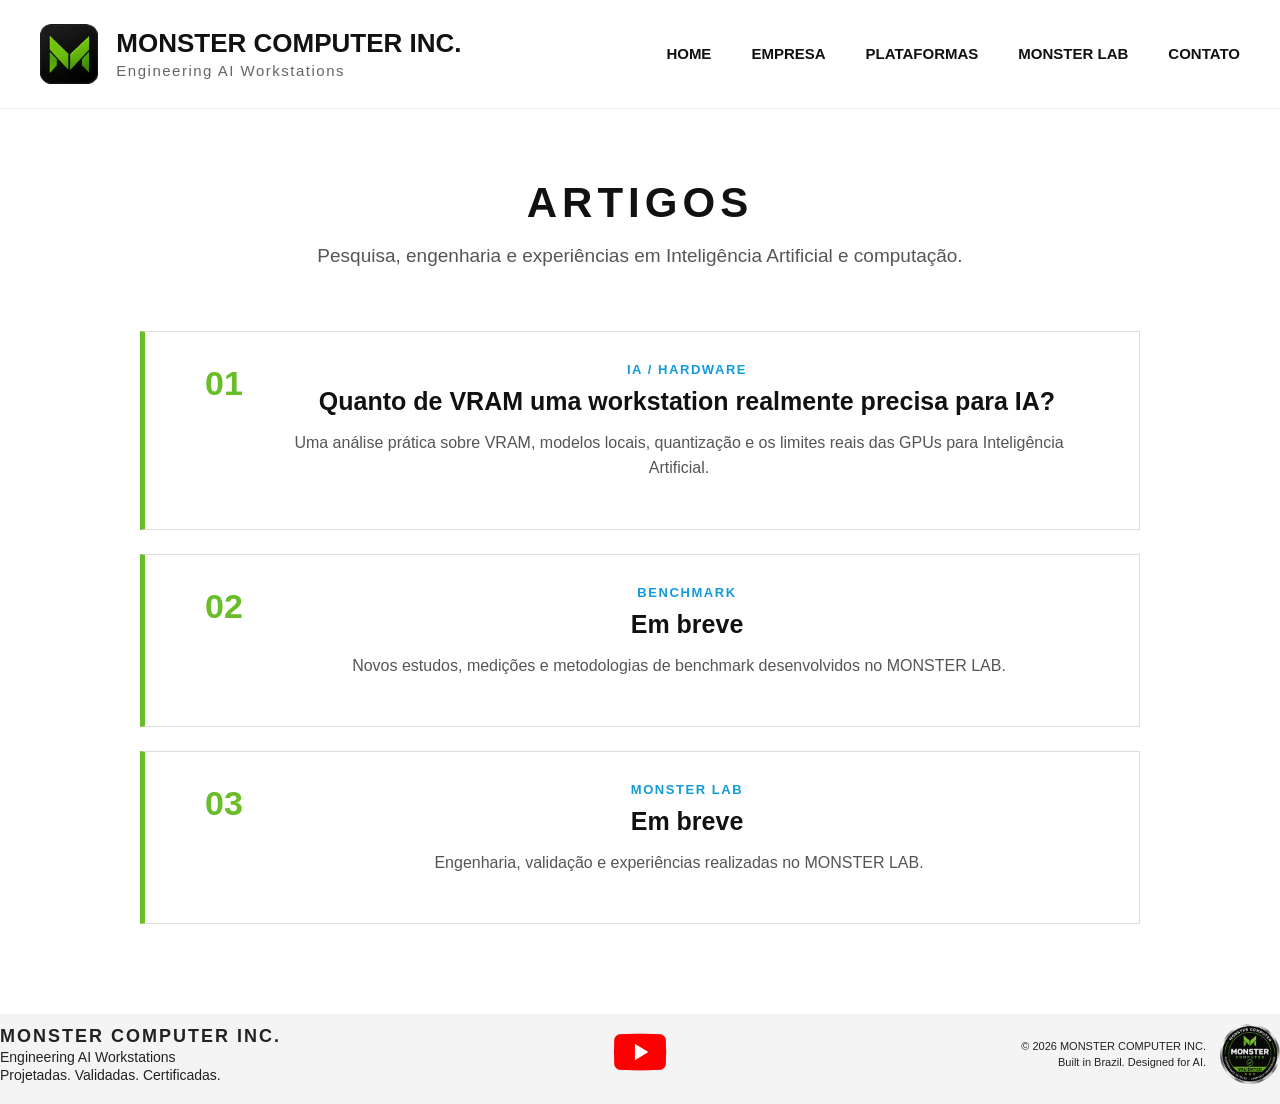
<file: artigos/index.html>
<!DOCTYPE html>
<html lang="pt-BR">

<head>

    <meta charset="UTF-8">

    <meta name="viewport"
          content="width=device-width, initial-scale=1.0">

    <title>
        Artigos | MONSTER COMPUTER INC.
    </title>

    <meta name="description"
          content="Artigos da MONSTER COMPUTER INC. sobre Inteligência Artificial, hardware, benchmarks, workstations e engenharia aplicada.">

    <link rel="canonical"
          href="https://monstercomputer.com.br/artigos/">

    <link rel="icon"
          type="image/png"
          href="../favicon/favicon.png">

    <link rel="stylesheet"
          href="../css/style.css">

    <link rel="stylesheet"
          href="../monsterlab/css/monsterlab.css">
    
    <link rel="stylesheet"
          href="artigos.css">

</head>


<body>


<!-- HEADER -->

<header>

    <div class="container">

        <div class="logo">

            <img src="../logo/monster-m.png"
                 alt="MONSTER COMPUTER INC.">

            <div class="logo-text">

                <span class="logo-title">
                    MONSTER COMPUTER INC.
                </span>

                <span class="logo-subtitle">
                    Engineering AI Workstations
                </span>

            </div>

        </div>

        <nav>

            <ul>

                <li>
                    <a href="/">HOME</a>
                </li>

                <li>
                    <a href="/empresa/">EMPRESA</a>
                </li>

                <li>
                    <a href="/platAformas">PLATAFORMAS</a>
                </li>

                <li>
                    <a href="/monsterlab/">MONSTER LAB</a>
                </li>

                <li>
                    <a href="/#contato">CONTATO</a>
                </li>

            </ul>

        </nav>

    </div>

</header>


<!-- CONTEÚDO -->

<main>

    <section class="articles-page">

        <div class="container">

            <div class="articles-header">

                <h1>ARTIGOS</h1>

                <p>
                    Pesquisa, engenharia e experiências
                    em Inteligência Artificial e computação.
                </p>

            </div>


            <div class="articles-list">


                <!-- ARTIGO 01 -->

                <a class="article-card"
                    href="01-ia-hardware">

                        <div class="article-number">
                            01
                        </div>

                        <div class="article-content">

                            <span class="article-category">
                                IA / HARDWARE
                            </span>

                            <h2>
                                Quanto de VRAM uma workstation realmente precisa para IA?
                            </h2>

                            <p>
                                Uma análise prática sobre VRAM, modelos locais, quantização e os limites reais das GPUs para Inteligência Artificial.
                            </p>

                        </div>

                </a>


                <!-- ARTIGO 02 -->

                <article class="article-card">

                    <div class="article-number">
                        02
                    </div>

                    <div class="article-content">

                        <span class="article-category">
                            BENCHMARK
                        </span>

                        <h2>
                            Em breve
                        </h2>

                        <p>
                            Novos estudos, medições e
                            metodologias de benchmark
                            desenvolvidos no MONSTER LAB.
                        </p>

                    </div>

                </article>


                <!-- ARTIGO 03 -->

                <article class="article-card">

                    <div class="article-number">
                        03
                    </div>

                    <div class="article-content">

                        <span class="article-category">
                            MONSTER LAB
                        </span>

                        <h2>
                            Em breve
                        </h2>

                        <p>
                            Engenharia, validação e experiências
                            realizadas no MONSTER LAB.
                        </p>

                    </div>

                </article>


            </div>

        </div>

    </section>

</main>


<!-- ASSINATURA -->

<footer class="footer">

    <div class="footer-content">

        <div class="footer-brand">

            <strong>
                MONSTER COMPUTER INC.
            </strong>

            <span>
                Engineering AI Workstations
            </span>

            <span>
                Projetadas. Validadas. Certificadas.
            </span>

        </div>


        <div class="footer-youtube">

            <a href="https://www.youtube.com/@MonsterComputerINC"
               target="_blank"
               rel="noopener noreferrer"
               aria-label="MONSTER COMPUTER no YouTube">

                <img src="../icons/youtube.png"
                     alt="YouTube">

            </a>

        </div>


        <div class="footer-signature">

            <div class="footer-text">

                <span>
                    © 2026 MONSTER COMPUTER INC.
                </span>

                <span>
                    Built in Brazil. Designed for AI.
                </span>

            </div>

            <img
                src="../logo/monster-seal.png"
                alt="MONSTER COMPUTER INC."
                class="footer-seal">

        </div>

    </div>

</footer>


</body>

</html>
</file>
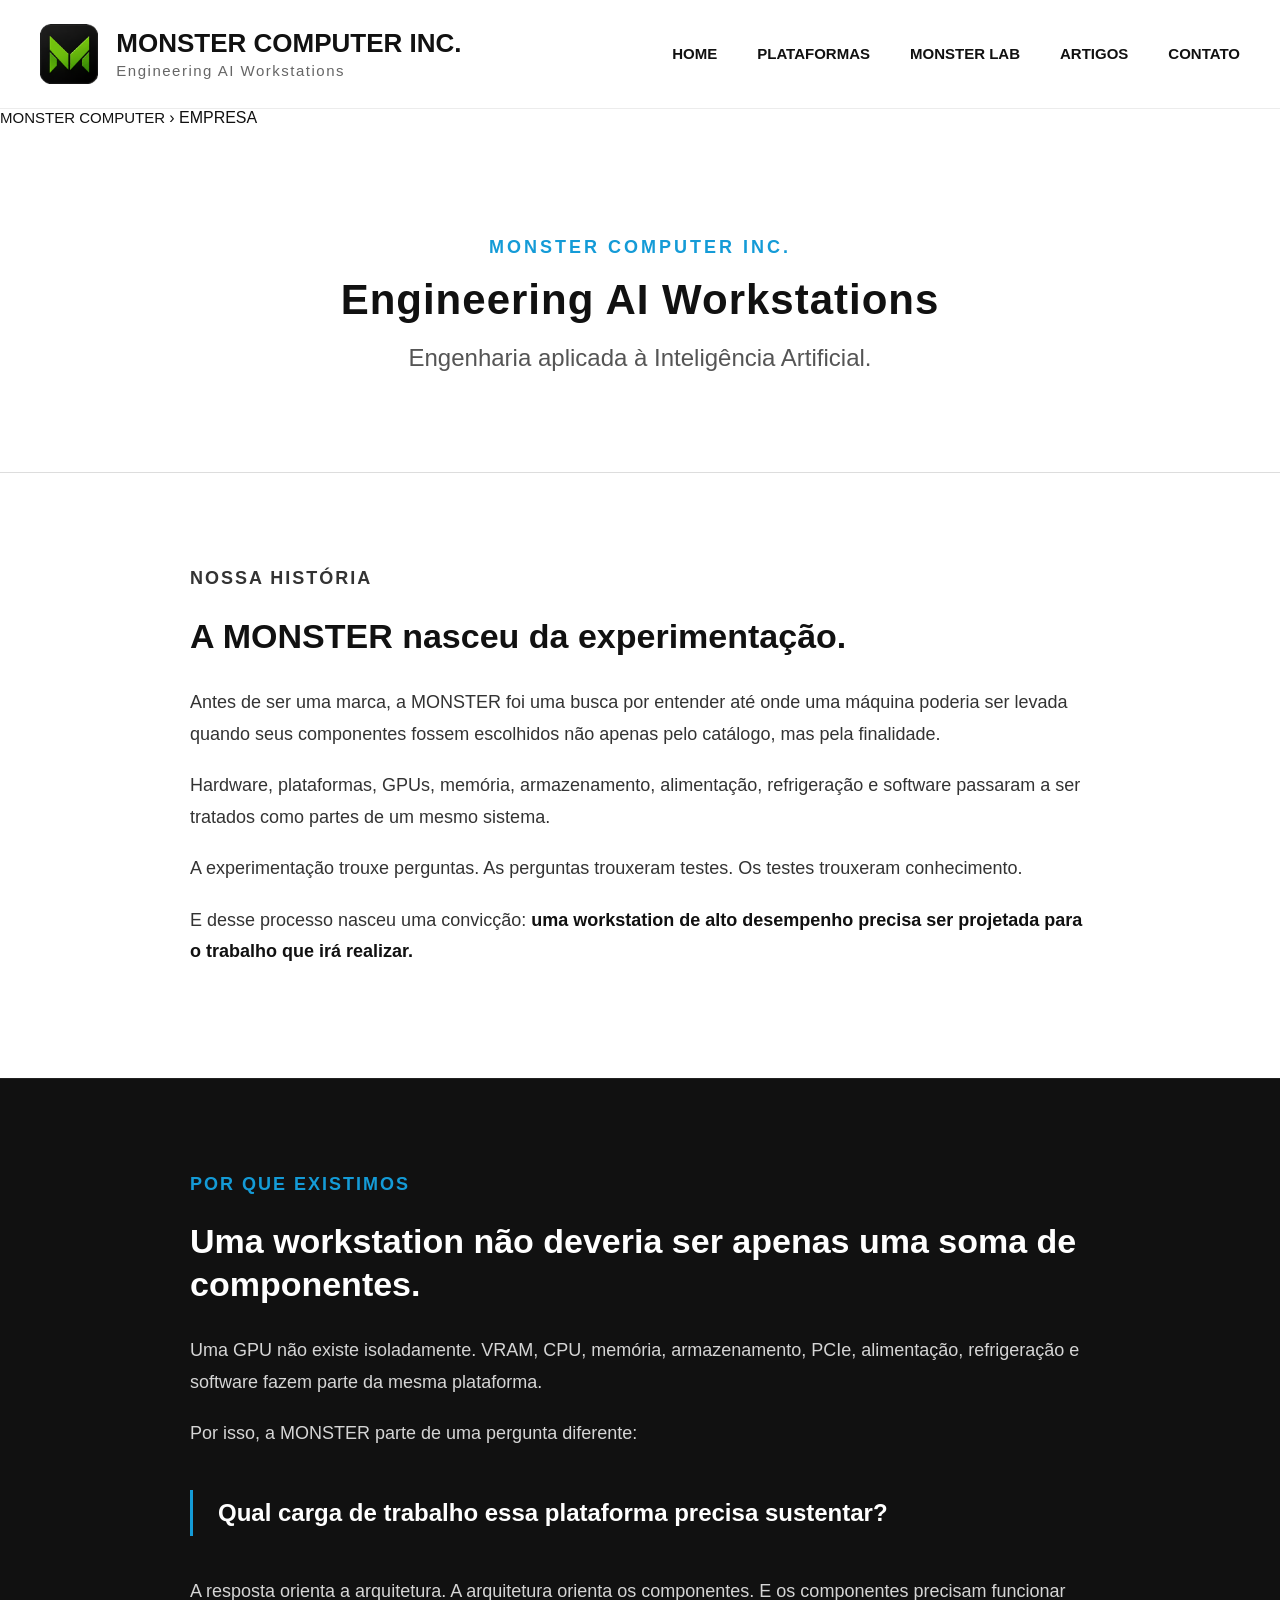
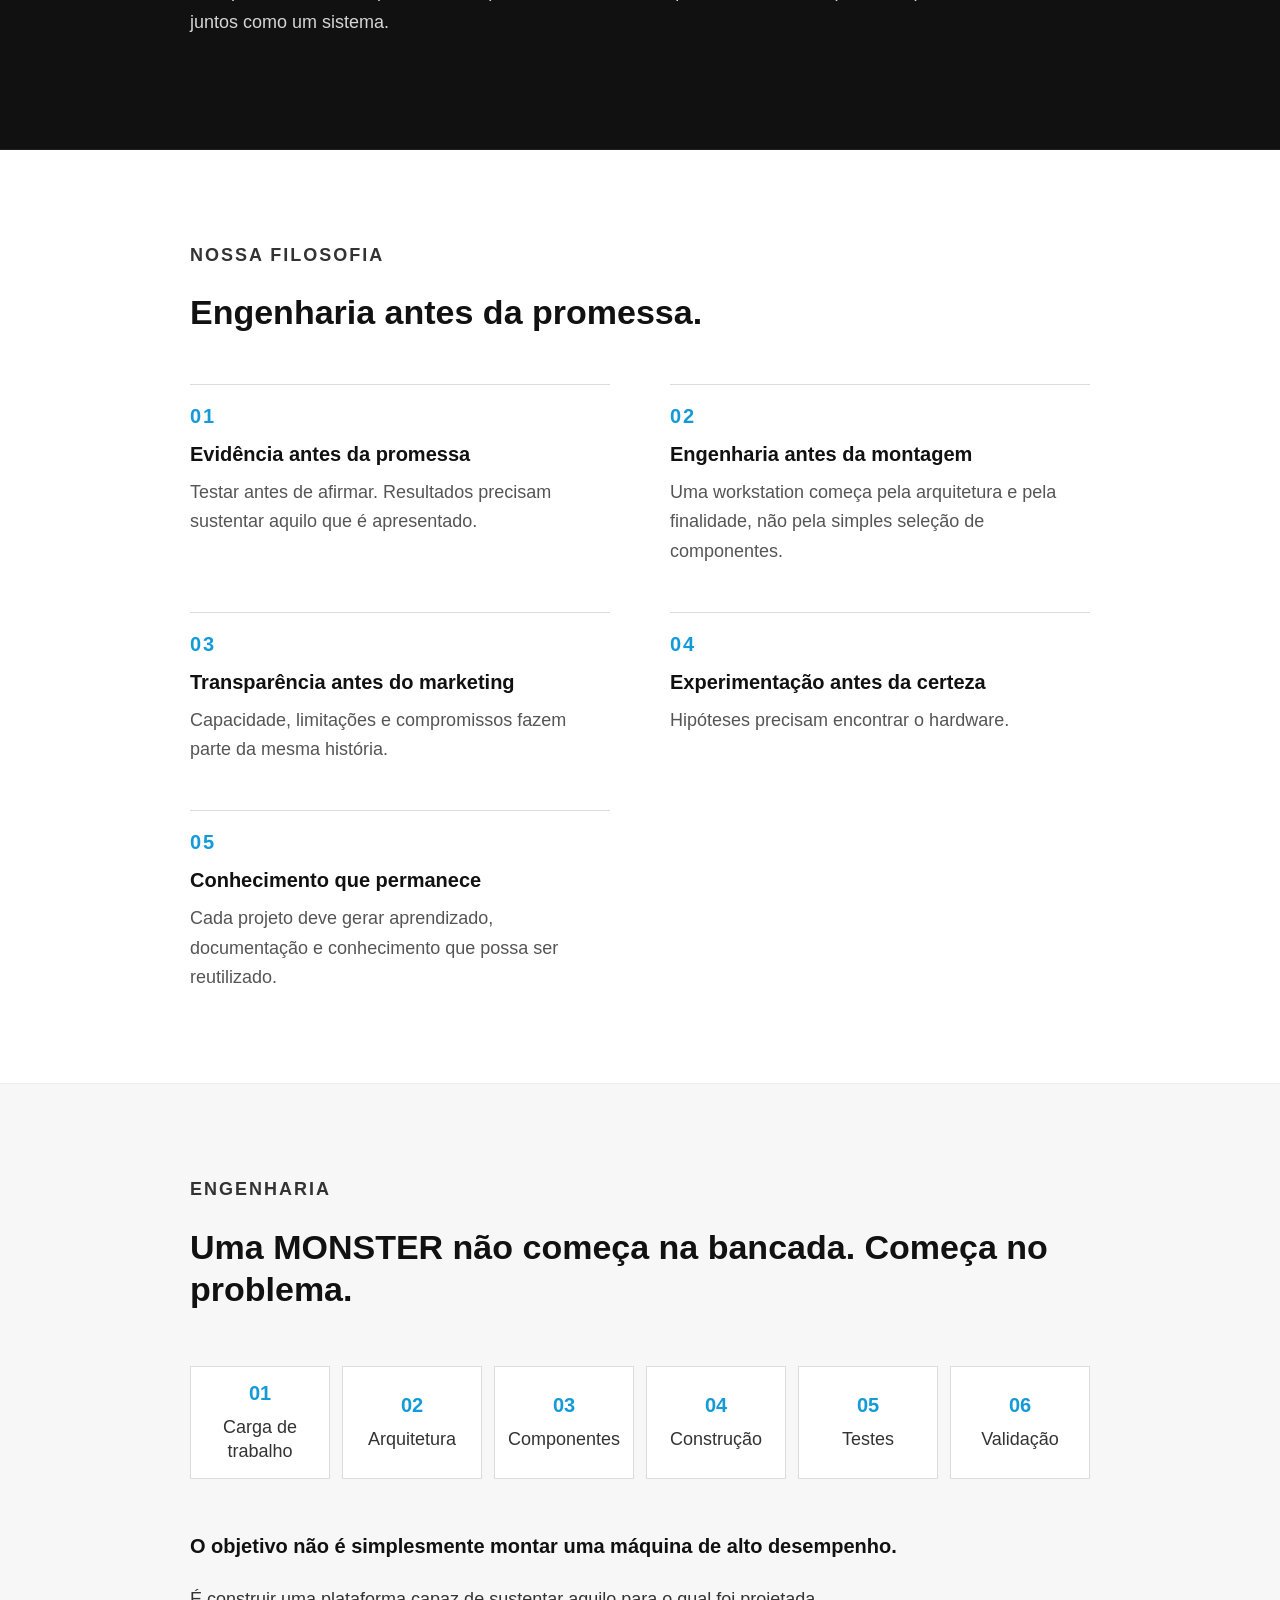
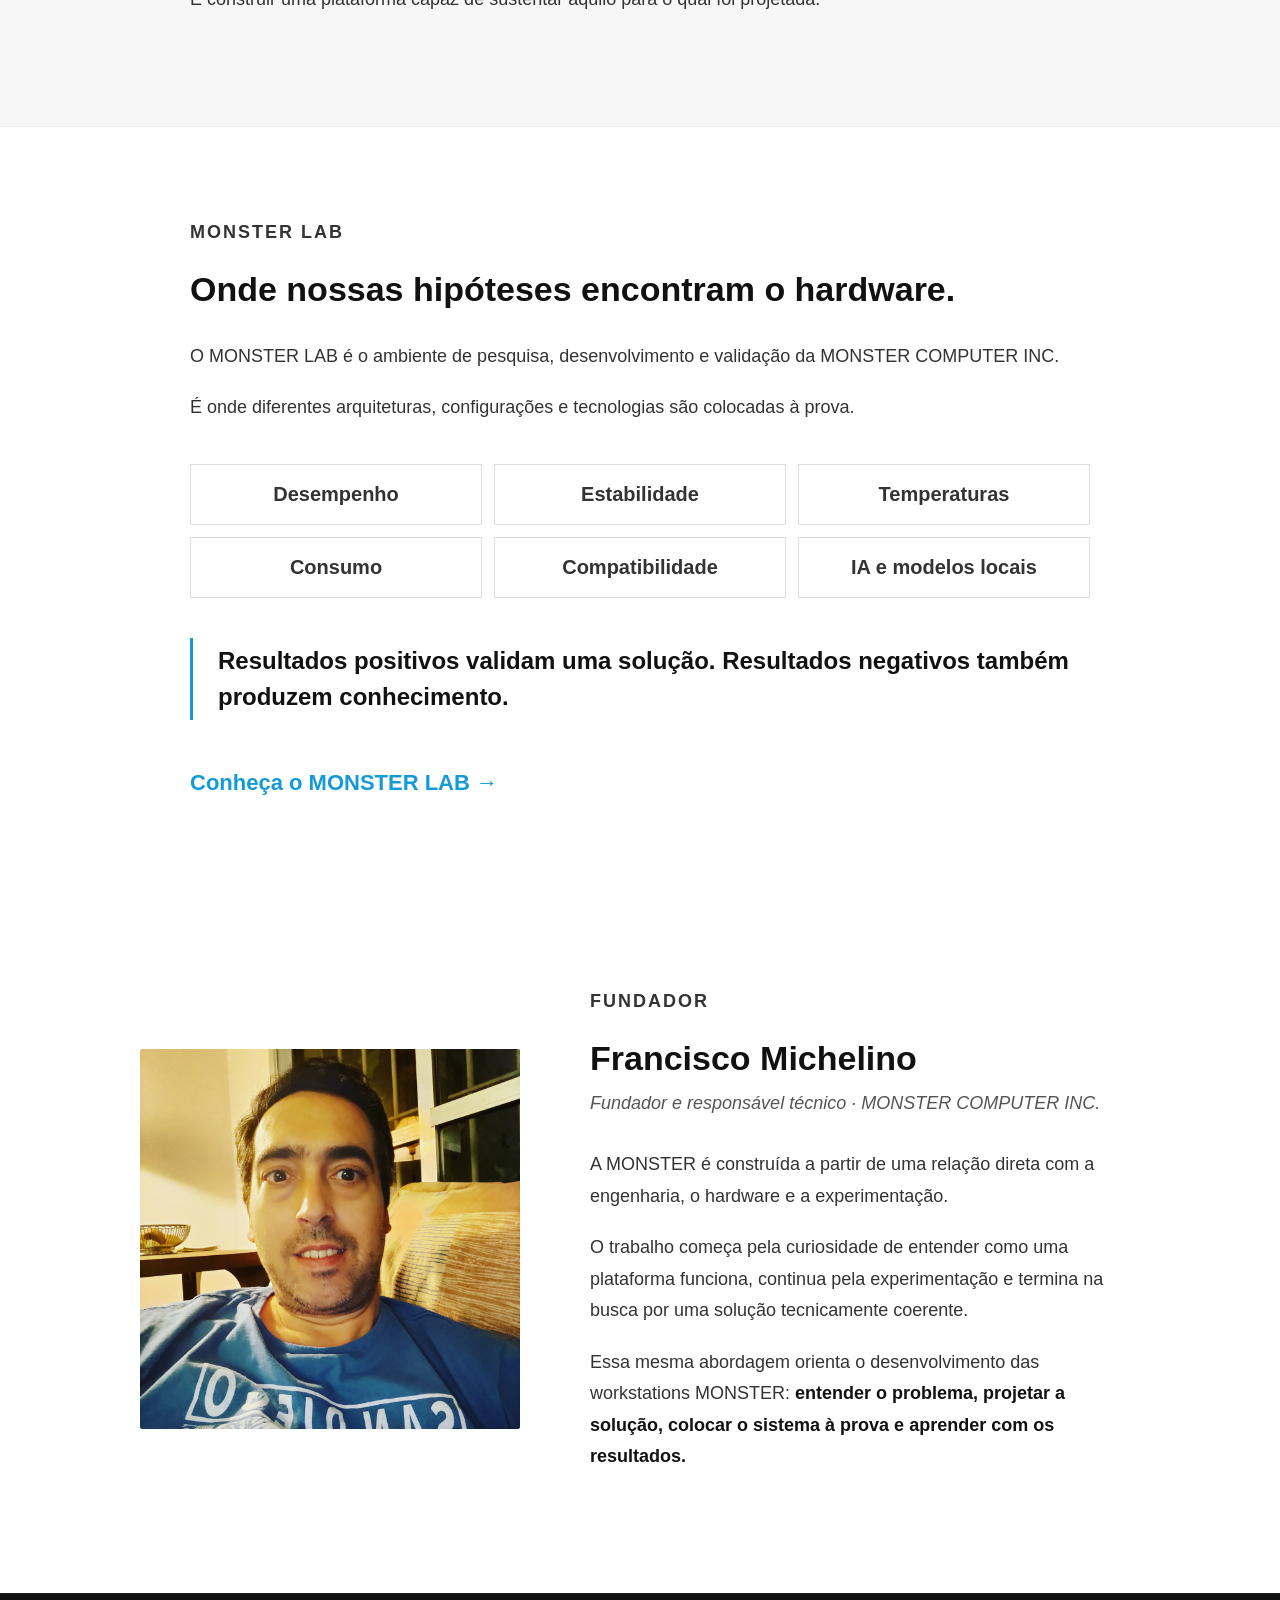
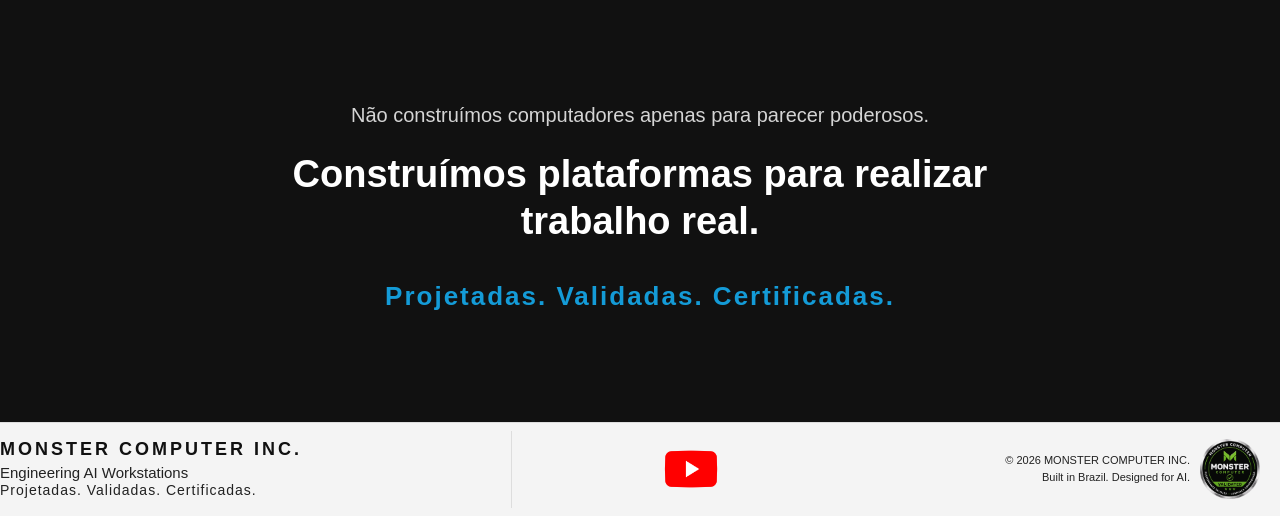
<file: empresa/index.html>
<!DOCTYPE html>
<html lang="pt-BR">

<head>

    <meta charset="UTF-8">

    <meta name="viewport"
          content="width=device-width, initial-scale=1.0">

    <title>
        Empresa | MONSTER COMPUTER INC.
    </title>

    <meta name="description"
          content="Conheça a MONSTER COMPUTER INC., sua filosofia de engenharia, o MONSTER LAB e a visão por trás de nossas workstations para Inteligência Artificial.">

    <link rel="canonical"
          href="https://monstercomputer.com.br/empresa/">

    <link rel="icon"
          type="image/png"
          href="../favicon/favicon.png">

    <link rel="stylesheet"
          href="../css/style.css">

    <link rel="stylesheet"
          href="css/empresa.css">

    <script type="application/ld+json">
    {
      "@context": "https://schema.org",
      "@type": "Organization",
      "name": "MONSTER COMPUTER INC.",
      "url": "https://monstercomputer.com.br/",
      "description": "Engenharia de workstations para Inteligência Artificial.",
      "founder": {
        "@type": "Person",
        "name": "Francisco Michelino"
      }
    }
    </script>

</head>


<body>


<main>


    <!-- ===========================
         HEADER
         =========================== -->

    <header>

        <div class="container">

            <div class="logo">

                <img src="../logo/monster-m.png"
                     alt="MONSTER COMPUTER INC.">

                <div class="logo-text">

                    <span class="logo-title">
                        MONSTER COMPUTER INC.
                    </span>

                    <span class="logo-subtitle">
                        Engineering AI Workstations
                    </span>

                </div>

            </div>


            <nav>

                <ul>

                    <li>
                        <a href="/">
                            <strong>HOME</strong>
                        </a>
                    </li>

                    <li>
                        <a href="/plataformas">
                            <strong>PLATAFORMAS</strong>
                        </a>
                    </li>

                    <li>
                        <a href="/monsterlab/">
                            <strong>MONSTER LAB</strong>
                        </a>
                    </li>

                    <li>
                       <a href="/artigos">
                            <strong>ARTIGOS</strong>
                       </a>
                    </li>

                    <li>
                        <a href="/#contato">
                            <strong>CONTATO</strong>
                        </a>
                    </li>

                </ul>

            </nav>

        </div>

    </header>


    <!-- ===========================
         BREADCRUMB
         =========================== -->

    <nav class="breadcrumb"
         aria-label="Navegação estrutural">

        <a href="../index.html">
            MONSTER COMPUTER
        </a>

        <span>›</span>

        <span>
            EMPRESA
        </span>

    </nav>


    <!-- ===========================
         HERO
         =========================== -->

    <section class="company-hero">

        <div class="company-hero-content">

            <p class="company-eyebrow">
                MONSTER COMPUTER INC.
            </p>

            <h1>
                Engineering AI Workstations
            </h1>

            <p class="company-hero-text">
                Engenharia aplicada à Inteligência Artificial.
            </p>

        </div>

    </section>


    <!-- ===========================
         NOSSA HISTÓRIA
         =========================== -->

    <section class="company-section">

        <div class="company-content">

            <p class="company-label">
                NOSSA HISTÓRIA
            </p>

            <h2>
                A MONSTER nasceu da experimentação.
            </h2>

            <p>
                Antes de ser uma marca, a MONSTER foi uma busca
                por entender até onde uma máquina poderia ser
                levada quando seus componentes fossem escolhidos
                não apenas pelo catálogo, mas pela finalidade.
            </p>

            <p>
                Hardware, plataformas, GPUs, memória, armazenamento,
                alimentação, refrigeração e software passaram a ser
                tratados como partes de um mesmo sistema.
            </p>

            <p>
                A experimentação trouxe perguntas.
                As perguntas trouxeram testes.
                Os testes trouxeram conhecimento.
            </p>

            <p>
                E desse processo nasceu uma convicção:
                <strong>
                    uma workstation de alto desempenho precisa
                    ser projetada para o trabalho que irá realizar.
                </strong>
            </p>

        </div>

    </section>


    <!-- ===========================
         POR QUE EXISTIMOS
         =========================== -->

    <section class="company-section company-section-dark">

        <div class="company-content">

            <p class="company-label">
                POR QUE EXISTIMOS
            </p>

            <h2>
                Uma workstation não deveria ser apenas
                uma soma de componentes.
            </h2>

            <p>
                Uma GPU não existe isoladamente.
                VRAM, CPU, memória, armazenamento, PCIe,
                alimentação, refrigeração e software fazem
                parte da mesma plataforma.
            </p>

            <p>
                Por isso, a MONSTER parte de uma pergunta
                diferente:
            </p>

            <blockquote>
                Qual carga de trabalho essa plataforma
                precisa sustentar?
            </blockquote>

            <p>
                A resposta orienta a arquitetura.
                A arquitetura orienta os componentes.
                E os componentes precisam funcionar juntos
                como um sistema.
            </p>

        </div>

    </section>


    <!-- ===========================
         NOSSA FILOSOFIA
         =========================== -->

    <section class="company-section">

        <div class="company-content">

            <p class="company-label">
                NOSSA FILOSOFIA
            </p>

            <h2>
                Engenharia antes da promessa.
            </h2>


            <div class="company-principles">


                <div class="company-principle">

                    <span>
                        01
                    </span>

                    <h3>
                        Evidência antes da promessa
                    </h3>

                    <p>
                        Testar antes de afirmar.
                        Resultados precisam sustentar
                        aquilo que é apresentado.
                    </p>

                </div>


                <div class="company-principle">

                    <span>
                        02
                    </span>

                    <h3>
                        Engenharia antes da montagem
                    </h3>

                    <p>
                        Uma workstation começa pela arquitetura
                        e pela finalidade, não pela simples
                        seleção de componentes.
                    </p>

                </div>


                <div class="company-principle">

                    <span>
                        03
                    </span>

                    <h3>
                        Transparência antes do marketing
                    </h3>

                    <p>
                        Capacidade, limitações e compromissos
                        fazem parte da mesma história.
                    </p>

                </div>


                <div class="company-principle">

                    <span>
                        04
                    </span>

                    <h3>
                        Experimentação antes da certeza
                    </h3>

                    <p>
                        Hipóteses precisam encontrar
                        o hardware.
                    </p>

                </div>


                <div class="company-principle">

                    <span>
                        05
                    </span>

                    <h3>
                        Conhecimento que permanece
                    </h3>

                    <p>
                        Cada projeto deve gerar aprendizado,
                        documentação e conhecimento que possa
                        ser reutilizado.
                    </p>

                </div>


            </div>

        </div>

    </section>


    <!-- ===========================
         ENGENHARIA
         =========================== -->

    <section class="company-section company-engineering">

        <div class="company-content">

            <p class="company-label">
                ENGENHARIA
            </p>

            <h2>
                Uma MONSTER não começa na bancada.
                Começa no problema.
            </h2>

            <div class="engineering-process">

                <div>
                    <strong>
                        01
                    </strong>

                    <span>
                        Carga de trabalho
                    </span>
                </div>

                <div>
                    <strong>
                        02
                    </strong>

                    <span>
                        Arquitetura
                    </span>
                </div>

                <div>
                    <strong>
                        03
                    </strong>

                    <span>
                        Componentes
                    </span>
                </div>

                <div>
                    <strong>
                        04
                    </strong>

                    <span>
                        Construção
                    </span>
                </div>

                <div>
                    <strong>
                        05
                    </strong>

                    <span>
                        Testes
                    </span>
                </div>

                <div>
                    <strong>
                        06
                    </strong>

                    <span>
                        Validação
                    </span>
                </div>

            </div>


            <p class="engineering-statement">
                O objetivo não é simplesmente montar uma máquina
                de alto desempenho.
            </p>

            <p>
                É construir uma plataforma capaz de sustentar
                aquilo para o qual foi projetada.
            </p>

        </div>

    </section>


    <!-- ===========================
         MONSTER LAB
         =========================== -->

    <section class="company-section">

        <div class="company-content">

            <p class="company-label">
                MONSTER LAB
            </p>

            <h2>
                Onde nossas hipóteses encontram o hardware.
            </h2>

            <p>
                O MONSTER LAB é o ambiente de pesquisa,
                desenvolvimento e validação da MONSTER COMPUTER INC.
            </p>

            <p>
                É onde diferentes arquiteturas, configurações
                e tecnologias são colocadas à prova.
            </p>


            <div class="lab-grid">

                <span>
                    Desempenho
                </span>

                <span>
                    Estabilidade
                </span>

                <span>
                    Temperaturas
                </span>

                <span>
                    Consumo
                </span>

                <span>
                    Compatibilidade
                </span>

                <span>
                    IA e modelos locais
                </span>

            </div>


            <blockquote>
                Resultados positivos validam uma solução.
                Resultados negativos também produzem conhecimento.
            </blockquote>

            <a class="company-link"
               href="../monsterlab/">
                Conheça o MONSTER LAB →
            </a>

        </div>

    </section>


    <!-- ===========================
         FUNDADOR
         =========================== -->

    <section class="company-section company-founder">

        <div class="company-founder-grid">


           <div class="company-founder-image">

                <a href="https://www.linkedin.com/in/monstercomputer"
                target="_blank"
                rel="noopener noreferrer"
                aria-label="Francisco Michelino no LinkedIn">

                    <img src="imagens/francisco-michelino.jpg"
                        alt="Francisco Michelino, fundador da MONSTER COMPUTER INC.">

                </a>

            </div>


            <div class="company-founder-content">

                <p class="company-label">
                    FUNDADOR
                </p>

                <h2>
                    Francisco Michelino
                </h2>

                <p class="company-founder-role">
                    <em>
                        Fundador e responsável técnico ·
                        MONSTER COMPUTER INC.
                    </em>
                </p>

                <p>
                    A MONSTER é construída a partir de uma relação
                    direta com a engenharia, o hardware e a
                    experimentação.
                </p>

                <p>
                    O trabalho começa pela curiosidade de entender
                    como uma plataforma funciona, continua pela
                    experimentação e termina na busca por uma
                    solução tecnicamente coerente.
                </p>

                <p>
                    Essa mesma abordagem orienta o desenvolvimento
                    das workstations MONSTER:
                    <strong>
                        entender o problema, projetar a solução,
                        colocar o sistema à prova e aprender
                        com os resultados.
                    </strong>
                </p>

            </div>

        </div>

    </section>


    <!-- ===========================
         FECHAMENTO
         =========================== -->

    <section class="company-closing">

        <p>
            Não construímos computadores apenas para parecer
            poderosos.
        </p>

        <h2>
            Construímos plataformas
            para realizar trabalho real.
        </h2>

        <strong>
            Projetadas. Validadas. Certificadas.
        </strong>

    </section>


<!-- ===========================
     FOOTER
     =========================== -->

<footer class="footer">

    <div class="footer-content">

        <div class="footer-brand">

            <strong>
                MONSTER COMPUTER INC.
            </strong>

            <span>
                Engineering AI Workstations
            </span>

            <span>
                Projetadas. Validadas. Certificadas.
            </span>

        </div>


        <div class="footer-youtube">

            <a href="https://www.youtube.com/@MonsterComputerINC"
               target="_blank"
               rel="noopener noreferrer"
               aria-label="MONSTER COMPUTER no YouTube">

                <img src="../icons/youtube.png"
                     alt="YouTube">

            </a>

        </div>


        <div class="footer-signature">

            <div class="footer-text">

                <span>
                    © 2026 MONSTER COMPUTER INC.
                </span>

                <span>
                    Built in Brazil. Designed for AI.
                </span>

            </div>

            <img src="../logo/monster-seal.png"
                 alt="MONSTER COMPUTER INC."
                 class="footer-seal">

        </div>

    </div>

</footer>

</main>


</body>

</html>
</file>
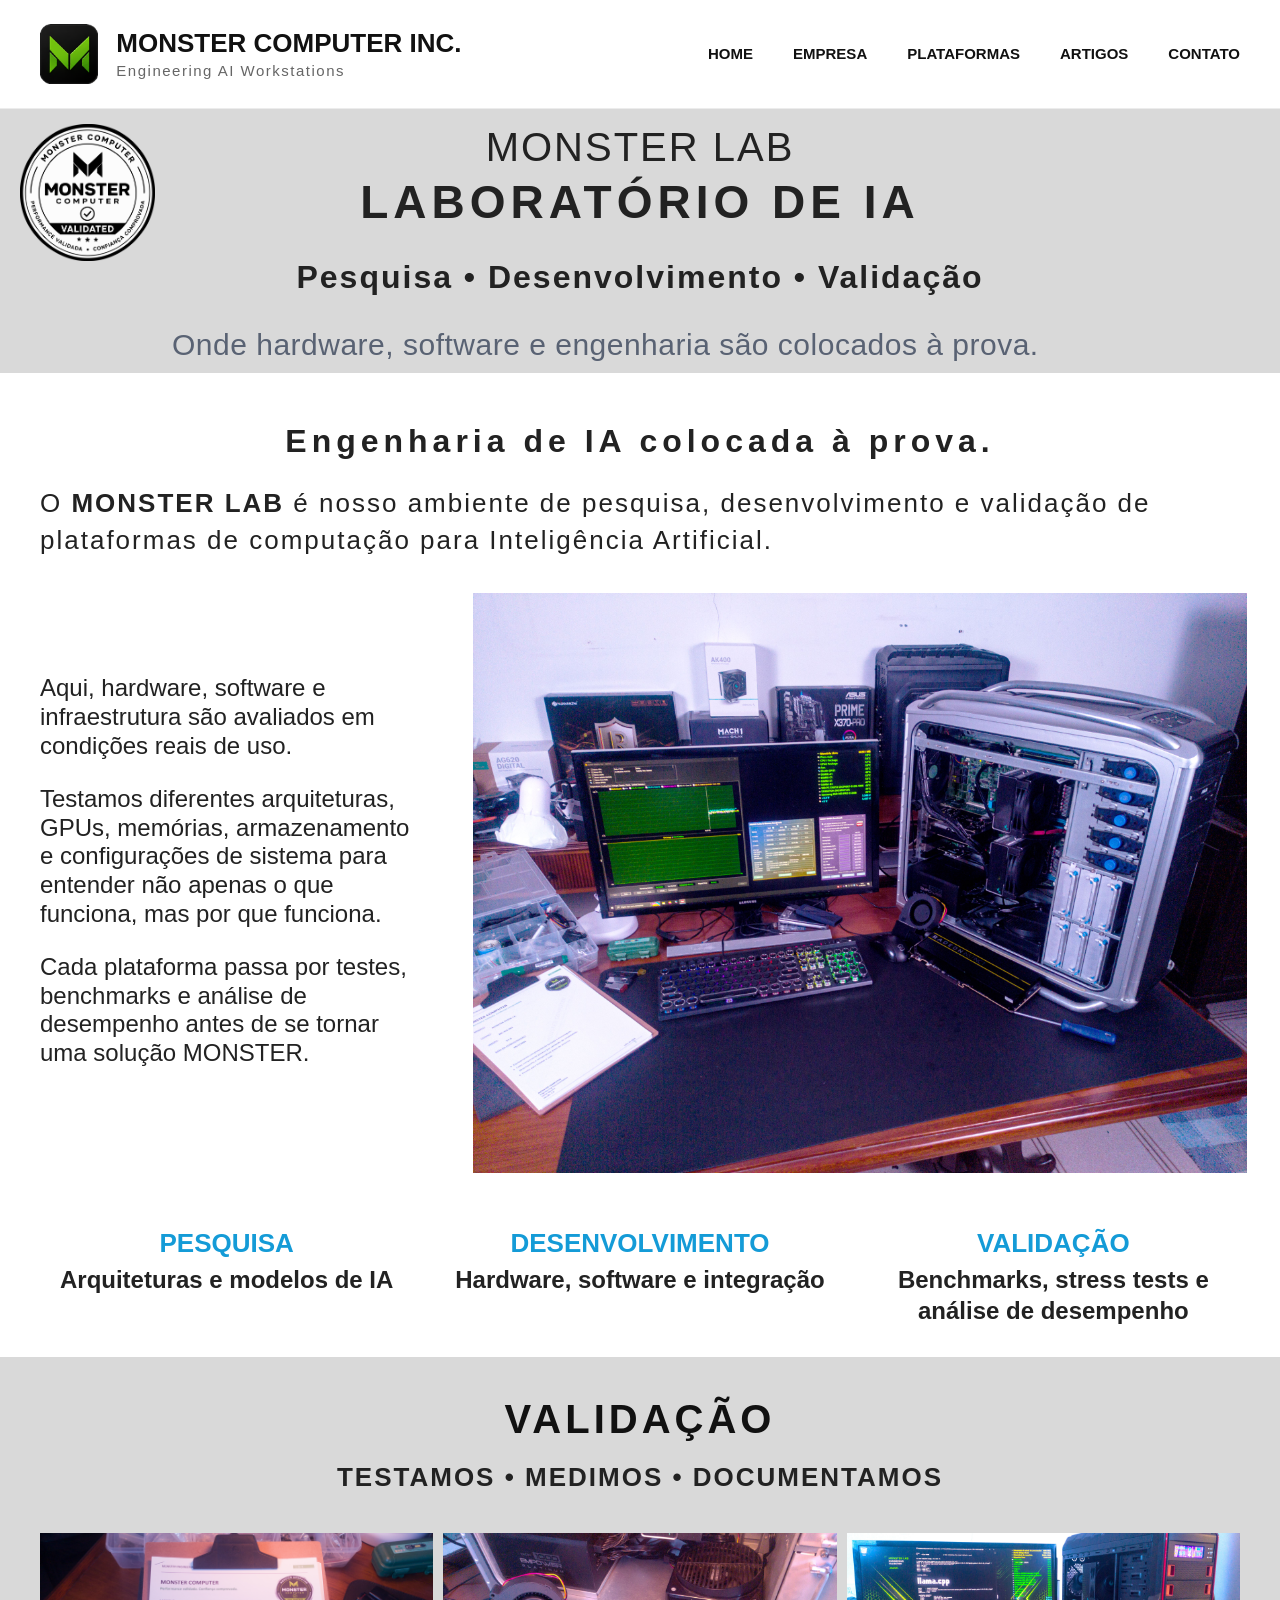
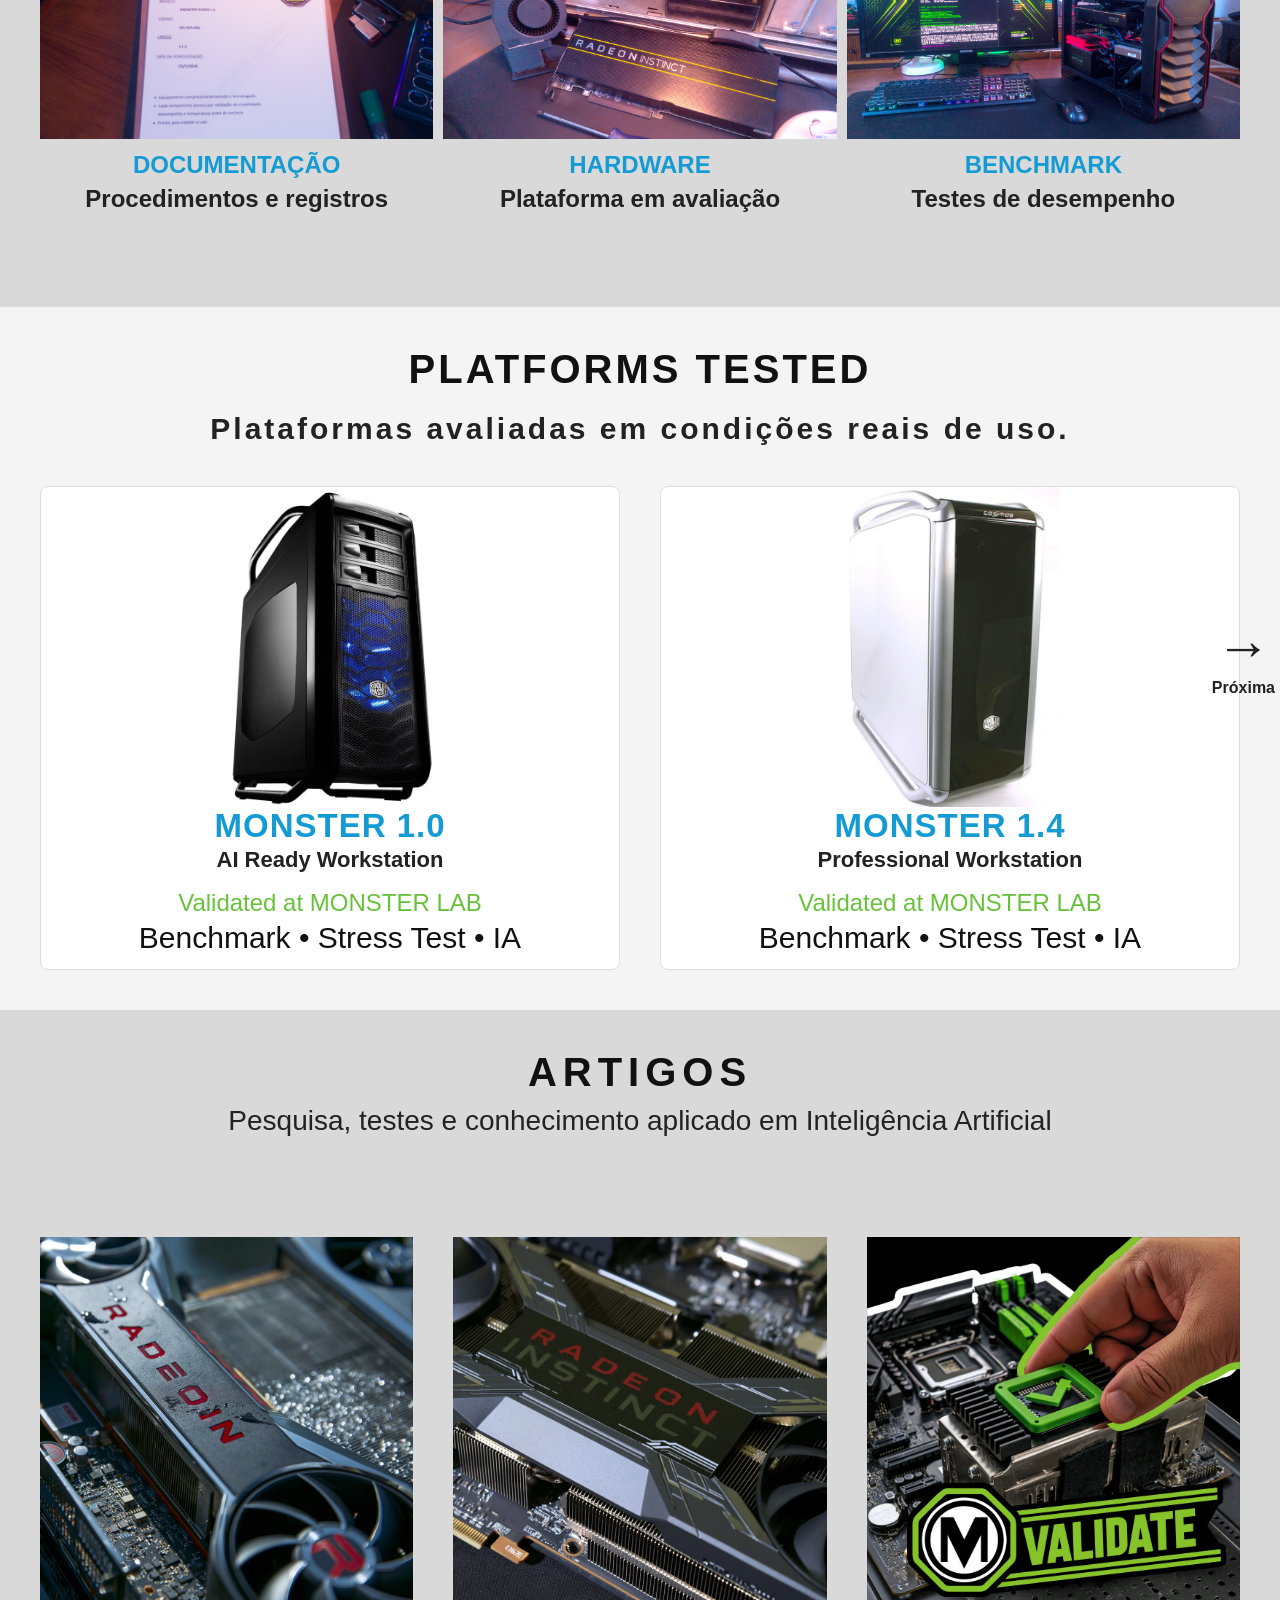
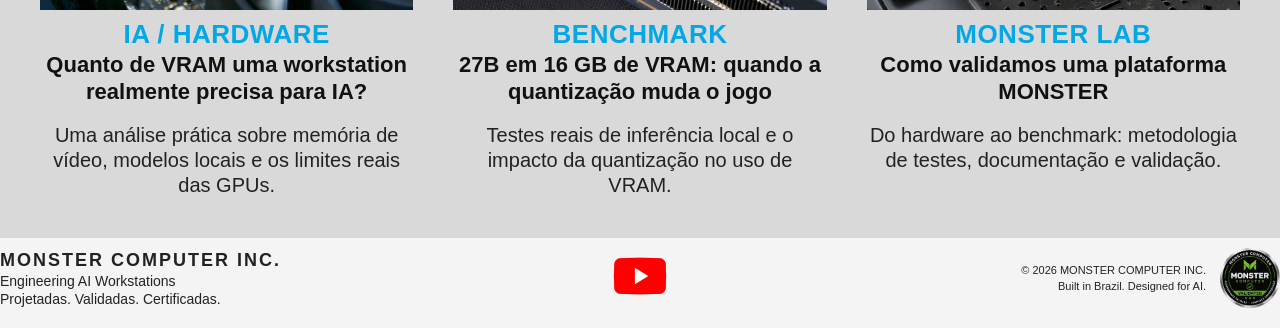
<file: monsterlab/index.html>
<!DOCTYPE html>
<html lang="pt-BR">

<head>
    <meta charset="UTF-8">
    <meta name="viewport" content="width=device-width, initial-scale=1.0">

    <title>MONSTER LAB | Pesquisa e Validação de IA</title>

    <meta name="description"
          content="MONSTER LAB é o laboratório de pesquisa, desenvolvimento e validação da MONSTER COMPUTER. Testamos hardware, software, GPUs, memória e plataformas de IA em condições reais de uso.">

    <link rel="canonical"
          href="https://monstercomputer.com.br/monsterlab/">

    <link rel="icon"
          type="image/png"
          href="../favicon/favicon.png">

    <link rel="stylesheet"
          href="../css/style.css">

    <link rel="stylesheet"
          href="css/monsterlab.css">
</head>

<body>

    <main>


        <!-- HEADER -->
<header>

    <div class="container">

        <div class="logo">

            <img src="../logo/monster-m.png"
                 alt="MONSTER COMPUTER INC.">

            <div class="logo-text">

                <span class="logo-title">
                    MONSTER COMPUTER INC.
                </span>

                <span class="logo-subtitle">
                    Engineering AI Workstations
                </span>

            </div>

        </div>

        <nav>

            <ul>

                <li>
                    <a href="/">HOME</a>
                </li>

                <li><a href="/empresa">EMPRESA</a></li>

                <li>
                    <a href="/plataformas">PLATAFORMAS</a>
                </li>

                <li>
                    <a href="/artigos">ARTIGOS</a>
                </li>

                <li>
                    <a href="/#contato">CONTATO</a>
                </li>

            </ul>

        </nav>

    </div>

</header>
        
        <!-- HERO -->
        <section class="hero">

    <div class="container">

        <img src="../monsterlab/assets/hero/seal-bw.png" alt="MONSTER LAB" class="hero-logo">

        <div class="hero-content">

            <h1>MONSTER LAB</h1>

            <h2>LABORATÓRIO DE IA</h2>

            <p class="hero-subtitle">
                Pesquisa • Desenvolvimento • Validação
            </p>

            <p class="hero-description">
            Onde hardware, software e engenharia são colocados à prova.
            </p>

        </div>

    </div>

</section>


        <!-- MONSTER LAB -->
        <section class="lab">

    <div class="container">

        <div class="lab-header">

            <p>
                Engenharia de IA colocada à prova.
            </p>

        </div>


        <div class="lab-intro">

            <p>
                O <strong>MONSTER LAB</strong> é nosso ambiente de pesquisa,
                desenvolvimento e validação de plataformas de
                computação para Inteligência Artificial.
            </p>

        </div>


        <div class="lab-main">

            <div class="lab-text">

                <p>
                    Aqui, hardware, software e infraestrutura
                    são avaliados em condições reais de uso.
                </p>

                <p>
                    Testamos diferentes arquiteturas, GPUs,
                    memórias, armazenamento e configurações de
                    sistema para entender não apenas o que
                    funciona, mas por que funciona.
                </p>

                <p>
                    Cada plataforma passa por testes,
                    benchmarks e análise de desempenho antes
                    de se tornar uma solução MONSTER.
                </p>

            </div>


            <div class="lab-image">

                <img
                    src="assets/lab/lab2.jpg"
                    alt="Ambiente de testes do MONSTER LAB"
                >

            </div>

        </div>


        <div class="lab-pillars">

            <div>
                <h3>PESQUISA</h3>
                <p>Arquiteturas e modelos de IA</p>
            </div>

            <div>
                <h3>DESENVOLVIMENTO</h3>
                <p>Hardware, software e integração</p>
            </div>

            <div>
                <h3>VALIDAÇÃO</h3>
                <p>Benchmarks, stress tests e análise de desempenho</p>
            </div>

        </div>

    </div>

</section>


        <!-- VALIDAÇÃO -->
<section class="validation">

    <div class="container">

        <h2>VALIDAÇÃO</h2>

        <p class="validation-subtitle">
            TESTAMOS • MEDIMOS • DOCUMENTAMOS
        </p>

        <div class="validation-grid">

            <article class="validation-card">

                <img src="assets/validation/doc.jpg"
                     alt="Documentação de testes MONSTER LAB">

                <h3><strong>DOCUMENTAÇÃO</strong></h3>

                <p>Procedimentos e registros</p>

            </article>

            <article class="validation-card">

                <img src="assets/validation/hardware2.jpg"
                     alt="Hardware em avaliação no MONSTER LAB">

                <h3><strong>HARDWARE</strong></h3>

                <p>Plataforma em avaliação</p>

            </article>

            <article class="validation-card">

                <img src="assets/validation/bench2.jpg"
                     alt="Benchmark realizado no MONSTER LAB">

                <h3><strong>BENCHMARK</strong></h3>

                <p>Testes de desempenho</p>

            </article>

        </div>

    </div>

</section>


       <!-- PLATFORMS TESTED -->
<section class="platforms">

    <div class="container">

        <h2>PLATFORMS TESTED</h2>

        <p class="platforms-subtitle">
            Plataformas avaliadas em condições reais de uso.
        </p>

        <div class="platforms-grid" id="platformsGrid">

            <article class="platform-card">

                <img src="assets/platforms/ryz1.png"
                     alt="MONSTER 1.0 - AI Ready Workstation">

                <h3><strong>MONSTER 1.0</strong></h3>

                <h4>AI Ready Workstation</h4>

                <p class="platform-status">
                    Validated at MONSTER LAB
                </p>

                <p class="platform-tests">
                    Benchmark • Stress Test • IA
                </p>

            </article>

            <article class="platform-card">

                <img src="assets/platforms/wsb1.webp"
                     alt="MONSTER 1.4 - Professional Workstation">

                <h3><strong>MONSTER 1.4</strong></h3>

                <h4>Professional Workstation</h4>

                <p class="platform-status">
                    Validated at MONSTER LAB
                </p>

                <p class="platform-tests">
                    Benchmark • Stress Test • IA
                </p>

            </article>

        </div>

        <button class="platform-next" type="button">
            <span>→</span>
            <small>Próxima</small>
        </button>

    </div>

</section>


         <!-- ARTIGOS -->
        <section class="articles" id="articles">

<div class="container">

    <h2>ARTIGOS</h2>

    <p class="articles-subtitle">
        Pesquisa, testes e conhecimento aplicado
        em Inteligência Artificial
    </p>

    <div class="articles-grid">


    <!-- ARTIGO 01 -->
    <article class="article-card">

        <a href="/artigos/01-ia-hardware/index.html">

            <img src="assets/articles/ia-hardware.webp"
                 alt="IA e hardware">

            <div class="article-content">

                <h3>IA / HARDWARE</h3>

                <h4>
                    Quanto de VRAM uma workstation realmente precisa para IA?
                </h4>

                <p>
                    Uma análise prática sobre memória de vídeo,
                    modelos locais e os limites reais das GPUs.
                </p>

            </div>

        </a>

    </article>


    <!-- ARTIGO 02 -->
    <article class="article-card">

        <a href="/artigos/02-benchmark/index.html">

            <img src="/artigos/02-benchmark/imagens/benchmark.webp"
                 alt="Benchmark de inteligência artificial">

            <div class="article-content">

                <h3>BENCHMARK</h3>

                <h4>
                    27B em 16 GB de VRAM: quando a quantização muda o jogo
                </h4>

                <p>
                    Testes reais de inferência local e o impacto
                    da quantização no uso de VRAM.
                </p>

            </div>

        </a>

    </article>


    <!-- ARTIGO 03 -->
    <article class="article-card">

        <a href="/artigos/03-monster-lab/imagens/monsterlab.webp">

            <img src="assets/articles/monsterlab.png"
                 alt="Validação de plataforma MONSTER LAB">

            <div class="article-content">

                <h3>MONSTER LAB</h3>

                <h4>
                    Como validamos uma plataforma MONSTER
                </h4>

                <p>
                    Do hardware ao benchmark: metodologia de testes,
                    documentação e validação.
                </p>

            </div>

        </a>

    </article>


</div>
</div>

        </section>

    </main>


    <!-- ASSINATURA -->
<footer class="footer">

    <div class="footer-content">

        <div class="footer-brand">
            <strong>MONSTER COMPUTER INC.</strong>
            <span>Engineering AI Workstations</span>
            <span>Projetadas. Validadas. Certificadas.</span>
        </div>

        <div class="footer-youtube">
            <a href="https://www.youtube.com/@MonsterComputerINC" 
               target="_blank"
               rel="noopener noreferrer"
               aria-label="MONSTER COMPUTER no YouTube"
            >
            <img src="../icons/youtube.png" alt="YouTube">
            </a>
        </div>

        <div class="footer-signature">

            <div class="footer-text">
                <span>© 2026 MONSTER COMPUTER INC.</span>
                <span>Built in Brazil. Designed for AI.</span>
            </div>

            <img
                src="../logo/monster-seal.png"
                alt="MONSTER COMPUTER INC."
                class="footer-seal"
            >

        </div>

    </div>

</footer>

<script src="js/monsterlab.js"></script>

</body>

</html>
</file>
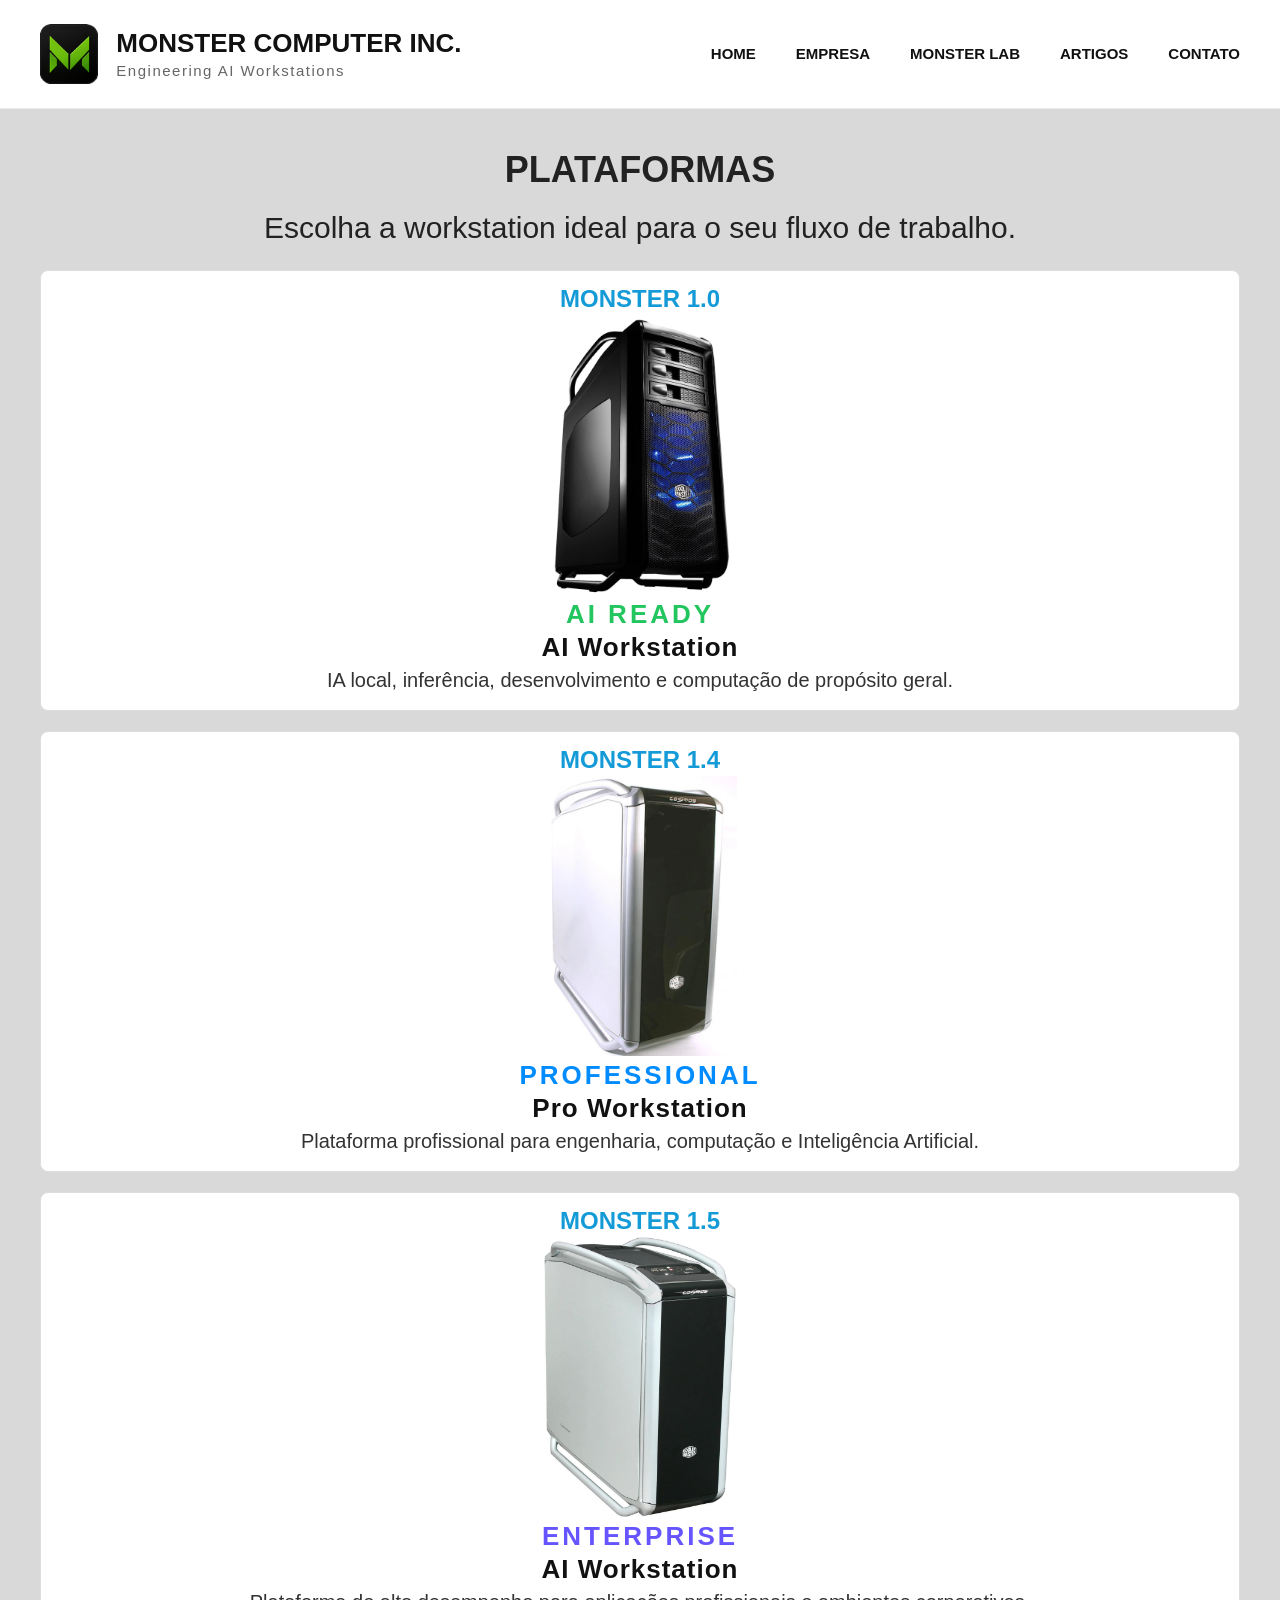
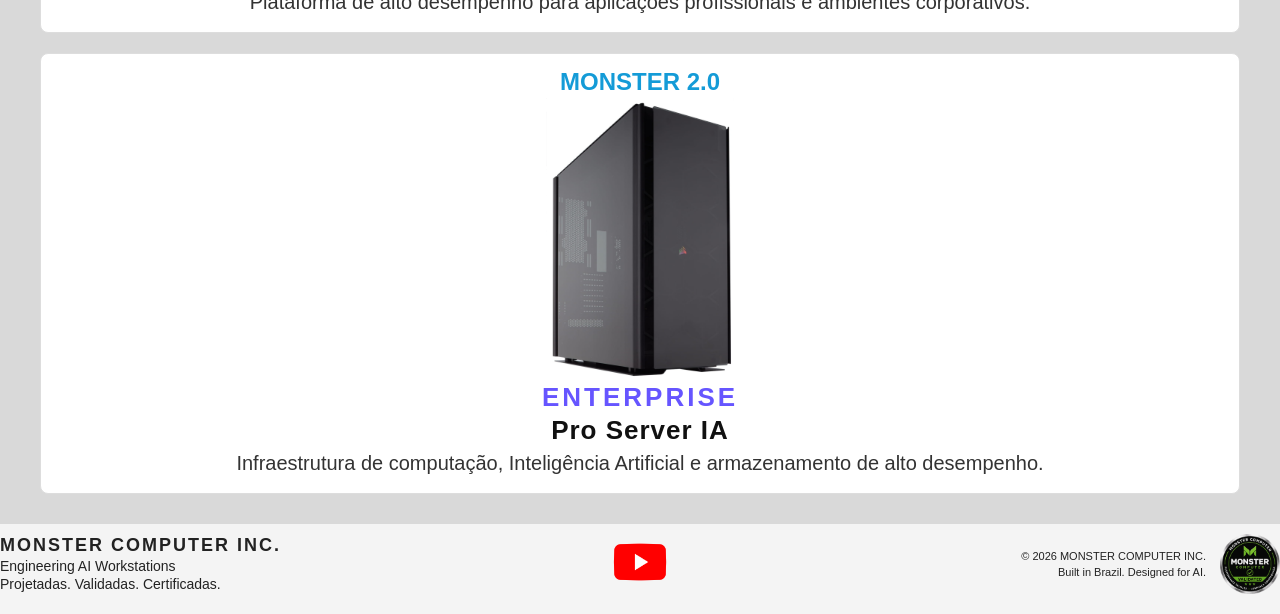
<file: plataformas/index.html>
<!DOCTYPE html>
<html lang="pt-BR">

<head>

    <meta charset="UTF-8">

    <meta name="viewport"
          content="width=device-width, initial-scale=1.0">

    <title>
        Plataformas | MONSTER COMPUTER INC.
    </title>

    <meta name="description"
          content="Plataformas MONSTER COMPUTER INC. Projetadas, validadas e certificadas para Inteligência Artificial, engenharia e computação profissional.">

    <link rel="canonical"
          href="https://monstercomputer.com.br/plataformas/">

    <link rel="icon"
          type="image/png"
          href="../favicon/favicon.png">

    <link rel="stylesheet"
          href="../css/style.css">

    <link rel="stylesheet"
          href="../monsterlab/css/monsterlab.css">

    <link rel="stylesheet"
          href="plataformas.css">

</head>


<body>


<!-- HEADER -->

<header>

    <div class="container">

        <div class="logo">

            <img src="../logo/monster-m.png"
                 alt="MONSTER COMPUTER INC.">

            <div class="logo-text">

                <span class="logo-title">
                    MONSTER COMPUTER INC.
                </span>

                <span class="logo-subtitle">
                    Engineering AI Workstations
                </span>

            </div>

        </div>


        <nav>

            <ul>

                <li>
                    <a href="/">HOME</a>
                </li>

                <li>
                    <a href="/empresa/">EMPRESA</a>
                </li>

                <li>
                    <a href="/monsterlab/">MONSTER LAB</a>
                </li>

                <li>
                    <a href="/artigos/">ARTIGOS</a>
                </li>

                <li>
                    <a href="/#contato">CONTATO</a>
                </li>

            </ul>

        </nav>

    </div>

</header>


<!-- CONTEÚDO -->

<main>

    <section class="platforms-page">

        <div class="container">

            <div class="platforms-header">

                <h1>
                    PLATAFORMAS
                </h1>

                <p>
                    Escolha a workstation ideal para o seu fluxo de trabalho.
                </p>

            </div>


            <div class="platforms-list">


                <!-- MONSTER 1.0 -->

                <a class="platform-card"
                   href="monster10/">

                        <h2>
                            MONSTER 1.0
                        </h2>

                    <img
                        src="/plataformas/assets/ryz1.png"
                        alt="MONSTER 1.0 AI Ready Workstation">

                    <div class="platform-content">

                        <span class="platform-category ai-ready">
                            AI READY
                        </span>

                        <h3>
                            AI Workstation
                        </h3>

                        <p>
                            IA local, inferência,
                            desenvolvimento e computação
                            de propósito geral.
                        </p>

                    </div>

                </a>


                <!-- MONSTER 1.4 -->

                <a class="platform-card"
                   href="monster14/">

                        <h2>
                            MONSTER 1.4
                        </h2>

                    <img
                        src="/plataformas/assets/wsb1.webp"
                        alt="MONSTER 1.4 Professional Workstation">

                    <div class="platform-content">

                        <span class="platform-category professional">
                            PROFESSIONAL
                        </span>

                        <h3>
                            Pro Workstation
                        </h3>

                        <p>
                            Plataforma profissional para
                            engenharia, computação e
                            Inteligência Artificial.
                        </p>

                    </div>

                </a>


                <!-- MONSTER 1.5 -->

                <a class="platform-card"
                   href="monster15/">

                        <h2>
                            MONSTER 1.5
                        </h2>

                    <img
                        src="/plataformas/assets/wsp1.png"
                        alt="MONSTER 1.5 Enterprise AI Workstation">

                    <div class="platform-content">

                        <span class="platform-category enterprise">
                            ENTERPRISE
                        </span>

                        <h3>
                            AI Workstation
                        </h3>

                        <p>
                            Plataforma de alto desempenho
                            para aplicações profissionais
                            e ambientes corporativos.
                        </p>

                    </div>

                </a>


                <!-- MONSTER 2.0 -->

                <a class="platform-card"
                   href="monster20/">

                        <h2>
                            MONSTER 2.0
                        </h2>

                    <img
                        src="/plataformas/assets/srv1.png"
                        alt="MONSTER 2.0 Pro Server IA">

                    <div class="platform-content">

                        <span class="platform-category enterprise">
                            ENTERPRISE
                        </span>

                        <h3>
                            Pro Server IA
                        </h3>

                        <p>
                            Infraestrutura de computação,
                            Inteligência Artificial e
                            armazenamento de alto desempenho.
                        </p>

                    </div>

                </a>


            </div>

        </div>

    </section>

</main>


<!-- ASSINATURA -->

<footer class="footer">

    <div class="footer-content">

        <div class="footer-brand">

            <strong>
                MONSTER COMPUTER INC.
            </strong>

            <span>
                Engineering AI Workstations
            </span>

            <span>
                Projetadas. Validadas. Certificadas.
            </span>

        </div>


        <div class="footer-youtube">

            <a href="https://www.youtube.com/@MonsterComputerINC"
               target="_blank"
               rel="noopener noreferrer"
               aria-label="MONSTER COMPUTER no YouTube">

                <img src="../icons/youtube.png"
                     alt="YouTube">

            </a>

        </div>


        <div class="footer-signature">

            <div class="footer-text">

                <span>
                    © 2026 MONSTER COMPUTER INC.
                </span>

                <span>
                    Built in Brazil. Designed for AI.
                </span>

            </div>

            <img
                src="../logo/monster-seal.png"
                alt="MONSTER COMPUTER INC."
                class="footer-seal">

        </div>

    </div>

</footer>


</body>

</html>
</file>
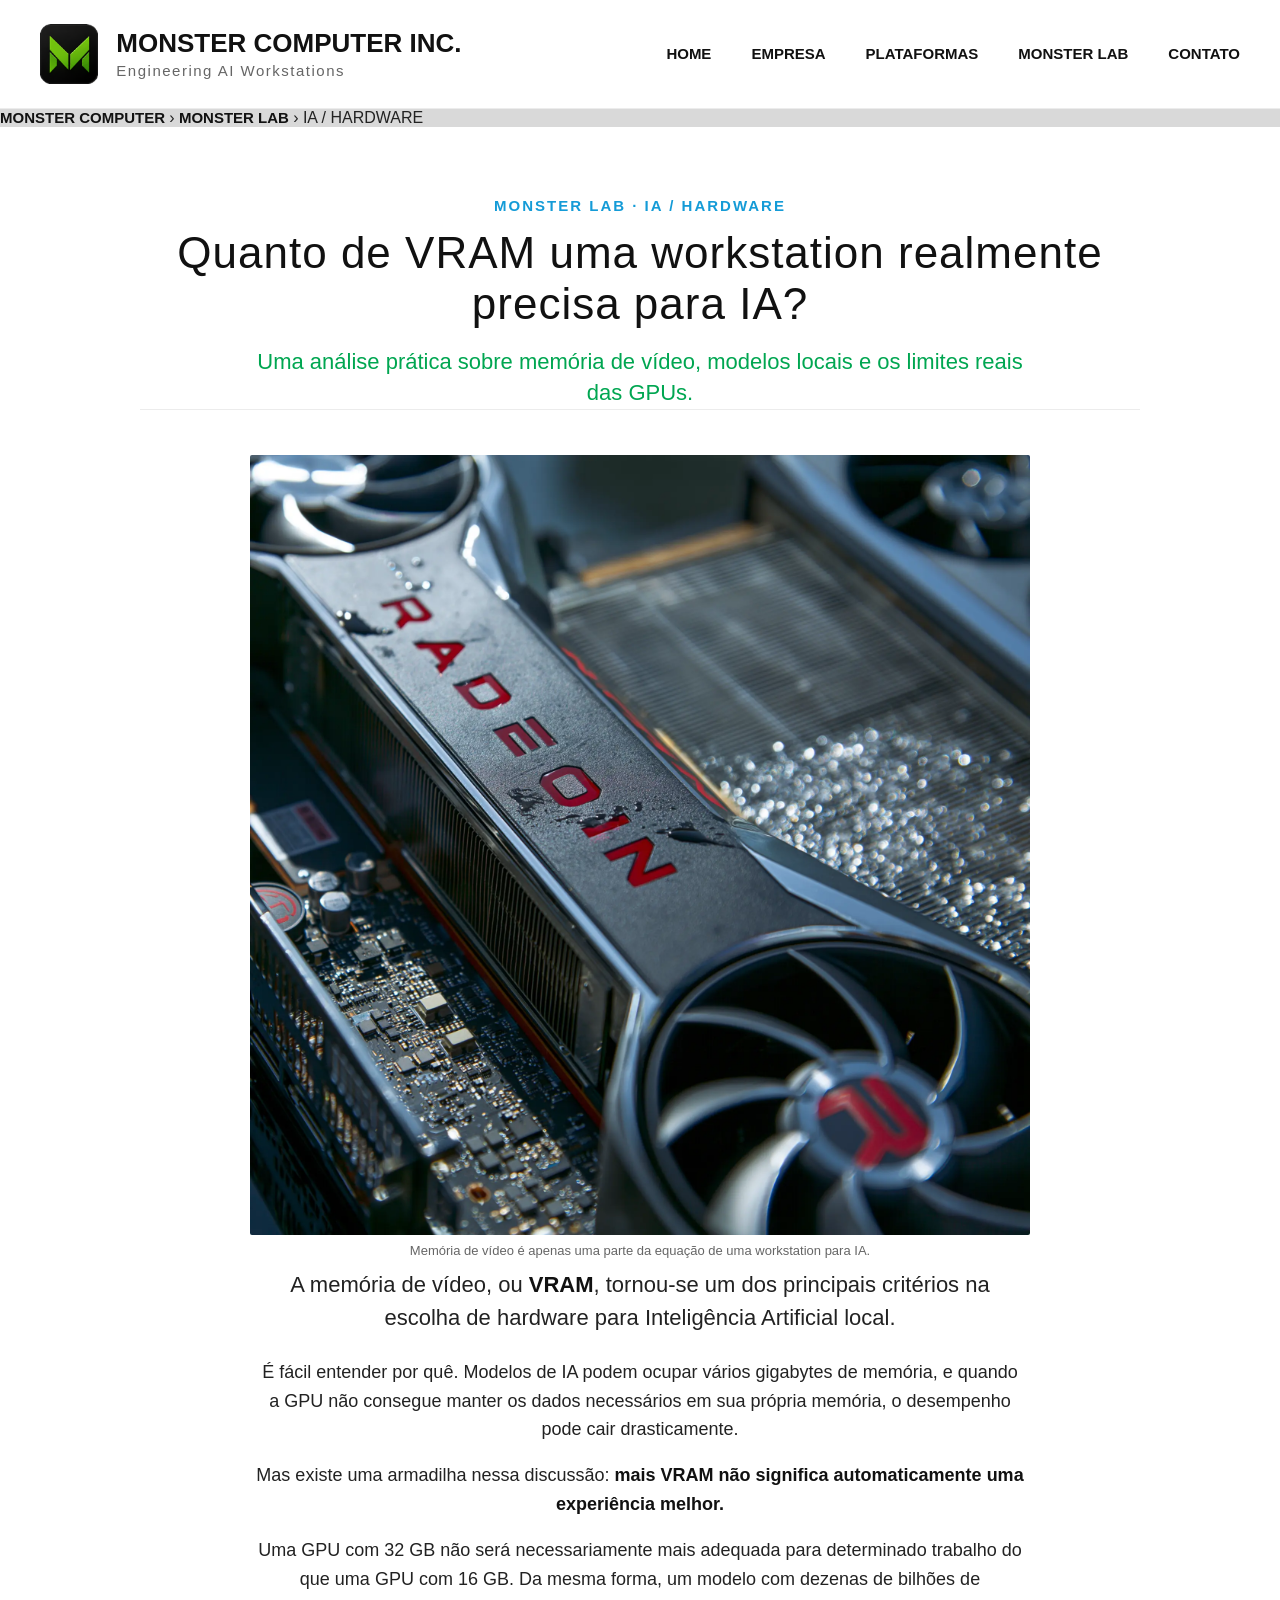
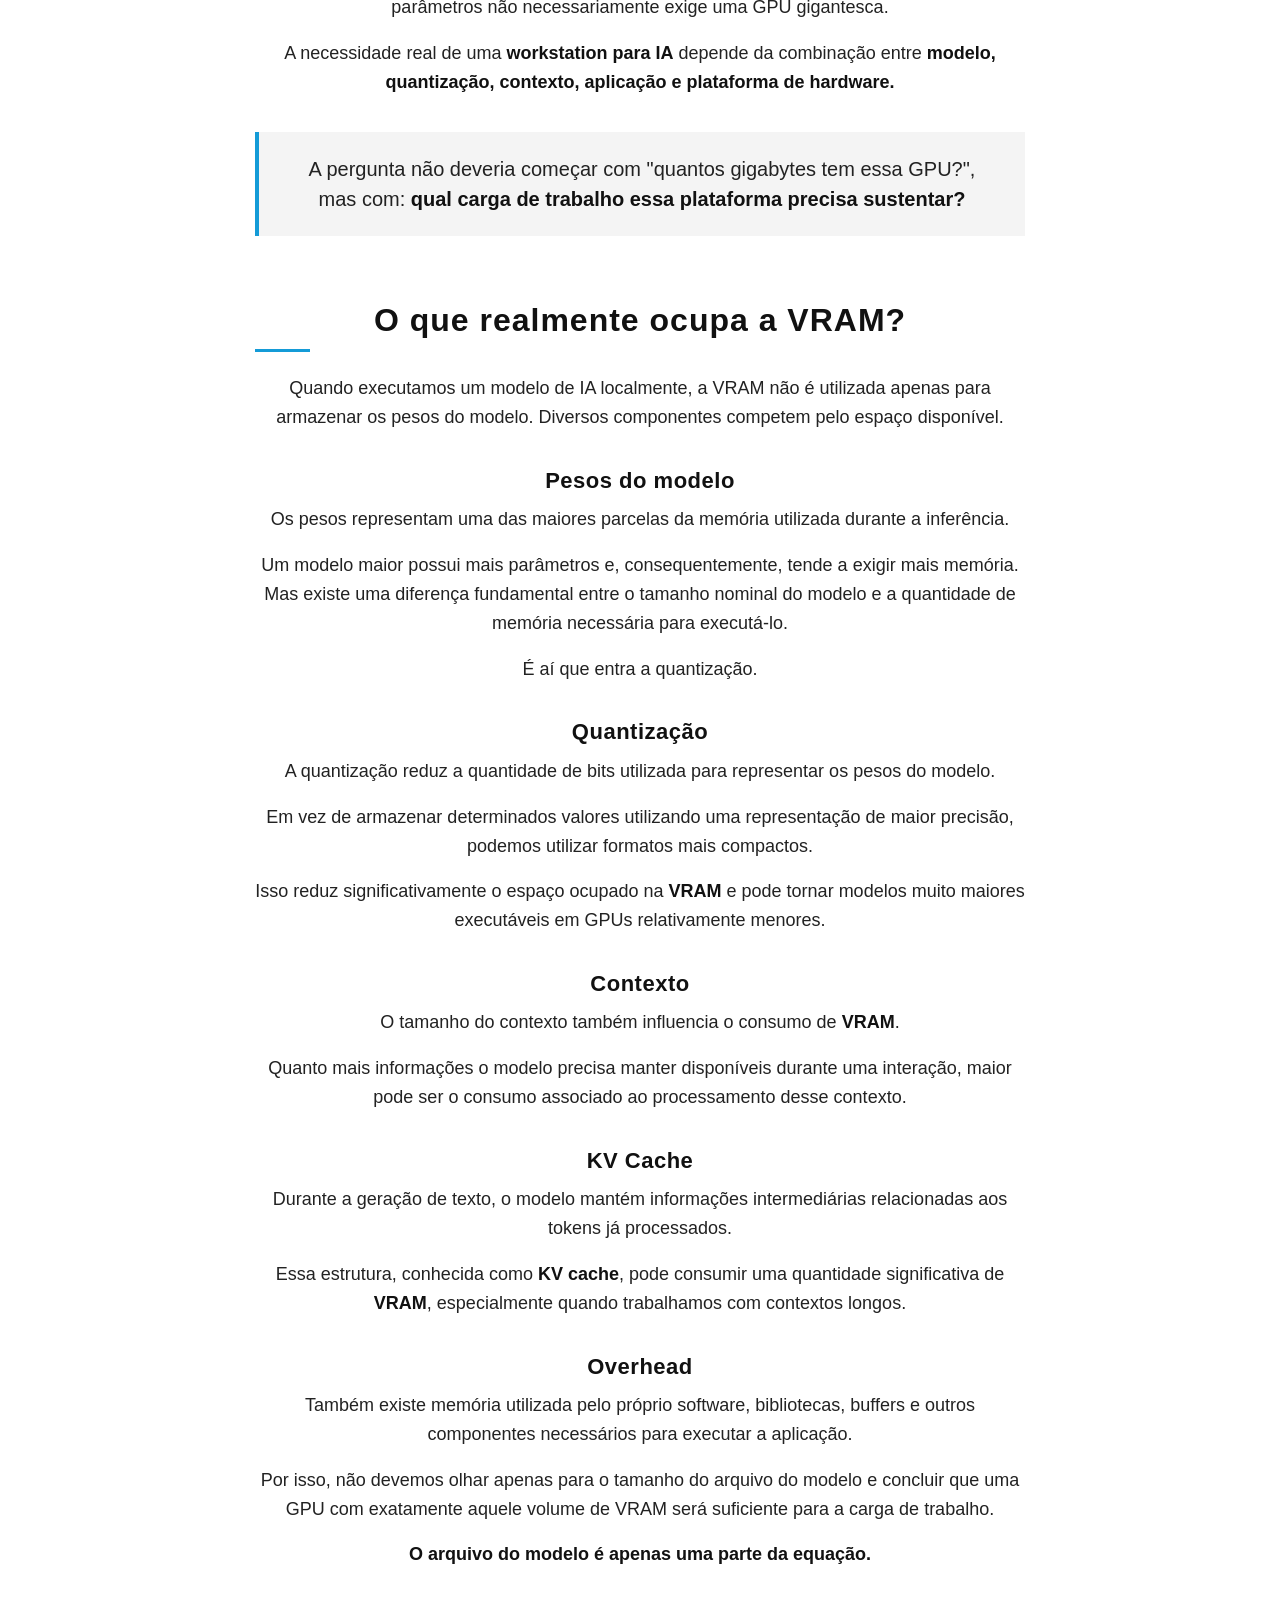
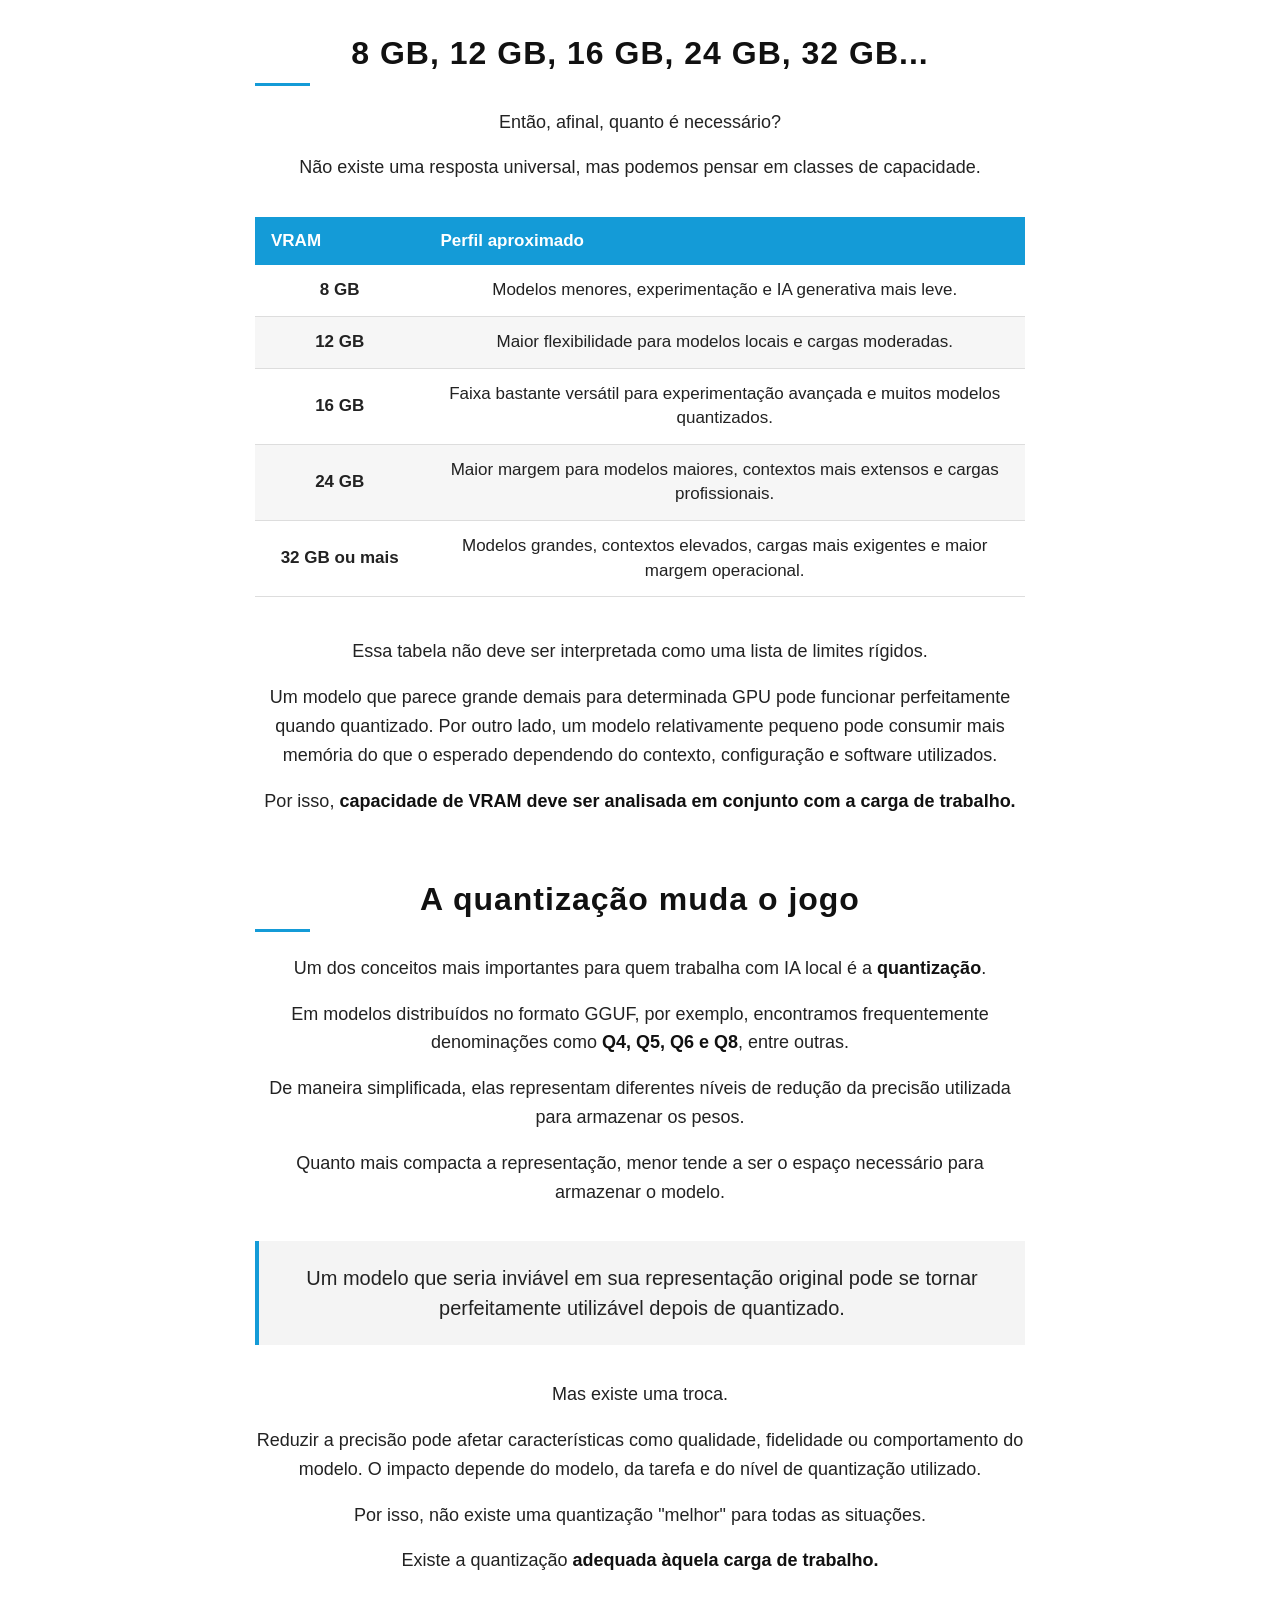
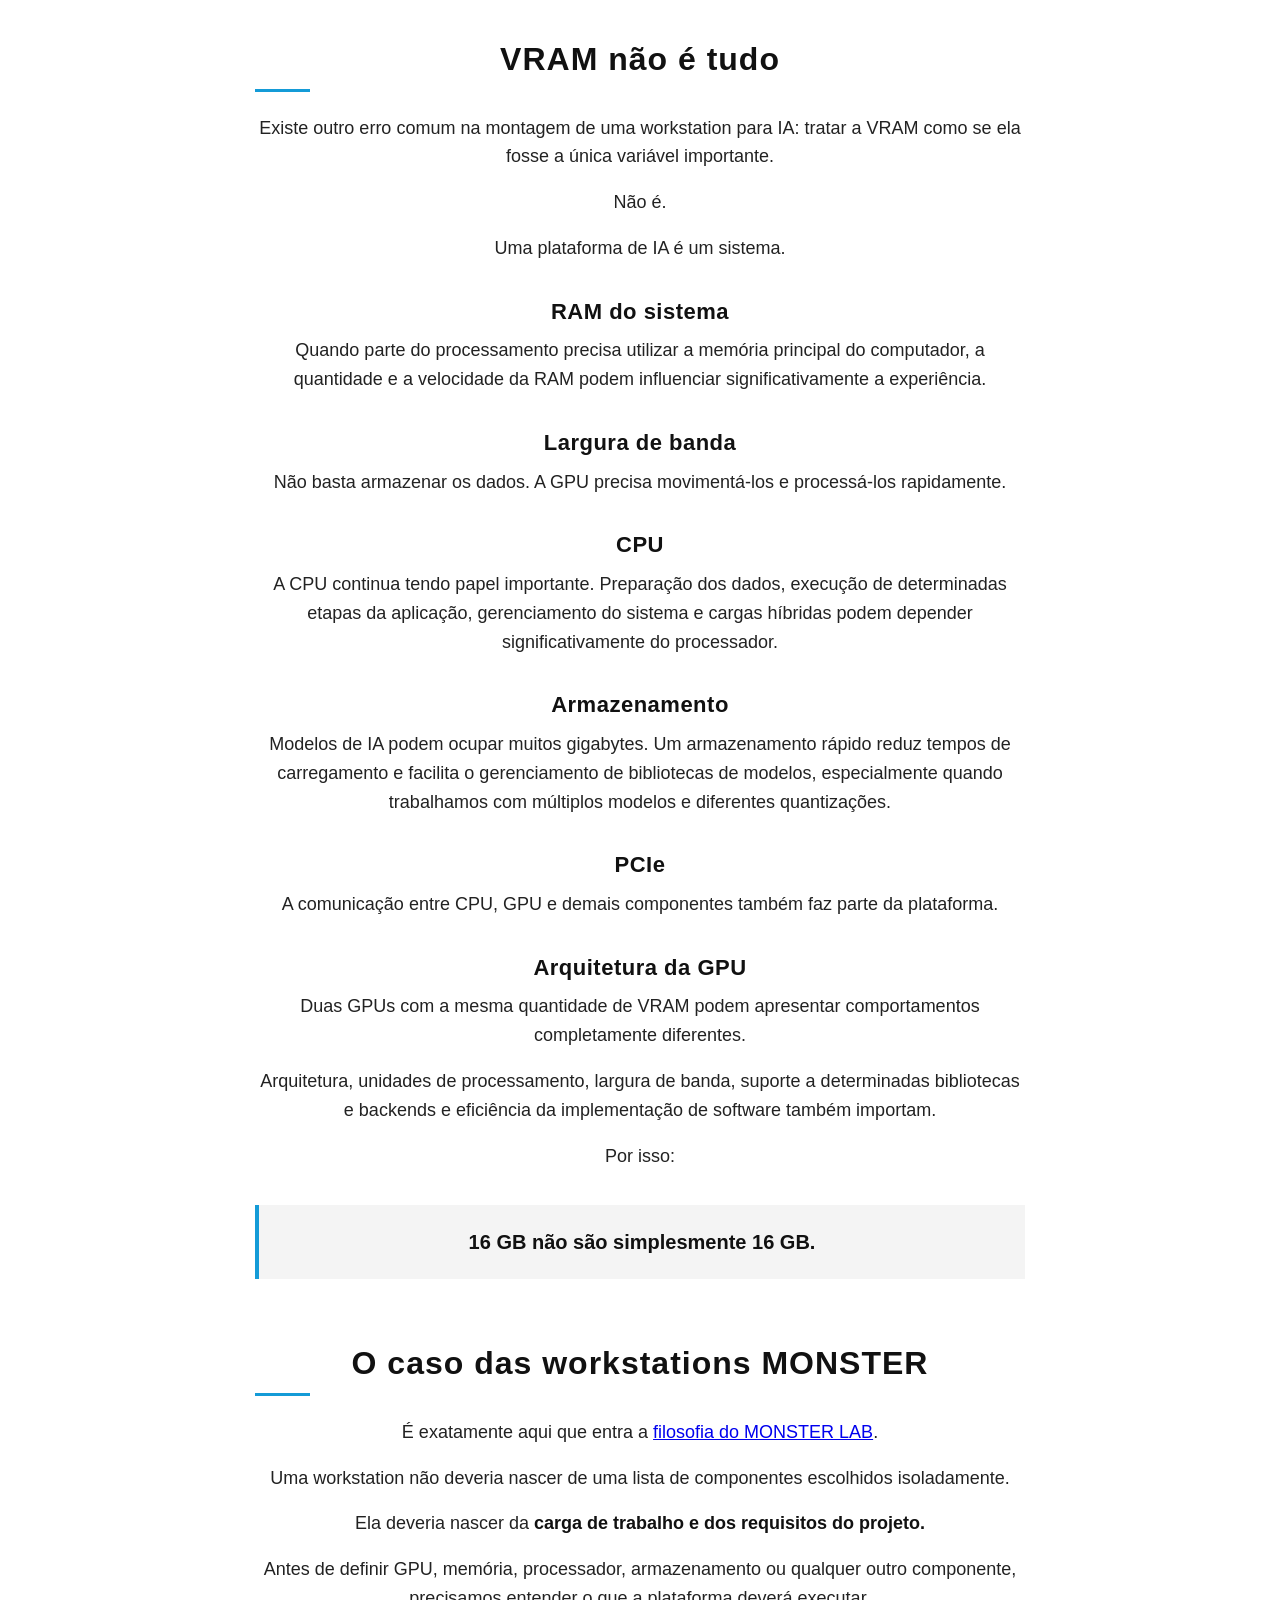
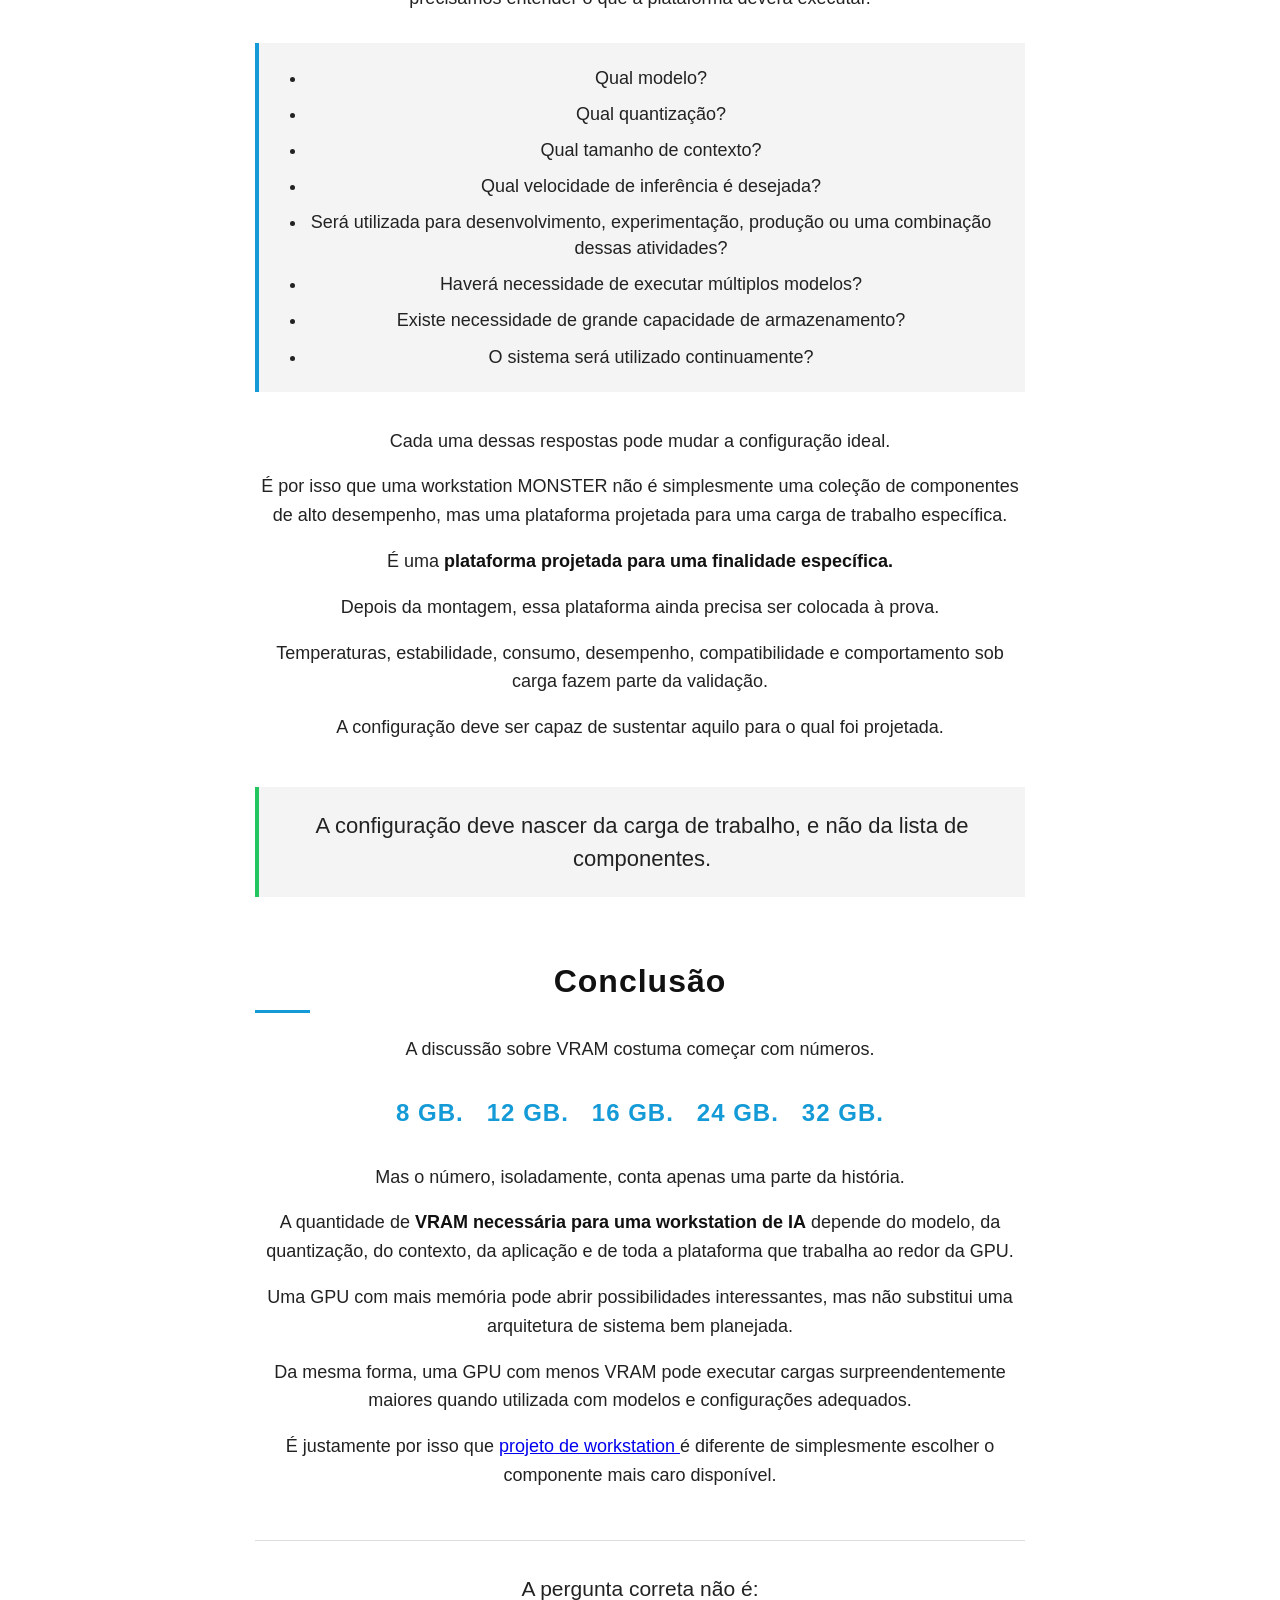
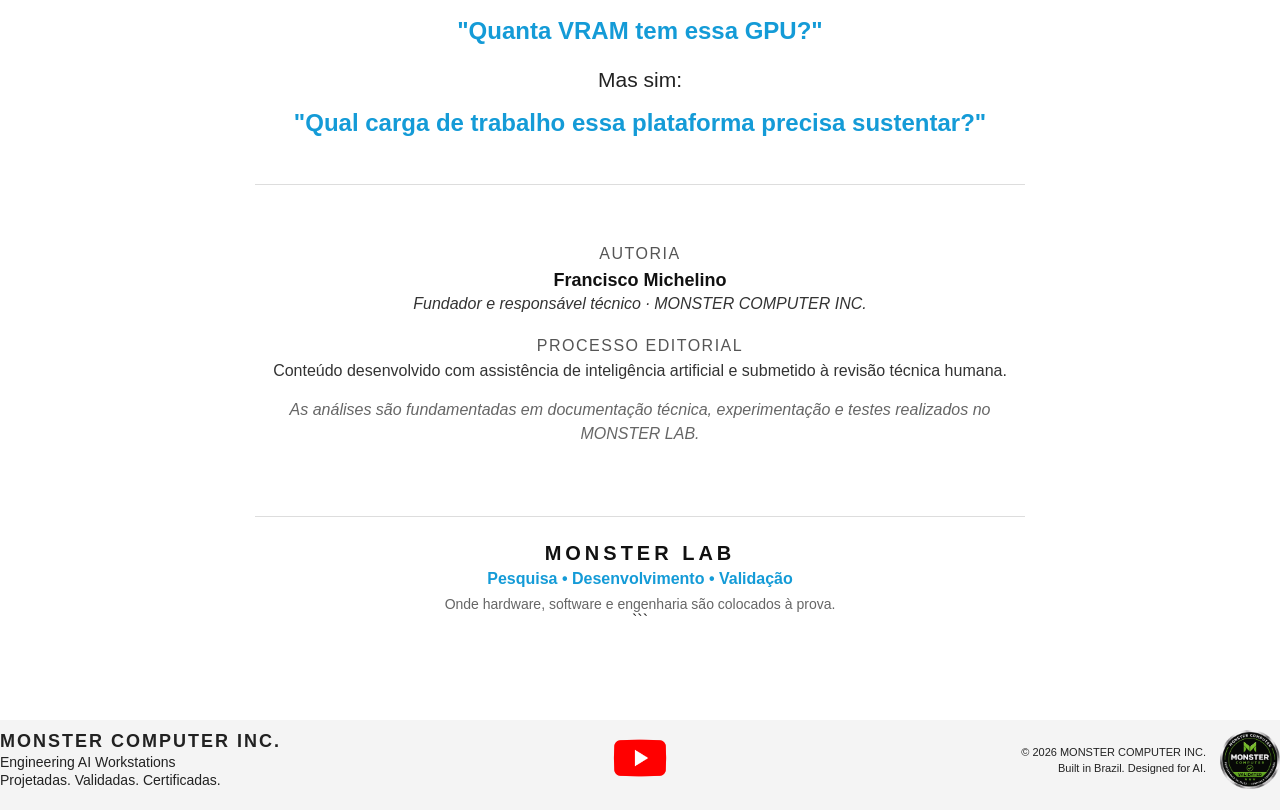
<file: artigos/01-ia-hardware/index.html>
<!DOCTYPE html>
<html lang="pt-BR">

<head>

    <meta charset="UTF-8">

    <meta name="viewport"
          content="width=device-width, initial-scale=1.0">

    <title>
        Quanto de VRAM uma workstation realmente precisa para IA? | MONSTER LAB
    </title>

    <meta name="description"
          content="Uma análise prática sobre VRAM, modelos locais, quantização e os limites reais das GPUs para Inteligência Artificial.">
    
    <link rel="canonical"
      href="https://monstercomputer.com.br/artigos/01-ia-hardware/">
    
    <link rel="icon"
          type="image/png"
          href="../../favicon/favicon.png">

    <link rel="stylesheet"
          href="../../css/style.css">

    <link rel="stylesheet"
      href="../../monsterlab/css/monsterlab.css">

<link rel="stylesheet"
      href="../../monsterlab/css/article.css">

    <script type="application/ld+json">
    {
      "@context": "https://schema.org",
      "@type": "TechArticle",
      "headline": "Quanto de VRAM uma workstation realmente precisa para IA?",
      "description": "Uma análise prática sobre VRAM, modelos locais, quantização e os limites reais das GPUs para Inteligência Artificial.",
      "url": "https://monstercomputer.com.br/artigos/01-ia-hardware/",
      "inLanguage": "pt-BR",
      "publisher": {
        "@type": "Organization",
        "name": "MONSTER COMPUTER INC.",
        "url": "https://monstercomputer.com.br/"
      }
    }
    </script>

    <script type="application/ld+json">
    {
      "@context": "https://schema.org",
      "@type": "BreadcrumbList",
      "itemListElement": [
        {
          "@type": "ListItem",
          "position": 1,
          "name": "MONSTER COMPUTER",
          "item": "https://monstercomputer.com.br/"
        },
        {
          "@type": "ListItem",
          "position": 2,
          "name": "MONSTER LAB",
          "item": "https://monstercomputer.com.br/monsterlab/"
        },
        {
          "@type": "ListItem",
          "position": 3,
          "name": "ARTIGOS",
          "item": "https://monstercomputer.com.br/artigos/"
        },
        {
          "@type": "ListItem",
          "position": 4,
          "name": "IA / HARDWARE",
          "item": "https://monstercomputer.com.br/artigos/01-ia-hardware/"
        }
      ]
    }
    </script>

</head>


<body>


<main>


    <!-- ===========================
         HEADER
         =========================== -->

    <header>

        <div class="container">

            <div class="logo">

                <img src="../../logo/monster-m.png"
                     alt="MONSTER COMPUTER INC.">

                <div class="logo-text">

                    <span class="logo-title">
                        MONSTER COMPUTER INC.
                    </span>

                    <span class="logo-subtitle">
                        Engineering AI Workstations
                    </span>

                </div>

            </div>


            <nav>

                <ul>

                    <li>
                        <a href="/">
                            HOME
                        </a>
                    </li>

                    <li><a href="/empresa">EMPRESA</a></li>

                    <li>
                        <a href="/#platforms">
                            PLATAFORMAS
                        </a>
                    </li>

                    <li>
                        <a href="/monsterlab/">
                            MONSTER LAB
                        </a>
                    </li>

                    <li>
                        <a href="/#contato">
                            CONTATO
                        </a>
                    </li>

                </ul>

            </nav>

        </div>

    </header>


    <!-- ===========================
         ARTIGO
         =========================== -->
<nav class="breadcrumb" aria-label="Navegação estrutural">

    <a href="../../index.html">
        MONSTER COMPUTER
    </a>

    <span>›</span>

    <a href="../index.html">
        MONSTER LAB
    </a>

    <span>›</span>

    <span>IA / HARDWARE</span>

</nav>

    <article class="article">


        <!-- IDENTIFICAÇÃO -->

        <header class="article-header">

            <p class="article-category">
                MONSTER LAB · IA / HARDWARE
            </p>

            <h1>
                Quanto de VRAM uma workstation
                realmente precisa para IA?
            </h1>

            <p class="article-subtitle">
                Uma análise prática sobre memória de vídeo,
                modelos locais e os limites reais das GPUs.
            </p>

        </header>


        <!-- IMAGEM PRINCIPAL -->

        <figure class="article-hero">

            <img src="imagens/ia-hardware.webp"
                 alt="Workstation MONSTER para Inteligência Artificial com GPU dedicada para modelos locais">
            <figcaption>
                Memória de vídeo é apenas uma parte da equação
                de uma workstation para IA.
            </figcaption>

        </figure>


        <!-- INTRODUÇÃO -->

        <div class="article-content">


            <p class="article-lead">
                A memória de vídeo, ou <strong>VRAM</strong>, tornou-se
                um dos principais critérios na escolha de hardware
                para Inteligência Artificial local.
            </p>


            <p>
                É fácil entender por quê. Modelos de IA podem ocupar
                vários gigabytes de memória, e quando a GPU não
                consegue manter os dados necessários em sua própria
                memória, o desempenho pode cair drasticamente.
            </p>


            <p>
                Mas existe uma armadilha nessa discussão:
                <strong>mais VRAM não significa automaticamente
                uma experiência melhor.</strong>
            </p>


            <p>
                Uma GPU com 32 GB não será necessariamente mais
                adequada para determinado trabalho do que uma GPU
                com 16 GB. Da mesma forma, um modelo com dezenas de
                bilhões de parâmetros não necessariamente exige uma
                GPU gigantesca.
            </p>


            <p>
                A necessidade real de uma <strong>workstation para IA</strong>
                depende da combinação entre
                <strong>modelo, quantização, contexto, aplicação
                e plataforma de hardware.</strong>
            </p>


            <blockquote>
                A pergunta não deveria começar com
                "quantos gigabytes tem essa GPU?",
                mas com:
                <strong>qual carga de trabalho essa plataforma
                precisa sustentar?</strong>
            </blockquote>


            <!-- ===========================
                 SEÇÃO 01
                 =========================== -->

            <h2>
                O que realmente ocupa a VRAM?
            </h2>


            <p>
                Quando executamos um modelo de IA localmente, a VRAM não é
                utilizada apenas para armazenar os pesos do modelo.
                Diversos componentes competem pelo espaço disponível.
            </p>


            <h3>
                Pesos do modelo
            </h3>

            <p>
                Os pesos representam uma das maiores parcelas da memória
                utilizada durante a inferência.
            </p>

            <p>
                Um modelo maior possui mais parâmetros e,
                consequentemente, tende a exigir mais memória.
                Mas existe uma diferença fundamental entre o
                tamanho nominal do modelo e a quantidade de memória
                necessária para executá-lo.
            </p>

            <p>
                É aí que entra a quantização.
            </p>


            <h3>
                Quantização
            </h3>

            <p>
                A quantização reduz a quantidade de bits utilizada
                para representar os pesos do modelo.
            </p>

            <p>
                Em vez de armazenar determinados valores utilizando
                uma representação de maior precisão, podemos utilizar
                formatos mais compactos.
            </p>

            <p>

                Isso reduz significativamente o espaço ocupado na
                <strong>VRAM</strong> e pode tornar modelos muito maiores
                executáveis em GPUs relativamente menores.

            </p>


            <h3>
                Contexto
            </h3>

            <p>
                O tamanho do contexto também influencia o consumo
                de <strong>VRAM</strong>.
            </p>

            <p>
                Quanto mais informações o modelo precisa manter
                disponíveis durante uma interação, maior pode ser
                o consumo associado ao processamento desse contexto.
            </p>


            <h3>
                KV Cache
            </h3>

            <p>
                Durante a geração de texto, o modelo mantém
                informações intermediárias relacionadas aos tokens
                já processados.
            </p>

            <p>
                Essa estrutura, conhecida como
                <strong>KV cache</strong>, pode consumir uma quantidade
                significativa de <strong>VRAM</strong>, especialmente quando
                trabalhamos com contextos longos.
            </p>


            <h3>
                Overhead
            </h3>

            <p>
                Também existe memória utilizada pelo próprio
                software, bibliotecas, buffers e outros componentes
                necessários para executar a aplicação.
            </p>

            <p>
                Por isso, não devemos olhar apenas para o tamanho
                do arquivo do modelo e concluir que uma GPU com
                exatamente aquele volume de VRAM será suficiente para a carga de trabalho.
            </p>

            <p>
                <strong>
                    O arquivo do modelo é apenas uma parte da equação.
                </strong>
            </p>


            <!-- ===========================
                 SEÇÃO 02
                 =========================== -->

            <h2>
                8 GB, 12 GB, 16 GB, 24 GB, 32 GB...
            </h2>


            <p>
                Então, afinal, quanto é necessário?
            </p>

            <p>
                Não existe uma resposta universal, mas podemos
                pensar em classes de capacidade.
            </p>


            <div class="article-table-wrapper">

                <table class="article-table">

                    <thead>

                        <tr>
                            <th>VRAM</th>
                            <th>Perfil aproximado</th>
                        </tr>

                    </thead>

                    <tbody>

                        <tr>
                            <td>8 GB</td>
                            <td>
                                Modelos menores, experimentação
                                e IA generativa mais leve.
                            </td>
                        </tr>

                        <tr>
                            <td>12 GB</td>
                            <td>
                                Maior flexibilidade para modelos
                                locais e cargas moderadas.
                            </td>
                        </tr>

                        <tr>
                            <td>16 GB</td>
                            <td>
                                Faixa bastante versátil para experimentação
                                avançada e muitos modelos quantizados.
                            </td>
                        </tr>

                        <tr>
                            <td>24 GB</td>
                            <td>
                                Maior margem para modelos maiores,
                                contextos mais extensos e cargas
                                profissionais.
                            </td>
                        </tr>

                        <tr>
                            <td>32 GB ou mais</td>
                            <td>
                                Modelos grandes, contextos elevados,
                                cargas mais exigentes e maior margem
                                operacional.
                            </td>
                        </tr>

                    </tbody>

                </table>

            </div>


            <p>
                Essa tabela não deve ser interpretada como uma lista
                de limites rígidos.
            </p>

            <p>
                Um modelo que parece grande demais para determinada
                GPU pode funcionar perfeitamente quando quantizado.
                Por outro lado, um modelo relativamente pequeno pode
                consumir mais memória do que o esperado dependendo
                do contexto, configuração e software utilizados.
            </p>

            <p>
                Por isso, <strong>capacidade de VRAM deve ser analisada
                em conjunto com a carga de trabalho.</strong>
            </p>


            <!-- ===========================
                 SEÇÃO 03
                 =========================== -->

            <h2>
                A quantização muda o jogo
            </h2>


            <p>
                Um dos conceitos mais importantes para quem trabalha
                com IA local é a <strong>quantização</strong>.
            </p>

            <p>
                Em modelos distribuídos no formato GGUF, por exemplo,
                encontramos frequentemente denominações como
                <strong>Q4, Q5, Q6 e Q8</strong>, entre outras.
            </p>

            <p>
                De maneira simplificada, elas representam diferentes
                níveis de redução da precisão utilizada para armazenar
                os pesos.
            </p>

            <p>
                Quanto mais compacta a representação, menor tende a
                ser o espaço necessário para armazenar o modelo.
            </p>

            <blockquote>
                Um modelo que seria inviável em sua representação
                original pode se tornar perfeitamente utilizável
                depois de quantizado.
            </blockquote>

            <p>
                Mas existe uma troca.
            </p>

            <p>
                Reduzir a precisão pode afetar características como
                qualidade, fidelidade ou comportamento do modelo.
                O impacto depende do modelo, da tarefa e do nível
                de quantização utilizado.
            </p>

            <p>
                Por isso, não existe uma quantização "melhor"
                para todas as situações.
            </p>

            <p>
                Existe a quantização
                <strong>adequada àquela carga de trabalho.</strong>
            </p>


            <!-- ===========================
                 SEÇÃO 04
                 =========================== -->

            <h2>
                VRAM não é tudo
            </h2>


            <p>
                Existe outro erro comum na montagem de uma
                workstation para IA: tratar a VRAM como se ela
                fosse a única variável importante.
            </p>

            <p>
                Não é.
            </p>

            <p>
                Uma plataforma de IA é um sistema.
            </p>


            <h3>
                RAM do sistema
            </h3>

            <p>
                Quando parte do processamento precisa utilizar
                a memória principal do computador, a quantidade
                e a velocidade da RAM podem influenciar significativamente
                a experiência.
            </p>


            <h3>
                Largura de banda
            </h3>

            <p>
                Não basta armazenar os dados.
                A GPU precisa movimentá-los e processá-los
                rapidamente.
            </p>


            <h3>
                CPU
            </h3>

            <p>
                A CPU continua tendo papel importante.
                Preparação dos dados, execução de determinadas
                etapas da aplicação, gerenciamento do sistema
                e cargas híbridas podem depender significativamente
                do processador.
            </p>


            <h3>
                Armazenamento
            </h3>

            <p>
                Modelos de IA podem ocupar muitos gigabytes.
                Um armazenamento rápido reduz tempos de carregamento
                e facilita o gerenciamento de bibliotecas de modelos,
                especialmente quando trabalhamos com múltiplos
                modelos e diferentes quantizações.
            </p>


            <h3>
                PCIe
            </h3>

            <p>
                A comunicação entre CPU, GPU e demais componentes
                também faz parte da plataforma.
            </p>


            <h3>
                Arquitetura da GPU
            </h3>

            <p>
                Duas GPUs com a mesma quantidade de VRAM podem
                apresentar comportamentos completamente diferentes.
            </p>

            <p>
                Arquitetura, unidades de processamento, largura
                de banda, suporte a determinadas bibliotecas e
                backends e eficiência da implementação de software
                também importam.
            </p>

            <p>
                Por isso:
            </p>

            <blockquote>
                <strong>16 GB não são simplesmente 16 GB.</strong>
            </blockquote>


            <!-- ===========================
                 SEÇÃO 05
                 =========================== -->

            <h2>
                O caso das workstations MONSTER
            </h2>


            <p>
                É exatamente aqui que entra a <a href="../index.html">filosofia do MONSTER LAB</a>.
            </p>

            <p>
                Uma workstation não deveria nascer de uma lista
                de componentes escolhidos isoladamente.
            </p>

            <p>
                Ela deveria nascer da
                <strong>carga de trabalho e dos requisitos do projeto.</strong>
            </p>

            <p>
                Antes de definir GPU, memória, processador,
                armazenamento ou qualquer outro componente,
                precisamos entender o que a plataforma deverá
                executar.
            </p>


            <ul class="article-checklist">

                <li>Qual modelo?</li>

                <li>Qual quantização?</li>

                <li>Qual tamanho de contexto?</li>

                <li>Qual velocidade de inferência é desejada?</li>

                <li>
                    Será utilizada para desenvolvimento,
                    experimentação, produção ou uma combinação
                    dessas atividades?
                </li>

                <li>
                    Haverá necessidade de executar múltiplos modelos?
                </li>

                <li>
                    Existe necessidade de grande capacidade
                    de armazenamento?
                </li>

                <li>
                    O sistema será utilizado continuamente?
                </li>

            </ul>


            <p>
                Cada uma dessas respostas pode mudar a configuração
                ideal.
            </p>

            <p>
                É por isso que uma workstation MONSTER não é
                simplesmente uma coleção de componentes de
                alto desempenho, mas uma plataforma projetada
                para uma carga de trabalho específica.
            </p>

            <p>
                É uma <strong>plataforma projetada para uma
                finalidade específica.</strong>
            </p>

            <p>
                Depois da montagem, essa plataforma ainda precisa
                ser colocada à prova.
            </p>

            <p>
                Temperaturas, estabilidade, consumo, desempenho,
                compatibilidade e comportamento sob carga fazem
                parte da validação.
            </p>

            <p>
                A configuração deve ser capaz de sustentar aquilo
                para o qual foi projetada.
            </p>


            <blockquote class="article-highlight">
                A configuração deve nascer da carga de trabalho,
                e não da lista de componentes.
            </blockquote>


            <!-- ===========================
                 CONCLUSÃO
                 =========================== -->

            <h2>
                Conclusão
            </h2>


            <p>
                A discussão sobre VRAM costuma começar com números.
            </p>

            <p class="article-vram-line">
                8 GB. &nbsp; 12 GB. &nbsp; 16 GB.
                &nbsp; 24 GB. &nbsp; 32 GB.
            </p>

            <p>
                Mas o número, isoladamente, conta apenas uma parte
                da história.
            </p>

            <p>
                A quantidade de <strong>VRAM necessária para uma workstation de IA</strong>
                depende do modelo, da quantização, do contexto, da aplicação
                e de toda a plataforma que trabalha ao redor da GPU.
            </p>

            <p>
                Uma GPU com mais memória pode abrir possibilidades
                interessantes, mas não substitui uma arquitetura
                de sistema bem planejada.
            </p>

            <p>
                Da mesma forma, uma GPU com menos VRAM pode executar
                cargas surpreendentemente maiores quando utilizada
                com modelos e configurações adequados.
            </p>

            <p>
                É justamente por isso que
                <a href="../../index.html#platforms">
                    projeto de workstation
                </a>
                é diferente de simplesmente escolher o componente mais caro
                disponível.
            </p>


            <blockquote class="article-final">

                <span>
                    A pergunta correta não é:
                </span>

                <strong>
                    "Quanta VRAM tem essa GPU?"
                </strong>

                <span>
                    Mas sim:
                </span>

                <strong>
                    "Qual carga de trabalho essa plataforma
                    precisa sustentar?"
                </strong>

            </blockquote>

<!-- ===========================
     ASSINATURA EDITORIAL
     =========================== -->

<div class="article-author">

    <div class="article-author-info">

        <span class="article-author-label">
            AUTORIA
        </span>

        <strong>
            Francisco Michelino
        </strong>

        <span>
            <em>Fundador e responsável técnico · MONSTER COMPUTER INC.</em>
        </span>

    </div>


    <div class="article-author-info">

        <span class="article-author-label">
            PROCESSO EDITORIAL
        </span>

        <span>
            Conteúdo desenvolvido com assistência de inteligência artificial
            e submetido à revisão técnica humana.
        </span>

        <small>
            <em>As análises são fundamentadas em documentação técnica,
            experimentação e testes realizados no MONSTER LAB.</em>
        </small>

    </div>

</div>


<!-- ===========================
     MONSTER LAB
     =========================== -->

<div class="article-lab-signature">

    <strong>
        MONSTER LAB
    </strong>

    <span>
        Pesquisa • Desenvolvimento • Validação
    </span>

    <small>
        Onde hardware, software e engenharia
        são colocados à prova.
    </small>

</div>

```



        </div>

    </article>


    <!-- ===========================
         FOOTER
         =========================== -->

    <footer class="footer">

        <div class="footer-content">

            <div class="footer-brand">

                <strong>
                    MONSTER COMPUTER INC.
                </strong>

                <span>
                    Engineering AI Workstations
                </span>

                <span>
                    Projetadas. Validadas. Certificadas.
                </span>

            </div>


            <div class="footer-youtube">

                <a href="https://www.youtube.com/@MonsterComputerINC"
                   target="_blank"
                   rel="noopener noreferrer"
                   aria-label="MONSTER COMPUTER no YouTube">

                    <img src="../../icons/youtube.png"
                         alt="YouTube">

                </a>

            </div>


            <div class="footer-signature">

                <div class="footer-text">

                    <span>
                        © 2026 MONSTER COMPUTER INC.
                    </span>

                    <span>
                        Built in Brazil. Designed for AI.
                    </span>

                </div>


                <img src="../../logo/monster-seal.png"
                     alt="MONSTER COMPUTER INC."
                     class="footer-seal">

            </div>

        </div>

    </footer>


</main>


</body>

</html>
</file>
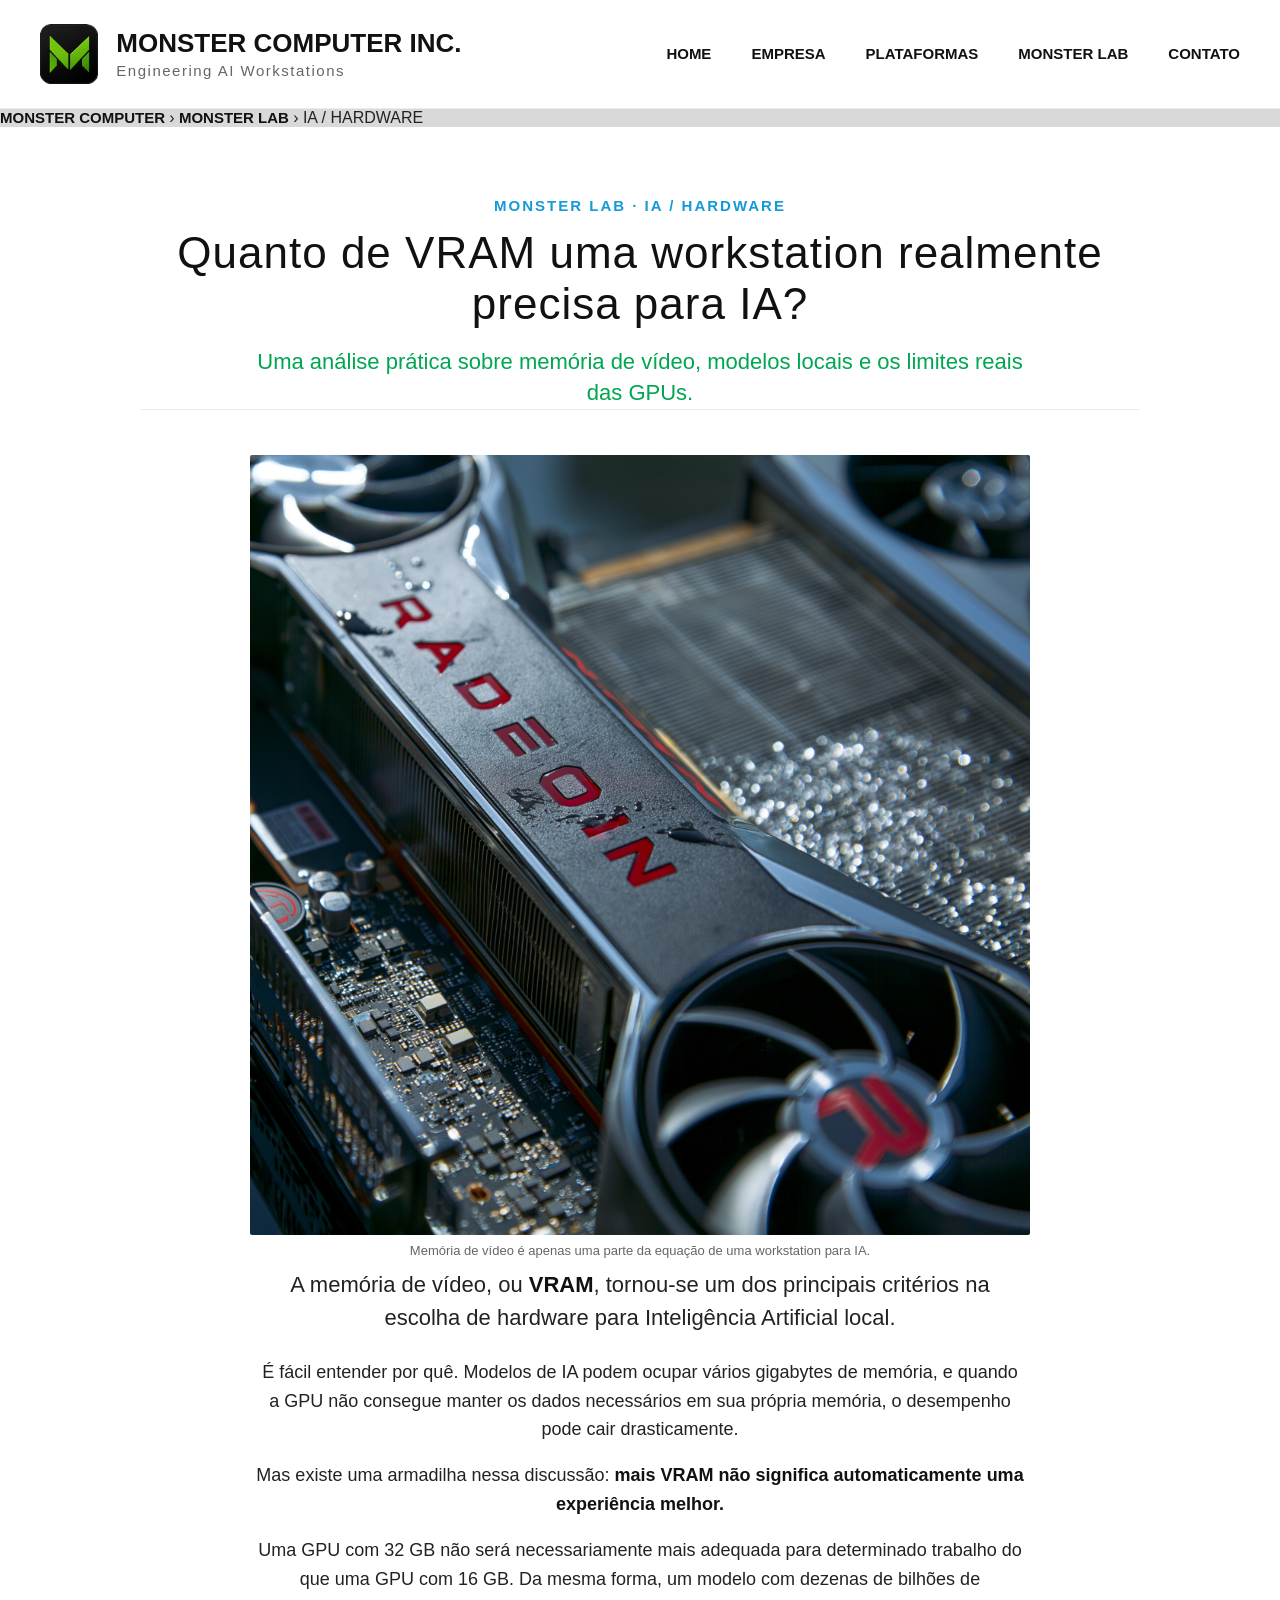
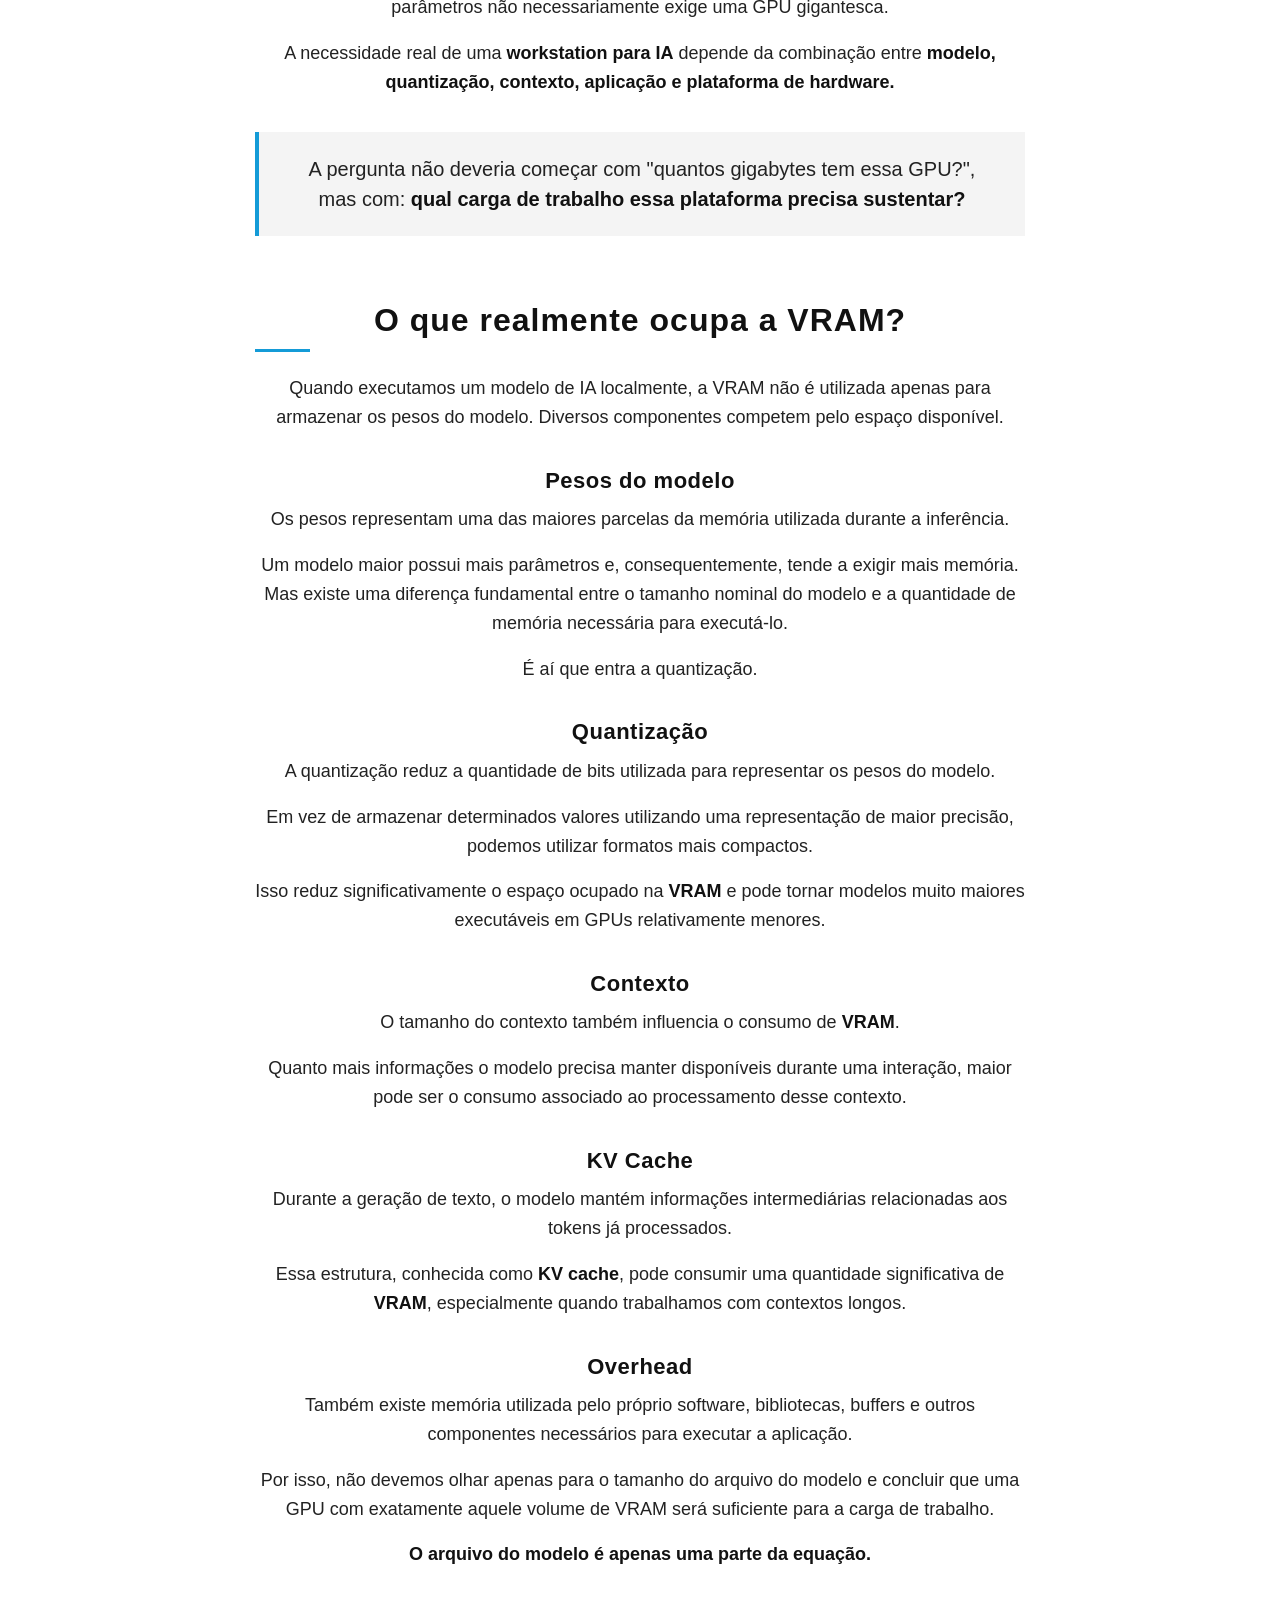
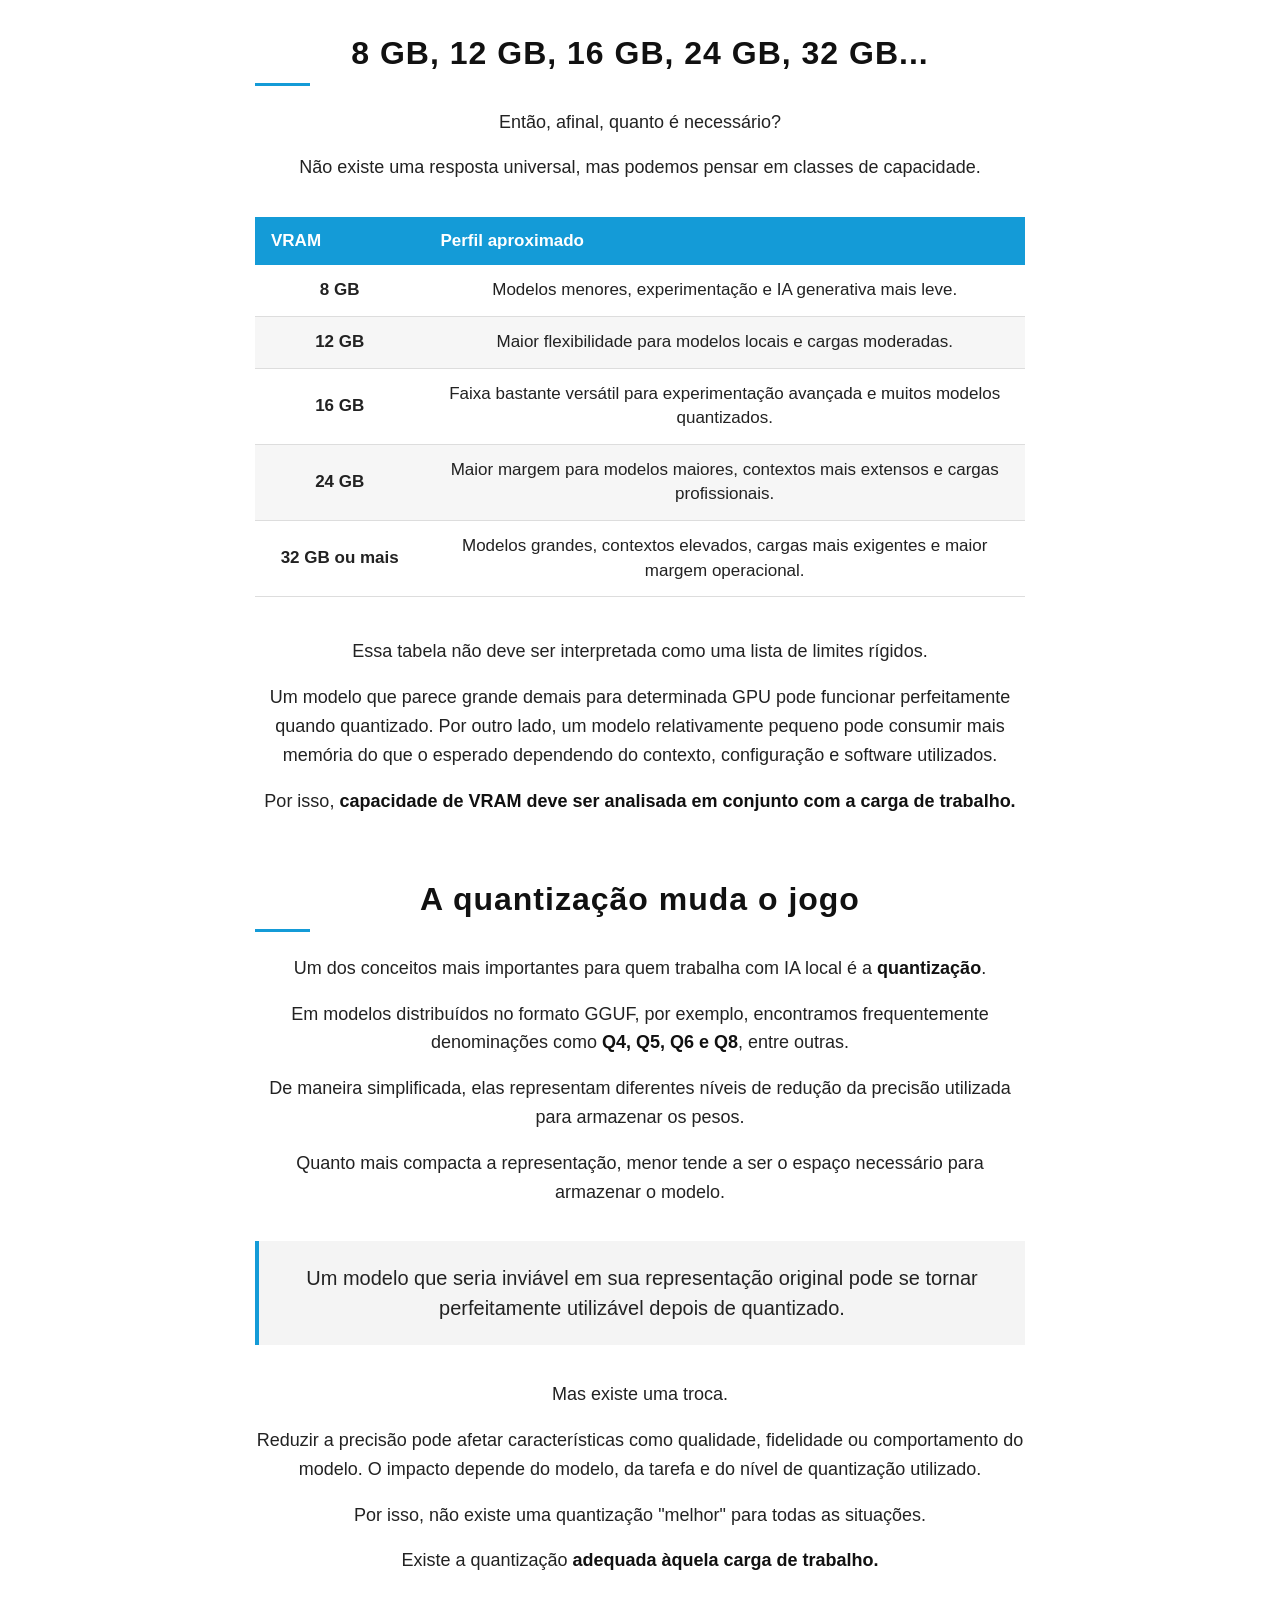
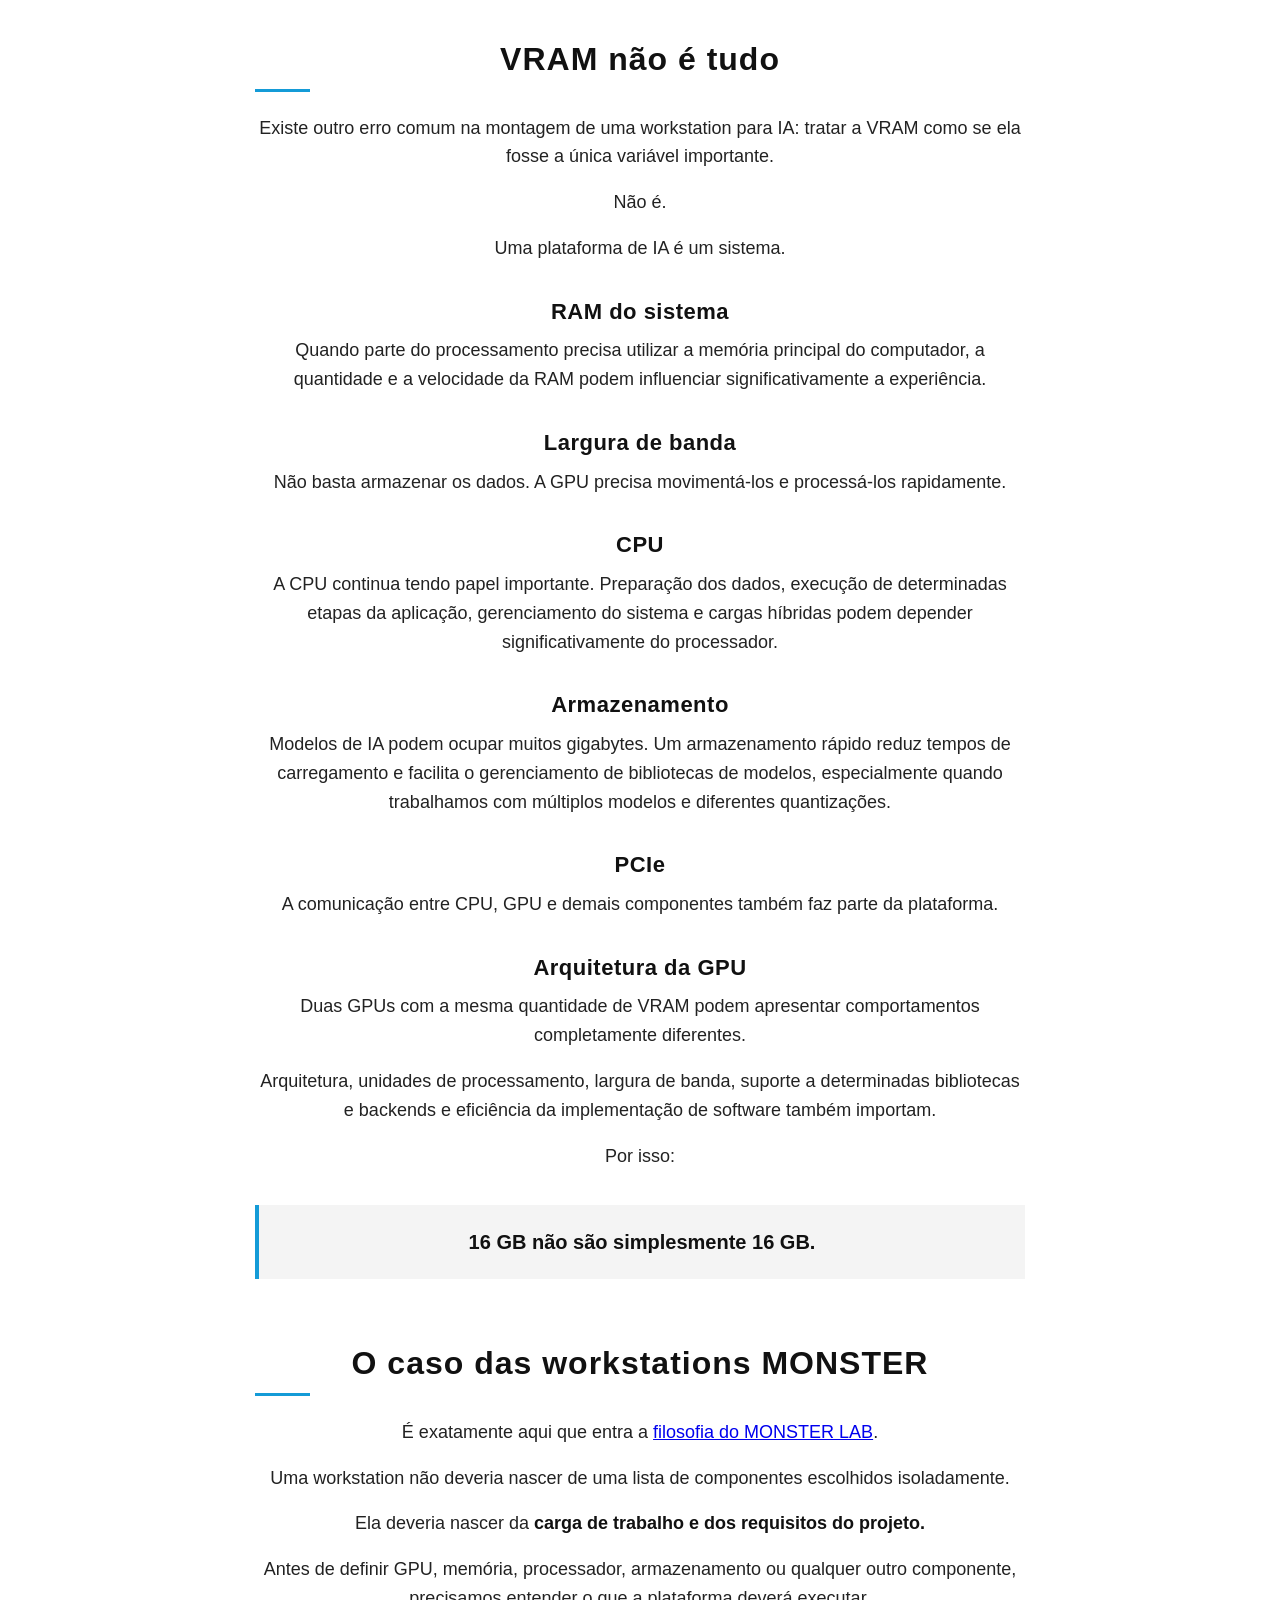
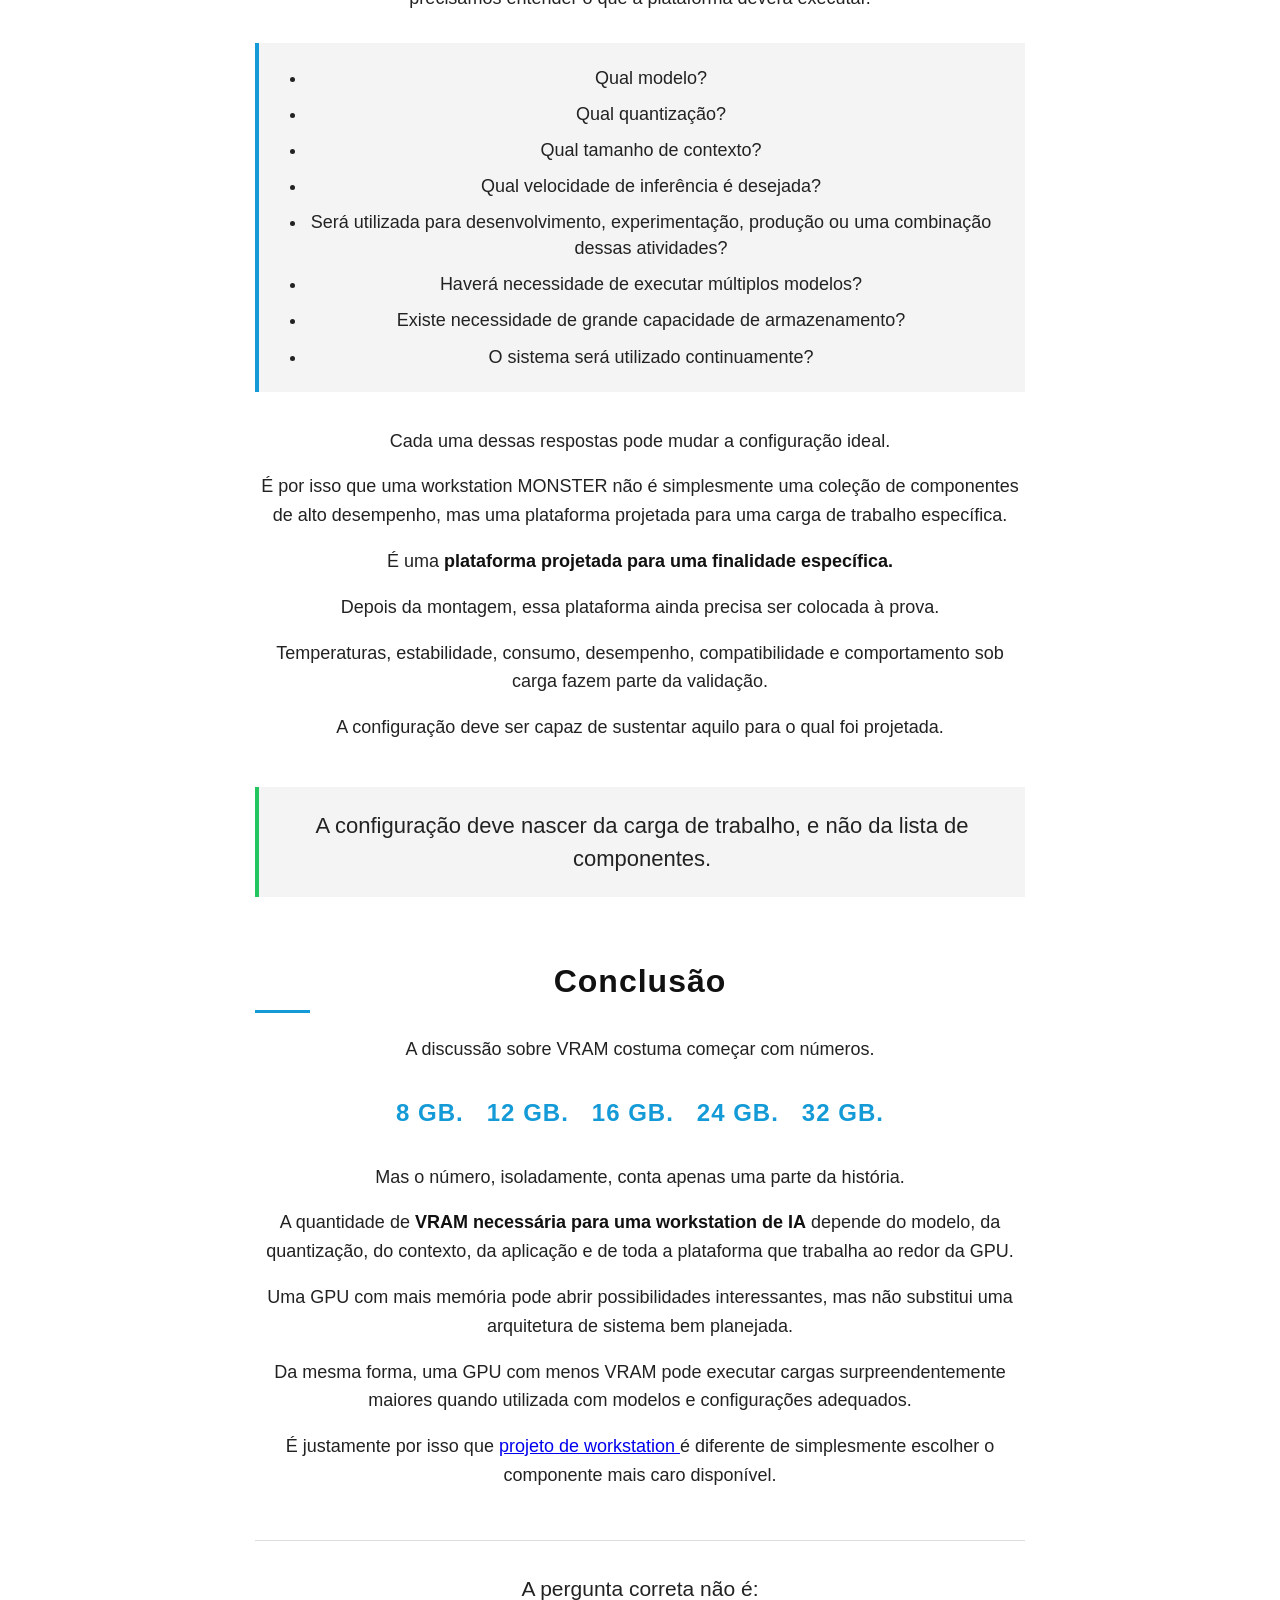
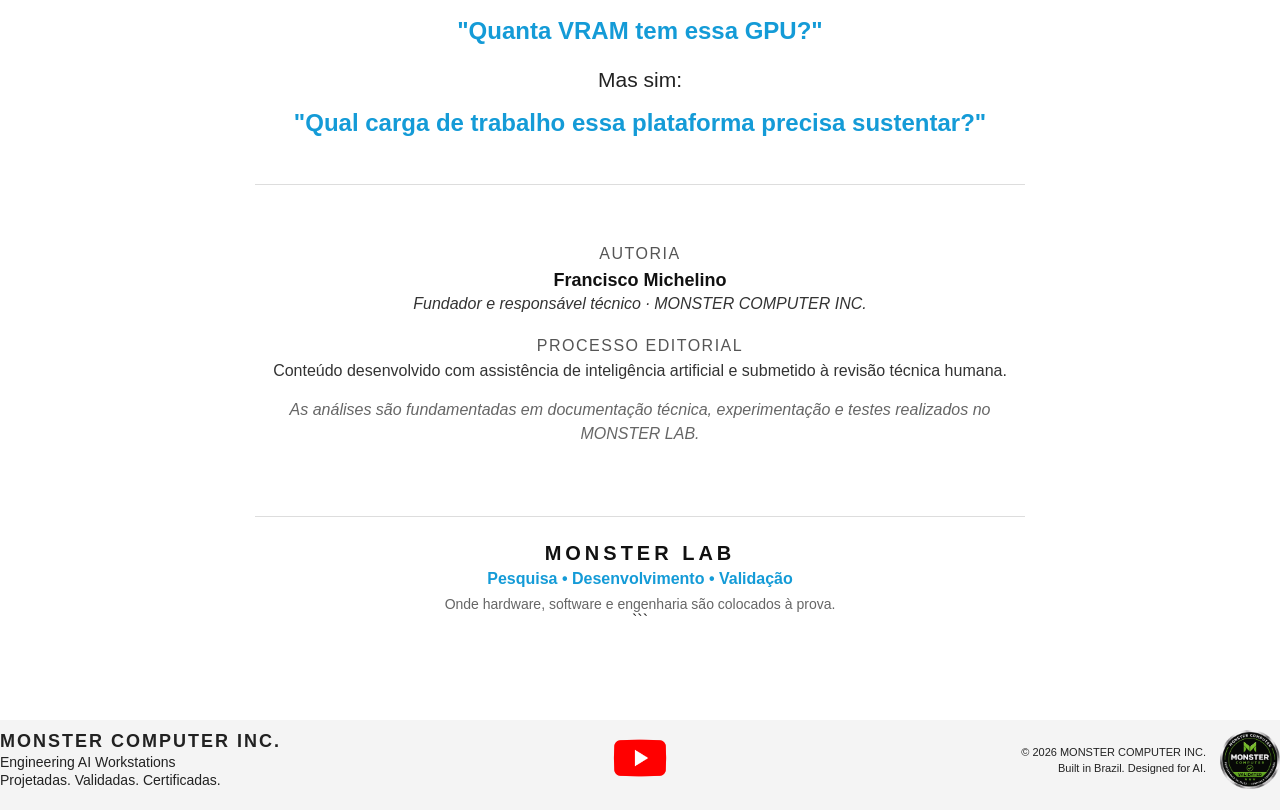
<file: monsterlab/01-ia-hardware/artigo-01.html>
<!DOCTYPE html>
<html lang="pt-BR">

<head>

    <meta charset="UTF-8">

    <meta name="viewport"
          content="width=device-width, initial-scale=1.0">

    <title>
        Quanto de VRAM uma workstation realmente precisa para IA? | MONSTER LAB
    </title>

    <meta name="description"
          content="Uma análise prática sobre VRAM, modelos locais, quantização e os limites reais das GPUs para Inteligência Artificial.">
    
    <link rel="canonical"
          href="https://monstercomputer.com.br/monsterlab/01-ia-hardware/artigo-01">
    
    <link rel="icon"
          type="image/png"
          href="../../favicon/favicon.png">

    <link rel="stylesheet"
          href="../../css/style.css">

    <link rel="stylesheet"
          href="../css/monsterlab.css">

    <link rel="stylesheet"
          href="../css/article.css">

    <script type="application/ld+json">
    {
      "@context": "https://schema.org",
      "@type": "TechArticle",
      "headline": "Quanto de VRAM uma workstation realmente precisa para IA?",
      "description": "Uma análise prática sobre VRAM, modelos locais, quantização e os limites reais das GPUs para Inteligência Artificial.",
      "url": "https://monstercomputer.com.br/monsterlab/01-ia-hardware/artigo-01",
      "inLanguage": "pt-BR",
      "publisher": {
        "@type": "Organization",
        "name": "MONSTER COMPUTER INC.",
        "url": "https://monstercomputer.com.br/"
      }
    }
    </script>

    <script type="application/ld+json">
    {
      "@context": "https://schema.org",
      "@type": "BreadcrumbList",
      "itemListElement": [
        {
          "@type": "ListItem",
          "position": 1,
          "name": "MONSTER COMPUTER",
          "item": "https://monstercomputer.com.br/"
        },
        {
          "@type": "ListItem",
          "position": 2,
          "name": "MONSTER LAB",
          "item": "https://monstercomputer.com.br/monsterlab/"
        },
        {
          "@type": "ListItem",
          "position": 3,
          "name": "IA / HARDWARE",
          "item": "https://monstercomputer.com.br/monsterlab/01-ia-hardware/"
        }
      ]
    }
    </script>

</head>


<body>


<main>


    <!-- ===========================
         HEADER
         =========================== -->

    <header>

        <div class="container">

            <div class="logo">

                <img src="../../logo/monster-m.png"
                     alt="MONSTER COMPUTER INC.">

                <div class="logo-text">

                    <span class="logo-title">
                        MONSTER COMPUTER INC.
                    </span>

                    <span class="logo-subtitle">
                        Engineering AI Workstations
                    </span>

                </div>

            </div>


            <nav>

                <ul>

                    <li>
                        <a href="/">
                            HOME
                        </a>
                    </li>

                    <li><a href="/empresa">EMPRESA</a></li>

                    <li>
                        <a href="/#platforms">
                            PLATAFORMAS
                        </a>
                    </li>

                    <li>
                        <a href="/monsterlab/">
                            MONSTER LAB
                        </a>
                    </li>

                    <li>
                        <a href="/#contato">
                            CONTATO
                        </a>
                    </li>

                </ul>

            </nav>

        </div>

    </header>


    <!-- ===========================
         ARTIGO
         =========================== -->
<nav class="breadcrumb" aria-label="Navegação estrutural">

    <a href="../../index.html">
        MONSTER COMPUTER
    </a>

    <span>›</span>

    <a href="../index.html">
        MONSTER LAB
    </a>

    <span>›</span>

    <span>IA / HARDWARE</span>

</nav>

    <article class="article">


        <!-- IDENTIFICAÇÃO -->

        <header class="article-header">

            <p class="article-category">
                MONSTER LAB · IA / HARDWARE
            </p>

            <h1>
                Quanto de VRAM uma workstation
                realmente precisa para IA?
            </h1>

            <p class="article-subtitle">
                Uma análise prática sobre memória de vídeo,
                modelos locais e os limites reais das GPUs.
            </p>

        </header>


        <!-- IMAGEM PRINCIPAL -->

        <figure class="article-hero">

            <img src="imagens/ia-hardware.png"
                 alt="Workstation MONSTER para Inteligência Artificial com GPU dedicada para modelos locais">
            <figcaption>
                Memória de vídeo é apenas uma parte da equação
                de uma workstation para IA.
            </figcaption>

        </figure>


        <!-- INTRODUÇÃO -->

        <div class="article-content">


            <p class="article-lead">
                A memória de vídeo, ou <strong>VRAM</strong>, tornou-se
                um dos principais critérios na escolha de hardware
                para Inteligência Artificial local.
            </p>


            <p>
                É fácil entender por quê. Modelos de IA podem ocupar
                vários gigabytes de memória, e quando a GPU não
                consegue manter os dados necessários em sua própria
                memória, o desempenho pode cair drasticamente.
            </p>


            <p>
                Mas existe uma armadilha nessa discussão:
                <strong>mais VRAM não significa automaticamente
                uma experiência melhor.</strong>
            </p>


            <p>
                Uma GPU com 32 GB não será necessariamente mais
                adequada para determinado trabalho do que uma GPU
                com 16 GB. Da mesma forma, um modelo com dezenas de
                bilhões de parâmetros não necessariamente exige uma
                GPU gigantesca.
            </p>


            <p>
                A necessidade real de uma <strong>workstation para IA</strong>
                depende da combinação entre
                <strong>modelo, quantização, contexto, aplicação
                e plataforma de hardware.</strong>
            </p>


            <blockquote>
                A pergunta não deveria começar com
                "quantos gigabytes tem essa GPU?",
                mas com:
                <strong>qual carga de trabalho essa plataforma
                precisa sustentar?</strong>
            </blockquote>


            <!-- ===========================
                 SEÇÃO 01
                 =========================== -->

            <h2>
                O que realmente ocupa a VRAM?
            </h2>


            <p>
                Quando executamos um modelo de IA localmente, a VRAM não é
                utilizada apenas para armazenar os pesos do modelo.
                Diversos componentes competem pelo espaço disponível.
            </p>


            <h3>
                Pesos do modelo
            </h3>

            <p>
                Os pesos representam uma das maiores parcelas da memória
                utilizada durante a inferência.
            </p>

            <p>
                Um modelo maior possui mais parâmetros e,
                consequentemente, tende a exigir mais memória.
                Mas existe uma diferença fundamental entre o
                tamanho nominal do modelo e a quantidade de memória
                necessária para executá-lo.
            </p>

            <p>
                É aí que entra a quantização.
            </p>


            <h3>
                Quantização
            </h3>

            <p>
                A quantização reduz a quantidade de bits utilizada
                para representar os pesos do modelo.
            </p>

            <p>
                Em vez de armazenar determinados valores utilizando
                uma representação de maior precisão, podemos utilizar
                formatos mais compactos.
            </p>

            <p>

                Isso reduz significativamente o espaço ocupado na
                <strong>VRAM</strong> e pode tornar modelos muito maiores
                executáveis em GPUs relativamente menores.

            </p>


            <h3>
                Contexto
            </h3>

            <p>
                O tamanho do contexto também influencia o consumo
                de <strong>VRAM</strong>.
            </p>

            <p>
                Quanto mais informações o modelo precisa manter
                disponíveis durante uma interação, maior pode ser
                o consumo associado ao processamento desse contexto.
            </p>


            <h3>
                KV Cache
            </h3>

            <p>
                Durante a geração de texto, o modelo mantém
                informações intermediárias relacionadas aos tokens
                já processados.
            </p>

            <p>
                Essa estrutura, conhecida como
                <strong>KV cache</strong>, pode consumir uma quantidade
                significativa de <strong>VRAM</strong>, especialmente quando
                trabalhamos com contextos longos.
            </p>


            <h3>
                Overhead
            </h3>

            <p>
                Também existe memória utilizada pelo próprio
                software, bibliotecas, buffers e outros componentes
                necessários para executar a aplicação.
            </p>

            <p>
                Por isso, não devemos olhar apenas para o tamanho
                do arquivo do modelo e concluir que uma GPU com
                exatamente aquele volume de VRAM será suficiente para a carga de trabalho.
            </p>

            <p>
                <strong>
                    O arquivo do modelo é apenas uma parte da equação.
                </strong>
            </p>


            <!-- ===========================
                 SEÇÃO 02
                 =========================== -->

            <h2>
                8 GB, 12 GB, 16 GB, 24 GB, 32 GB...
            </h2>


            <p>
                Então, afinal, quanto é necessário?
            </p>

            <p>
                Não existe uma resposta universal, mas podemos
                pensar em classes de capacidade.
            </p>


            <div class="article-table-wrapper">

                <table class="article-table">

                    <thead>

                        <tr>
                            <th>VRAM</th>
                            <th>Perfil aproximado</th>
                        </tr>

                    </thead>

                    <tbody>

                        <tr>
                            <td>8 GB</td>
                            <td>
                                Modelos menores, experimentação
                                e IA generativa mais leve.
                            </td>
                        </tr>

                        <tr>
                            <td>12 GB</td>
                            <td>
                                Maior flexibilidade para modelos
                                locais e cargas moderadas.
                            </td>
                        </tr>

                        <tr>
                            <td>16 GB</td>
                            <td>
                                Faixa bastante versátil para experimentação
                                avançada e muitos modelos quantizados.
                            </td>
                        </tr>

                        <tr>
                            <td>24 GB</td>
                            <td>
                                Maior margem para modelos maiores,
                                contextos mais extensos e cargas
                                profissionais.
                            </td>
                        </tr>

                        <tr>
                            <td>32 GB ou mais</td>
                            <td>
                                Modelos grandes, contextos elevados,
                                cargas mais exigentes e maior margem
                                operacional.
                            </td>
                        </tr>

                    </tbody>

                </table>

            </div>


            <p>
                Essa tabela não deve ser interpretada como uma lista
                de limites rígidos.
            </p>

            <p>
                Um modelo que parece grande demais para determinada
                GPU pode funcionar perfeitamente quando quantizado.
                Por outro lado, um modelo relativamente pequeno pode
                consumir mais memória do que o esperado dependendo
                do contexto, configuração e software utilizados.
            </p>

            <p>
                Por isso, <strong>capacidade de VRAM deve ser analisada
                em conjunto com a carga de trabalho.</strong>
            </p>


            <!-- ===========================
                 SEÇÃO 03
                 =========================== -->

            <h2>
                A quantização muda o jogo
            </h2>


            <p>
                Um dos conceitos mais importantes para quem trabalha
                com IA local é a <strong>quantização</strong>.
            </p>

            <p>
                Em modelos distribuídos no formato GGUF, por exemplo,
                encontramos frequentemente denominações como
                <strong>Q4, Q5, Q6 e Q8</strong>, entre outras.
            </p>

            <p>
                De maneira simplificada, elas representam diferentes
                níveis de redução da precisão utilizada para armazenar
                os pesos.
            </p>

            <p>
                Quanto mais compacta a representação, menor tende a
                ser o espaço necessário para armazenar o modelo.
            </p>

            <blockquote>
                Um modelo que seria inviável em sua representação
                original pode se tornar perfeitamente utilizável
                depois de quantizado.
            </blockquote>

            <p>
                Mas existe uma troca.
            </p>

            <p>
                Reduzir a precisão pode afetar características como
                qualidade, fidelidade ou comportamento do modelo.
                O impacto depende do modelo, da tarefa e do nível
                de quantização utilizado.
            </p>

            <p>
                Por isso, não existe uma quantização "melhor"
                para todas as situações.
            </p>

            <p>
                Existe a quantização
                <strong>adequada àquela carga de trabalho.</strong>
            </p>


            <!-- ===========================
                 SEÇÃO 04
                 =========================== -->

            <h2>
                VRAM não é tudo
            </h2>


            <p>
                Existe outro erro comum na montagem de uma
                workstation para IA: tratar a VRAM como se ela
                fosse a única variável importante.
            </p>

            <p>
                Não é.
            </p>

            <p>
                Uma plataforma de IA é um sistema.
            </p>


            <h3>
                RAM do sistema
            </h3>

            <p>
                Quando parte do processamento precisa utilizar
                a memória principal do computador, a quantidade
                e a velocidade da RAM podem influenciar significativamente
                a experiência.
            </p>


            <h3>
                Largura de banda
            </h3>

            <p>
                Não basta armazenar os dados.
                A GPU precisa movimentá-los e processá-los
                rapidamente.
            </p>


            <h3>
                CPU
            </h3>

            <p>
                A CPU continua tendo papel importante.
                Preparação dos dados, execução de determinadas
                etapas da aplicação, gerenciamento do sistema
                e cargas híbridas podem depender significativamente
                do processador.
            </p>


            <h3>
                Armazenamento
            </h3>

            <p>
                Modelos de IA podem ocupar muitos gigabytes.
                Um armazenamento rápido reduz tempos de carregamento
                e facilita o gerenciamento de bibliotecas de modelos,
                especialmente quando trabalhamos com múltiplos
                modelos e diferentes quantizações.
            </p>


            <h3>
                PCIe
            </h3>

            <p>
                A comunicação entre CPU, GPU e demais componentes
                também faz parte da plataforma.
            </p>


            <h3>
                Arquitetura da GPU
            </h3>

            <p>
                Duas GPUs com a mesma quantidade de VRAM podem
                apresentar comportamentos completamente diferentes.
            </p>

            <p>
                Arquitetura, unidades de processamento, largura
                de banda, suporte a determinadas bibliotecas e
                backends e eficiência da implementação de software
                também importam.
            </p>

            <p>
                Por isso:
            </p>

            <blockquote>
                <strong>16 GB não são simplesmente 16 GB.</strong>
            </blockquote>


            <!-- ===========================
                 SEÇÃO 05
                 =========================== -->

            <h2>
                O caso das workstations MONSTER
            </h2>


            <p>
                É exatamente aqui que entra a <a href="../index.html">filosofia do MONSTER LAB</a>.
            </p>

            <p>
                Uma workstation não deveria nascer de uma lista
                de componentes escolhidos isoladamente.
            </p>

            <p>
                Ela deveria nascer da
                <strong>carga de trabalho e dos requisitos do projeto.</strong>
            </p>

            <p>
                Antes de definir GPU, memória, processador,
                armazenamento ou qualquer outro componente,
                precisamos entender o que a plataforma deverá
                executar.
            </p>


            <ul class="article-checklist">

                <li>Qual modelo?</li>

                <li>Qual quantização?</li>

                <li>Qual tamanho de contexto?</li>

                <li>Qual velocidade de inferência é desejada?</li>

                <li>
                    Será utilizada para desenvolvimento,
                    experimentação, produção ou uma combinação
                    dessas atividades?
                </li>

                <li>
                    Haverá necessidade de executar múltiplos modelos?
                </li>

                <li>
                    Existe necessidade de grande capacidade
                    de armazenamento?
                </li>

                <li>
                    O sistema será utilizado continuamente?
                </li>

            </ul>


            <p>
                Cada uma dessas respostas pode mudar a configuração
                ideal.
            </p>

            <p>
                É por isso que uma workstation MONSTER não é
                simplesmente uma coleção de componentes de
                alto desempenho, mas uma plataforma projetada
                para uma carga de trabalho específica.
            </p>

            <p>
                É uma <strong>plataforma projetada para uma
                finalidade específica.</strong>
            </p>

            <p>
                Depois da montagem, essa plataforma ainda precisa
                ser colocada à prova.
            </p>

            <p>
                Temperaturas, estabilidade, consumo, desempenho,
                compatibilidade e comportamento sob carga fazem
                parte da validação.
            </p>

            <p>
                A configuração deve ser capaz de sustentar aquilo
                para o qual foi projetada.
            </p>


            <blockquote class="article-highlight">
                A configuração deve nascer da carga de trabalho,
                e não da lista de componentes.
            </blockquote>


            <!-- ===========================
                 CONCLUSÃO
                 =========================== -->

            <h2>
                Conclusão
            </h2>


            <p>
                A discussão sobre VRAM costuma começar com números.
            </p>

            <p class="article-vram-line">
                8 GB. &nbsp; 12 GB. &nbsp; 16 GB.
                &nbsp; 24 GB. &nbsp; 32 GB.
            </p>

            <p>
                Mas o número, isoladamente, conta apenas uma parte
                da história.
            </p>

            <p>
                A quantidade de <strong>VRAM necessária para uma workstation de IA</strong>
                depende do modelo, da quantização, do contexto, da aplicação
                e de toda a plataforma que trabalha ao redor da GPU.
            </p>

            <p>
                Uma GPU com mais memória pode abrir possibilidades
                interessantes, mas não substitui uma arquitetura
                de sistema bem planejada.
            </p>

            <p>
                Da mesma forma, uma GPU com menos VRAM pode executar
                cargas surpreendentemente maiores quando utilizada
                com modelos e configurações adequados.
            </p>

            <p>
                É justamente por isso que
                <a href="../../index.html#platforms">
                    projeto de workstation
                </a>
                é diferente de simplesmente escolher o componente mais caro
                disponível.
            </p>


            <blockquote class="article-final">

                <span>
                    A pergunta correta não é:
                </span>

                <strong>
                    "Quanta VRAM tem essa GPU?"
                </strong>

                <span>
                    Mas sim:
                </span>

                <strong>
                    "Qual carga de trabalho essa plataforma
                    precisa sustentar?"
                </strong>

            </blockquote>

<!-- ===========================
     ASSINATURA EDITORIAL
     =========================== -->

<div class="article-author">

    <div class="article-author-info">

        <span class="article-author-label">
            AUTORIA
        </span>

        <strong>
            Francisco Michelino
        </strong>

        <span>
            <em>Fundador e responsável técnico · MONSTER COMPUTER INC.</em>
        </span>

    </div>


    <div class="article-author-info">

        <span class="article-author-label">
            PROCESSO EDITORIAL
        </span>

        <span>
            Conteúdo desenvolvido com assistência de inteligência artificial
            e submetido à revisão técnica humana.
        </span>

        <small>
            <em>As análises são fundamentadas em documentação técnica,
            experimentação e testes realizados no MONSTER LAB.</em>
        </small>

    </div>

</div>


<!-- ===========================
     MONSTER LAB
     =========================== -->

<div class="article-lab-signature">

    <strong>
        MONSTER LAB
    </strong>

    <span>
        Pesquisa • Desenvolvimento • Validação
    </span>

    <small>
        Onde hardware, software e engenharia
        são colocados à prova.
    </small>

</div>

```



        </div>

    </article>


    <!-- ===========================
         FOOTER
         =========================== -->

    <footer class="footer">

        <div class="footer-content">

            <div class="footer-brand">

                <strong>
                    MONSTER COMPUTER INC.
                </strong>

                <span>
                    Engineering AI Workstations
                </span>

                <span>
                    Projetadas. Validadas. Certificadas.
                </span>

            </div>


            <div class="footer-youtube">

                <a href="https://www.youtube.com/@MonsterComputerINC"
                   target="_blank"
                   rel="noopener noreferrer"
                   aria-label="MONSTER COMPUTER no YouTube">

                    <img src="../../icons/youtube.png"
                         alt="YouTube">

                </a>

            </div>


            <div class="footer-signature">

                <div class="footer-text">

                    <span>
                        © 2026 MONSTER COMPUTER INC.
                    </span>

                    <span>
                        Built in Brazil. Designed for AI.
                    </span>

                </div>


                <img src="../../logo/monster-seal.png"
                     alt="MONSTER COMPUTER INC."
                     class="footer-seal">

            </div>

        </div>

    </footer>


</main>


</body>

</html>
</file>
<file: css/style.css>
/* ===========================
   RESET
=========================== */

*{
    margin:0;
    padding:0;
    box-sizing:border-box;
}

body{

    font-family: "Inter", sans-serif;
    color:#111;
    background:#ffffff;

}


/* ===========================
   CONTAINER
=========================== */

.container{

    width:100%;
    max-width:1700px;
    margin:0 auto;
    padding:0 40px;
}


/* ===========================
   HEADER
=========================== */

header{

    width:100%;

    padding:24px 0;

    border-bottom:1px solid #ececec;

    background:#ffffff;

}


header .container{

    display:flex;

    justify-content:space-between;

    align-items:center;

}


.logo img{

    height:60px;
}
.logo{

    display:flex;

    align-items:center;

    gap:18px;

    text-decoration:none;

}

.logo-text{

    display:flex;

    flex-direction:column;

}

.logo-title{

    font-size:26px;

    font-weight:800;

    color:#111;

    line-height:1.1;

}

.logo-subtitle{

    font-size:15px;

    font-weight:400;

    color:#666;

    letter-spacing:1.5px;

    margin-top:4px;

}


nav ul{

    display:flex;

    gap:40px;

    list-style:none;

    margin:0;

    padding:0;

}


nav a{

    text-decoration:none;

    color:#111;

    font-size:15px;

    font-weight:500;

    transition:.25s;

}


nav a:hover{

    color:#67C23A;

}

/* ===========================
HEADER - 1200px
=========================== */

@media (max-width: 1200px) {

    header .container {
        padding-left: 40px;
        padding-right: 40px;
    }

    .logo {
        gap: 12px;
    }

    .logo img {
        width: 54px;
        height: 54px;
    }

    .logo-title {
        font-size: 22px;
        line-height: 1.05;
    }

    .logo-subtitle {
        font-size: 14px;
        letter-spacing: 1px;
    }

    nav ul {
        gap: 28px;
    }

    nav a {
        font-size: 15px;
    }
}

/* ===========================
HEADER - 1100px
=========================== */

@media (max-width: 1100px) {

    header .container {
        padding-left: 32px;
        padding-right: 32px;
    }

    .logo {
        gap: 10px;
    }

    .logo img {
        width: 48px;
        height: 48px;
    }

    .logo-title {
        font-size: 20px;
        line-height: 1.05;
    }

    .logo-subtitle {
        font-size: 12px;
        letter-spacing: 1px;
    }

    nav ul {
        gap: 20px;
    }

    nav a {
        font-size: 14px;
    }
}

/* ===========================
HEADER - 990px
=========================== */

@media (max-width: 990px) {

    header .container {
        padding-left: 24px;
        padding-right: 24px;
    }

    .logo {
        gap: 10px;
    }

    .logo img {
        width: 44px;
        height: 44px;
    }

    .logo-title {
        font-size: 18px;
        line-height: 1.05;
    }

    .logo-subtitle {
        font-size: 11px;
        letter-spacing: 1px;
    }

    nav ul {
        gap: 16px;
    }

    nav a {
        font-size: 13px;
    }
}

/* ===========================
HEADER - 720px
=========================== */

@media (max-width: 720px) {

    header .container {
        padding-left: 18px;
        padding-right: 18px;
    }

    .logo {
        gap: 8px;
    }

    .logo img {
        width: 40px;
        height: 40px;
    }

    .logo-title {
        font-size: 16px;
        line-height: 1.05;
    }

    .logo-subtitle {
        font-size: 10px;
        letter-spacing: 0.8px;
    }

    nav ul {
        gap: 12px;
    }

    nav a {
        font-size: 12px;
    }
}

/*====================================
  HERO
====================================*/

.hero{

    padding: 80px 0;

}
.hero {
    background: #D9D9D9;
}
.hero .container{

    display:flex;

    align-items:center;

    justify-content:space-between;

    gap:30px;

}
.hero-left{
    flex:0 1 500px;
    width:100%;
    max-width:500px;
    min-width:400px;

    box-sizing:border-box;

    background:#ffffff;

    padding:20px 20px 28px;

    min-height:0;
}
.hero-right{

    flex:1 1 620px;
    
    min-width:620px;
    
    display:flex;

    flex-direction:column;

    align-items:flex-end;

    justify-content:center;

    margin-left:-20px;
}
.hero h1{

    font-size:36px;

    font-weight:400;

    letter-spacing:2px;

    line-height:1.15;

    margin:0;

    color:#222;
}
.hero-divider{

    width:100%;

    height:1px;

    background:#d8d8d8;

    margin:4px 0 20px;
}
.hero-values{

    display:flex;

    flex-direction:column;

    gap:8px;

    margin-left:60px;

    margin-bottom:10px;
}
.hero-values span{

    font-size:25px;

    font-weight:400;

    line-height:1.15;

    color:#333;
}
.hero-tagline{

    font-size:28px;

    font-weight:500;

    margin-bottom:0;

}
.hero-description{

    font-size:18px;

    line-height:1.25;

    font-weight:600;

    color:#596273;

    max-width:390px;

    margin:0 auto 38px;
}
.hero-button{

    display:flex;

    align-items:center;

    justify-content:space-between;

    width:260px;

    margin:0 auto 15px;

    padding:16px 20px;

    background:#ffffff;

    border:1px solid #e1e4e8;

    border-radius:8px;

    color:#222;

    text-decoration:none;

    font-size:18px;

    font-weight:600;

    transition:.25s;
}

.hero-button:hover{
    transform:scale(1.03);
}

.hero-arrow{

    font-size:26px;

    line-height:1;
}
.hero-features{

    list-style:none;

    margin:0 0 0 50px;

    padding:0;

    font-weight:700;
}
.hero-features li{

    font-size:18px;

    font-weight:600;

    line-height:1.25;

    color:#444;
}
.hero-button:hover{

    background:#67C23A;

    color:#ffffff;

    border-color:#67C23A;

}
.workstation-photo{

    width:100%;

    max-width:900px;

    margin:0 auto 1px;

}
.hero-image{

    width:100%;

    border-radius:18px;

    display:block;

    transition:.45s;
}
.workstation-info{

    width:100%;

    max-width:900px;

    background:transparent;

    padding:4px 0 0;

    border-radius:0;

    text-align:center;

    box-shadow:none;
}
.workstation-label{

    font-size:16px;

    font-weight:500;

    color:#333;

    letter-spacing:0.3px;

    line-height:1.4;
}

.workstation-label strong{

    font-weight:600;
}

@media (max-width: 1300px) {

    .hero-left{
        flex:0 0 400px;
        max-width:400px;
        min-width:400px;
        padding:22px 22px;
    }

    .hero h1{
        font-size:30px;
    }

    .hero-values span{
        font-size:22px;
    }

    .hero-description{
        font-size:17px;
        margin-bottom:22px;
    }

    .hero-button{
        margin-bottom:12px;
        padding:14px 18px;
    }
}

@media (max-width:1100px) {

    .hero .container {
        flex-direction:column;
        gap:10px;
    }

    .hero-left {
        width:calc(100% - 40px);
        max-width:500px;
        min-width:0;
        min-height:0;
        height:auto;
        padding:12px 20px 20px;
    }

    .hero-right {
        width:calc(100% - 40px);
        max-width:900px;
        min-width:0;
        margin-left:0;
        align-items:center;
    }

}

/*====================================*
* TRUST
*====================================*/

.trust{
    background:#ffffff;
    padding:130px 0;
}

.trust h2{
    font-size:40px;
    font-weight:400;
    letter-spacing:1px;
    line-height:1.2;
    margin:0;
    color:#111;
}

.trust-divider{
    width:100%;
    height:1px;
    background:#e0e0e0;
    margin:8px 0 18px;
}

.trust-subtitle{
    font-size:28px;
    font-weight:400;
    line-height:1.4;
    margin:0 0 80px;
    color:#222;
}

.trust-cards{
    display:grid;
    grid-template-columns:repeat(4, 1fr);
    gap:28px;
}

.trust-card{
    background:#ffffff;
    border:1px solid #e0e0e0;
    border-radius:8px;
    padding:18px 16px;
    min-height:110px;
    transition:transform 0.3s ease,
           box-shadow 0.3s ease;
}

.trust-card:hover{
    transform:scale(1.04);

    box-shadow:0 12px 30px rgba(0,0,0,0.12);
}

.trust-card h3{
    font-size:20px;
    font-weight:600;
    color:#0099e5;
    margin:0 0 14px;
}

.trust-card ul{
    margin:0;
    padding-left:15px;
}

.trust-card li{
    font-size:18px;
    line-height:1.35;
    color:#555;
    transition:color 0.25s ease;
}

.trust-card:hover li{
    color:#22c55e;
}

/* ===========================
TRUST - 900px
=========================== */

@media (max-width: 900px) {

    .trust {
        padding: 70px 24px;
        text-align: center;
    }

    .trust h2 {
        font-size: 34px;
        line-height: 1.2;
    }

    .trust-subtitle {
        font-size: 22px;
        line-height: 1.3;
        margin-bottom: 50px;
    }

    .trust-cards {
        grid-template-columns: 1fr;
        gap: 24px;
        width: 100%;
        max-width: 420px;
        margin: 0 auto;
    }

    .trust-card {
        width: 100%;
        min-height: 0;
        padding: 18px 20px;
    }

    .trust-card h3 {
        font-size: 20px;
        margin-bottom: 12px;
    }

    .trust-card li {
        font-size: 17px;
        line-height: 1.35;
    }

    .trust-card ul {
    padding-left: 0;
    list-style-position: inside;
    text-align: center;
}
}

/* ===========================
   04 PLATAFORMAS
=========================== */

.platforms{
    padding:70px 0;
    background:#f4f4f4;
}

.platforms-header{
    text-align:center;
    margin-bottom:25px;
}

.platforms-header h2{
    font-size:44px;
    font-weight:400;
    letter-spacing:4px;
    line-height:1.2;
    margin:0 0 20px;
}

.platforms-header p{
    font-size:30px;
    font-weight:400;
    margin:0;
    color:#222;
}

.platform-cards{
    display:flex;
    gap:35px;
    justify-content:center;
}

.platform-card{
    position:relative;

    width:310px;
    min-height:360px;

    padding:0 12px 14px;

    background:#ffffff;
    border:1px solid #dddddd;
    border-radius:8px;

    display:flex;
    flex-direction:column;

    transition:transform 0.3s ease,
                box-shadow 0.3s ease;
}

.platform-card:hover{
    transform:scale(1.04);

    box-shadow:0 12px 30px rgba(0,0,0,0.12);
}

.platform-image{
    height:220px;

    display:flex;
    align-items:center;
    justify-content:center;

    margin-bottom:1px;
}

.platform-image img{
    max-width:108%;
    max-height:220px;

    display:block;
}

.platform-title{
    font-size:28px;
    font-weight:500;

    margin:0 0 12px;
}

.ai-ready{
    color:#22c55e;
    text-align:center;
    letter-spacing:3px;
}

.professional{
    color:#008cff;
    text-align:center;
    letter-spacing:3px;
}

.enterprise{
    text-align:center;
    color:#6655ff;
    letter-spacing:3px;
}

.platform-model{
    font-size:20px;
    font-weight:500;

    margin:0 0 6px;
}

.platform-card ul{
    margin:0;
    padding-left:30px;

    font-size:18px;
    line-height:1.6;
}

.platform-validation{
    margin-top:auto;

    text-align:right;

    font-size:13px;
    line-height:1.15;

    color:#555;
    transition: color 0.2s ease;
}

.platform-validation span{
    display:block;
    font-size:10px;
}
/* MONSTER LAB fica verde no hover do card */
.platform-card:hover .platform-validation {
    color: #00A651;
    font-weight:600;

}

/* ===========================
   MOBILE
   PLATAFORMAS HERO
=========================== */

@media (max-width:800px){

    .platform-cards{
        flex-direction:column;
        align-items:center;
        gap:20px;
    }

    .platform-card{
        width:100%;
        max-width:310px;
        box-sizing:border-box;
    }

}

/* ===========================
05 PROCESSO
=========================== */

.process{
    padding:130px 0;
    background:#ffffff;
}

.process-header{
    text-align:center;
    margin-bottom:60px;
}

.process-header h2{
    font-size:42px;
    font-weight:400;
    letter-spacing:2px;
    line-height:1.2;
    margin:0 0 20px;
}

.process-header p{
    font-size:28px;
    font-weight:500;
    margin:0;
    color:#222;
}

.process-steps{
    position:relative;

    display:flex;
    justify-content:space-between;
    align-items:flex-start;

    max-width:1000px;
    margin:0 auto;
}

.process-steps::before{
    content:"";

    position:absolute;

    top:13px;
    left:3%;
    right:3%;

    height:3px;

    background:#2aa7df;
}

.process-step{
    position:relative;

    width:18%;

    text-align:center;

    z-index:1;
}

.process-number{
    position:relative;

    width:26px;
    height:26px;

    margin:0 auto 70px;

    border-radius:50%;

    background:#2aa7df;
    color:transparent;

    display:flex;
    align-items:center;
    justify-content:center;

    font-size:13px;
    font-weight:500;
}

.process-number::after{
    position:absolute;

    top:30px;

    color:#2aa7df;

    font-size:20px;
    font-weight:400;
}

.process-step:nth-child(1) .process-number::after{
    content:"1";
}

.process-step:nth-child(2) .process-number::after{
    content:"2";
}

.process-step:nth-child(3) .process-number::after{
    content:"3";
}

.process-step:nth-child(4) .process-number::after{
    content:"4";
}

.process-step:nth-child(5) .process-number::after{
    content:"5";
}

.process-step h3{
    font-size:28px;
    font-weight:700;
    letter-spacing:1px;

    margin:0 0 18px;

    color:#00A8E8;
}

.process-step:nth-child(2) h3{
    transform:translateX(-35px);
}

.process-step:hover p{
    color:#00A651;
    font-weight:800;
}

.process-step p{
    font-size:16px;
    line-height:1.2;

    margin:0 auto;

    max-width:180px;

    color:#111;

    font-weight:700;
    transition:color 0.25s ease;
}

/* ===========================
PROCESSO - 900px
=========================== */

@media (max-width: 900px) {

    .process {
        padding: 70px 24px;
    }

    .process-header {
        margin-bottom: 55px;
    }

    .process-header h2 {
        font-size: 34px;
        letter-spacing: 1.5px;
        line-height: 1.2;
    }

    .process-header p {
        font-size: 22px;
        line-height: 1.3;
    }

    .process-steps {
        position: relative;

        display: flex;
        flex-direction: column;
        align-items: center;

        gap: 55px;

        max-width: 500px;
        margin: 0 auto;
    }

    .process-steps::before {
        content: "";

        position: absolute;

        top: 13px;
        bottom: 13px;
        left: 50%;

        width: 3px;
        height: auto;

        transform: translateX(-50%);

        background: #2aa7df;

        z-index: 0;
    }

    .process-step {
        position: relative;

        width: 100%;
        max-width: 360px;

        text-align: center;

        z-index: 1;
    }

    /* ===========================
       NÚMERO DENTRO DA BOLINHA
       =========================== */

    .process-number {
        position: relative;

        width: 26px;
        height: 26px;

        margin: 0 auto 32px;

        border-radius: 50%;

        background: #2aa7df;
        color: #ffffff;

        display: flex;
        align-items: center;
        justify-content: center;

        font-size: 14px;
        font-weight: 600;

        z-index: 2;
    }

    /* Remove a numeração antiga abaixo da bolinha */

    .process-number::after {
        display: none !important;
        content: none !important;
    }

    /* ===========================
       TÍTULOS
       =========================== */

    .process-step h3 {
        position: relative;

        font-size: 25px;
        font-weight: 400;
        letter-spacing: 1.5px;

        margin: 0 0 12px;

        background: #ffffff;

        z-index: 2;

        transition: color 0.25s ease;
    }

    .process-step:nth-child(2) h3 {
        transform: none;
    }

    /* ===========================
       DESCRIÇÕES
       =========================== */

    .process-step p {
        position: relative;

        font-size: 16px;
        line-height: 1.3;
        font-weight: 600;

        max-width: 300px;

        margin: 0 auto;

        color: #111;

        background: #ffffff;

        z-index: 2;
    }

}

/* ===========================
06 MONSTER LAB
=========================== */

.monster-lab{
    padding:60px 0;
    background:#f4f4f4;
}

.lab-header{
    text-align:center;
    margin-bottom:25px;
}

.lab-header h2{
    font-size:42px;
    font-weight:400;
    letter-spacing:4px;
    line-height:1.2;
    margin:0 0 4px;
}

.lab-header p{
    font-size:24px;
    font-weight:500;
    margin:0;
    color:#222;
}

.lab-image{
    position:relative;
    width:106%;
    max-width:none;
    margin:0 -3%;
}

.lab-image img{
    width:100%;
    display:block;
}

.lab-image-caption{
    position:absolute;
    top:8px;
    left:0;
    right:0;

    text-align:center;

    color:#ffffff;
    font-size:20px;
    font-weight:700;

    text-shadow:0 1px 3px rgba(0,0,0,0.7);
}

.lab-cards{
    display:flex;
    justify-content:space-between;
    gap:30px;
    width:106%;
    max-width:none;
    margin:0 -3%;
}

.lab-card{
    flex:1;
}

.lab-card h3{
    font-size:20px;
    font-weight:600;
    color:#00A8E8;
    margin:0 0 4px;
}

.lab-card ul{
    margin:0;
    padding-left:20px;

    font-size:16px;
    line-height:1.35;
    transition:color 0.25s ease;
}

.lab-card:hover ul{
    color:#22c55e;
    font-weight:600;
}

.lab-footer{
    position:relative;
    width:106%;
    max-width:none;
    margin:20px -3% 0;

    text-align:center;

    font-size:23px;
}

.lab-validation{
    position:absolute;
    right:0;
    top:0;

    text-align:left;

    font-size:18px;
    line-height:1.35;
    color:#555;
}

.lab-validation span{
    display:block;
    font-size:13px;
}
.lab-validation a{
    color:#555;
    text-decoration:none;
    font-weight:600;
    display:inline-block;
    transition:
        color 0.25s ease,
        transform 0.2s ease;
}

.lab-validation a:hover{
    color:#00A651;
    transform:scale(1.03);
}

.lab-validation a span{
    display:block;
    font-size:13px;
    font-weight:400;
}

/* ===========================
MONSTER LAB - 900px
=========================== */

@media (max-width: 900px) {

    .monster-lab {
        padding: 60px 24px;
    }

    /* ===========================
       CABEÇALHO
       =========================== */

    .lab-header {
        margin-bottom: 25px;
    }

    .lab-header h2 {
        font-size: 34px;
        letter-spacing: 3px;
        line-height: 1.2;
    }

    .lab-header p {
        font-size: 21px;
        line-height: 1.3;
    }

    /* ===========================
       IMAGEM
       =========================== */

    .lab-image {
        width: 100%;
        margin: 0;
    }

    .lab-image-caption {
        top: 8px;

        font-size: 15px;
        line-height: 1.25;

        padding: 0 15px;
    }

/* ===========================
MONSTER LAB - 900px
CARDS CENTRALIZADOS
=========================== */

.lab-cards {
    display: flex;
    flex-direction: column;

    width: 420px;
    max-width: calc(100% - 20px);

    margin: 0 auto !important;

    gap: 24px;

    align-items: center;
}

.lab-card {
    width: 100%;
    max-width: 420px;

    margin: 0;

    text-align: center;
}

.lab-card h3 {
    margin: 0 0 5px;
}

.lab-card ul {
    margin: 0;
    padding-left: 0;

    list-style-position: inside;

    text-align: center;
}

    /* ===========================
       RODAPÉ DA SEÇÃO
       =========================== */

    .lab-footer {
        width: 100%;
        margin: 30px 0 0;

        font-size: 22px;
        line-height: 1.3;
    }

    .lab-validation {
        position: static;

        margin-top: 12px;

        text-align: center;

        font-size: 17px;
        line-height: 1.35;
    }

    .lab-validation span {
        font-size: 13px;
    }

}

/* ===========================
07 CTA
=========================== */

.cta{
padding:160px 0;
background:#ffffff;
}

.cta-container{
display:flex;
align-items:center;
justify-content:space-between;
padding:0 110px;
}

.cta-content h2{
font-size:36px;
font-weight:600;
margin:0 0 28px;
}

.cta-content p{
font-size:26px;
font-weight:400;
line-height:1.25;
margin:0 0 18px 40px;
color:#222;
}

.cta-actions{
display:flex;
flex-direction:column;
gap:28px;
}

.cta-button{
    width:250px;
    min-width:250px;
    max-width:250px;
    height:58px;
    min-height:58px;
    box-sizing:border-box;

    padding:12px 28px;

    display:flex;
    align-items:center;
    justify-content:space-between;

    text-decoration:none;

    font-size:16px;
    font-weight:600;

    color:#222;
    background:#f2f3f5;

    border:1px solid #dddddd;
    border-radius:6px;
    transition:all 0.3s ease;
}
.cta-button span{
font-size:18px;
transition:transform 0.3s ease;
}

.cta-button:hover{
background:#22c55e;
border-color:#22c55e;
color:#ffffff;
transform:scale(1.06);
}

.cta-button:hover span{
transform:translateX(3px);
}


/* ===========================
08 FOOTER
=========================== */

.footer {
    padding: 0 0 0;
    background: #f4f4f4;
    border-top: 0 solid #dddddd;
}

/* ===========================
BLOCOS PRINCIPAIS
=========================== */

.footer-container {
    display: flex;
    align-items: center;

    padding: 0 30px;
}

/* ===========================
MARCA
=========================== */

.footer-brand {
    width: 40%;
    padding-right: 40px;

    border-right: 1px solid #dddddd;

    flex-shrink: 0;
}

.footer-brand h2 {
    font-size: 20px;
    font-weight: 700;
    margin: 0 0 4px;
}

.footer-brand p {
    font-size: 15px;
    letter-spacing: 2.5px;
    margin: 1px 2px 1px;
    color: #222;
}

.footer-brand strong {
    font-size: 14px;
    font-weight: 800;
    letter-spacing: 2px;
}

/* ===========================
LINKS
=========================== */

.footer-links {
    width: 28%;
    padding: 5px 0;

    border-right: 1px solid #dddddd;

    display: flex;
    flex-direction: column;
    align-items: center;
    gap: 15px;

    flex-shrink: 0;
}

.footer-column a {
    font-size: 15px;
    font-weight: 600;

    color: #222;
    text-decoration: none;

    transition: color 0.25s ease;
}

.footer-column a:hover {
    color: #149BD7;
}

/* ===========================
REDES SOCIAIS
=========================== */

.footer-social {
    flex: 1;

    display: flex;
    align-items: center;
    justify-content: center;

    gap: 18px;
}

.footer-social a {
    display: flex;
    align-items: center;
    justify-content: center;

    text-decoration: none;
}

.footer-social img {
    width: 38px;
    height: 38px;

    object-fit: contain;
    display: block;

    transition: transform 0.3s ease;
}

.footer-social a:hover img {
    transform: translateY(-5px);
}

/* ===========================
RODAPÉ INFERIOR
=========================== */

.footer-bottom {
    display: flex;
    align-items: center;
    justify-content: flex-end;

    padding: 0 30px;

    box-sizing: border-box;
}

/* ===========================
ASSINATURA
=========================== */

.footer-signature {
    text-align: right;
}

.footer-signature p {
    font-size: 11px;
    line-height: 1.15;

    margin: 0;

    color: #222;
}

.footer-signature p:first-child {
    font-weight: 600;
}

/* ===========================
SELO MONSTER LAB
=========================== */

.footer-validation {
    display: flex;
    align-items: center;
    justify-content: center;
}

.footer-validation img {
    width: 54px;
    height: 54px;

    object-fit: contain;
    display: block;

    transition: transform 0.25s ease;
}

.footer-validation a:hover img {
    transform: scale(1.15);
}
</file>
<file: monsterlab/css/monsterlab.css>
/*====================================*
* MONSTER LAB
*====================================*/

* {
    box-sizing: border-box;
}

html {
    scroll-behavior: smooth;
}

body {
    margin: 0;
    font-family: Arial, Helvetica, sans-serif;
    color: #222;
    background: #D9D9D9;
}

main {
    width: 100%;
}


/*====================================*
* CONTAINER
*====================================*/

.container {
    width: 100%;
    max-width: 1440px;
    margin: 0 auto;
    padding: 0 40px;
}


/*====================================*
* SEÇÕES
*====================================*/

.hero {
    min-height: 180px;
    padding: 40px 0;
}

.lab {
    min-height: 850px;
    padding: 45px 0 30px;
}

.validation {
    min-height: 550px;
    padding: 70px 0;
}

.platforms {
    min-height: 700px;
    padding: 80px 0;
}

.articles {
    min-height: 700px;
    padding: 80px 0;
}

.footer {
    min-height: 150px;
    padding: 40px 0;
}

/* ===========================
   HEADER
   =========================== */

nav a {
    font-weight: 600;
}

/* ===========================
   HEADER - 1200px
   =========================== */

@media (max-width: 1200px) {

    header .container {
        padding-left: 40px;
        padding-right: 40px;
    }

    .logo img {
        width: 54px;
        height: 54px;
    }

    .logo-title {
        font-size: 22px;
    }

    .logo-subtitle {
        font-size: 14px;
    }

    nav ul {
        gap: 28px;
    }

    nav a {
        font-size: 15px;
    }

}

/* ===========================
   HEADER - 1100px
   =========================== */

@media (max-width: 1100px) {

    header .container {
        padding-left: 40px;
        padding-right: 40px;
    }

    .logo img {
        width: 50px;
        height: 50px;
    }

    .logo-title {
        font-size: 20px;
    }

    .logo-subtitle {
        font-size: 12px;
    }

    nav ul {
        gap: 22px;
    }

    nav a {
        font-size: 14px;
    }

}

/* ===========================
   HEADER - 900px
   =========================== */

@media (max-width: 900px) {

    header .container {
        padding-left: 24px;
        padding-right: 24px;
    }

    .logo {
        gap: 12px;
    }

    .logo img {
        width: 44px;
        height: 44px;
    }

    .logo-title {
        font-size: 18px;
    }

    .logo-subtitle {
        font-size: 11px;
        letter-spacing: 1px;
    }

    nav ul {
        gap: 16px;
    }

    nav a {
        font-size: 13px;
    }

}

/*====================================*
* HERO
*====================================*/

.hero {
    background: #D9D9D9;
    min-height: 200px;
    padding: 0;
    margin-bottom: 10px;
}

.hero .container {
    position: relative;

    min-height: 200px;

    display: flex;
    align-items: flex-start;
    justify-content: center;
}

.hero-logo {
    position: absolute;

    top: 15px;
    left: 20px;

    width: 135px;
    height: auto;
}

.hero-content {
    width: 100%;
    text-align: center;
    margin-top: 15px;
    
}

.hero h1 {
    margin: 0;

    font-size: 40px;
    font-weight: 500;
    letter-spacing: 2px;
    line-height: 1.15;
}

.hero h2 {
    margin: 6px 0 30px;

    font-size: 46px;
    font-weight: 600;
    letter-spacing: 5px;
    line-height: 1.15;
}

.hero-subtitle {
    margin: 0 0 30px;

    font-size: 32px;
    font-weight: 600;
    letter-spacing: 2px;
    text-align: center;
}

.hero-description {
    position: relative;
    left: 50%;
    transform: translateX(-120%);
    margin: 0;
    font-size: 30px;
    font-weight: 400;
    letter-spacing: 0.5px;
    text-align: center;
    white-space: nowrap;
}

/* ===========================
   HERO - 1200px
   =========================== */

@media (max-width: 1200px) {

    .hero {
        min-height: 0;
        padding: 0;
    }

    .hero .container {
        min-height: 0;
    }

    .hero-content {
        position: relative;
        top: 10px;
        margin-top: 0;
    }

    .hero-logo {
        width: 115px;
    }

    .hero h1 {
        font-size: 40px;
        margin: 0;
    }

    .hero h2 {
        font-size: 44px;
        margin: 4px 0 25px;
    }

    .hero-subtitle {
        font-size: 28px;
        margin: 0 0 25px;
    }

    .hero-description {
        position: relative;
        left: 58%;
        transform: translateX(-120%);
        margin: 0;
        font-size: 26px;
        font-weight: 400;
        letter-spacing: 0.5px;
        text-align: center;
        white-space: nowrap;
    }

}

/* ===========================
   HERO - 1100px
   =========================== */

@media (max-width: 1100px) {

    .hero {
        min-height: 0;
        padding: 0;
    }

    .hero .container {
        min-height: 0;
    }

    .hero-content {
        position: relative;
        top: 10px;
        margin-top: 0;
    }

    .hero-logo {
        width: 95px;
        margin-top: -5px;
    }

    .hero h1 {
        font-size: 38px;
        margin: 0;
    }

    .hero h2 {
        font-size: 42px;
        margin: 4px 0 20px;
    }

    .hero-subtitle {
        font-size: 26px;
        margin: 0 0 20px;
    }

    .hero-description {
        position: relative;
        left: 60%;
        transform: translateX(-120%);
        margin: 0;
        font-size: 26px;
        font-weight: 400;
        letter-spacing: 0.5px;
        text-align: center;
        white-space: nowrap;
    }

}

/* ===========================
   HERO - 900px
   =========================== */

@media (max-width: 900px) {

    .hero {
        min-height: 0;
        padding: 0;
    }

    .hero .container {
        min-height: 0;
    }
    .hero-logo {
        width: 80px;
        top: 10px;
        left: 24px;
    }

    .hero-content {
        margin-top: 0;
        top: 5px;
    }

    .hero h1 {
        font-size: 34px;
        margin: 0;
    }

    .hero h2 {
        font-size: 36px;
        letter-spacing: 4px;
        margin: 4px 0 15px;
    }

    .hero-subtitle {
        font-size: 25px;
        letter-spacing: 1.5px;
        margin: 0 0 15px;
    }

    .hero-description {
        left: 33%;
        transform: translateX(-50%);
        font-size: 22px;
    }

}

/*====================================*
* LAB
*====================================*/

.lab {
    background: #FFFFFF;
    padding-top: 50px;
}

.lab-header h2 {
    margin: 0 0 8px;

    font-size: 46px;
    font-weight: 600;
    letter-spacing: 3px;
}

.lab-header p {
    margin: 0;

    font-size: 32px;
    font-weight: 600;
    letter-spacing: 5px;
}


.lab-intro {
    margin-bottom: 35px;
}

.lab-intro p {
    margin: 0;
    letter-spacing: 2px;
    font-size: 26px;
    line-height: 1.4;
    font-weight: 500;
}


.lab-main {
    display: grid;
    grid-template-columns: 1fr 2fr;
    gap: 40px;

    align-items: center;
}


.lab-text {
    font-size: 24px;
    line-height: 1.2;
}

.lab-text p {
    margin: 0 0 24px;
}


.lab-image {
    width: 100%;
    transform: translateX(30px);
}

.lab-image img {
    width: 100%;
    height: auto;

    display: block;
}


.lab-pillars {
    display: grid;
    grid-template-columns: repeat(3, 1fr);

    gap: 40px;

    margin-top: 55px;
}

.lab-pillars h3 {
    margin: 0 0 5px;

    font-size: 26px;
    font-weight: 800;
    text-align: center;
    color: #149BD7;
}

.lab-pillars p {
    margin: 0;
    font-weight: 600;
    font-size: 24px;
    line-height: 1.3;
    text-align: center;
}

@media (max-width: 1200px) {

    .lab-header p {
        font-size: 30px;
        letter-spacing: 4px;
    }

    .lab-intro p {
        font-size: 24px;
    }

    .lab-main {
        grid-template-columns: 0.8fr 2fr;
        gap: 35px;
    }

    .lab-text {
        font-size: 22px;
    }

    .lab-text p {
        margin: 0 10px 24px;
    }

   .lab-pillars h3 {
        font-size: 22px;
    }

    .lab-pillars p {
        font-size: 20px;
    }

}

@media (max-width: 1100px) {

    .lab-header p {
        font-size: 28px;
        letter-spacing: 3px;
    }

    .lab-intro p {
        font-size: 22px;
    }

    .lab-main {
        grid-template-columns: 0.65fr 2fr;
        gap: 30px;
    }

    .lab-text {
        font-size: 20px;
        line-height: 1.2;
    }

    .lab-text p {
        margin: 0 5px 24px;
    }

    .lab-pillars h3 {
        font-size: 20px;
    }

    .lab-pillars p {
        font-size: 18px;
    }

}

@media (max-width: 900px) {

    .lab-header p {
        font-size: 26px;
        letter-spacing: 2px;
    }

    .lab-intro p {
        font-size: 20px;
        letter-spacing: 1px;
    }

    .lab-main {
        display: flex;
        flex-direction: column;
        gap: 30px;
    }

    .lab-text {
        order: 2;
        font-size: 18px;
        line-height: 1.25;
    }

    .lab-text p {
        margin: 0 0 20px;
    }

    .lab-image {
        order: 1;
        width: 100%;
        transform: none;
    }

    .lab-pillars {
        gap: 20px;
        margin-top: 40px;
    }

    .lab-pillars h3 {
        font-size: 18px;
    }

    .lab-pillars p {
        font-size: 16px;
        line-height: 1.25;
    }

}

/*====================================*
* VALIDAÇÃO *
*====================================*/

.validation{
    min-height:550px;
    padding:40px 0;
    box-sizing:border-box;
}

.validation .container{
    text-align:center;
}

.validation h2{
    margin:0 0 20px;

    font-size:40px;
    font-weight:700;
    letter-spacing:4px;

    color:#111;
}

.validation-subtitle{
    margin:0 0 40px;

    font-size:26px;
    font-weight:600;
    letter-spacing:2px;
    color:#222;
}

.validation-grid{
    display:grid;

    grid-template-columns:repeat(3, 1fr);

    gap:10px;

    align-items:start;
}

.validation-grid img{
    width: 100%;
    height: auto;
    display: block;
}

.validation-card{
    text-align:center;
}

.validation-card img{
    width:100%;
    max-width:420px;

    aspect-ratio:4 / 2.1;

    object-fit:cover;

    display:block;

    margin:0 auto 12px;
}

.validation-card h3{
    margin:0 0 4px;

    font-size:24px;
    font-weight:700;

    color:#159bd3;
}

.validation-card p{
    margin:0;

    font-size:24px;
    line-height:1.3;
    font-weight:700;
    color:#222;
}

/* ===========================
   VALIDAÇÃO - 1200px
   =========================== */

@media (max-width: 1200px) {

    .validation-grid {
        grid-template-columns: 1fr;
        gap: 35px;
    }

}

/*====================================*
* PLATFORMS TESTED *
*====================================*/

.platforms{
    min-height:700px;
    padding:40px 0;

    box-sizing:border-box;

    position:relative;
}

.platforms .container{
    text-align:center;
}

.platforms h2{
    margin:0 0 20px;

    font-size:40px;
    font-weight:600;
    letter-spacing:3px;

    color:#111;
}

.platforms-subtitle{
    margin:0 0 40px;

    font-size:30px;
    font-weight:600;
    letter-spacing:3px;
    color:#222;
}

.platforms-grid{
    display: grid;
    grid-template-columns: repeat(2, minmax(0, 1fr));
    gap: 40px;
    max-width: 1300px;
    width: 100%;
    margin: 0 auto;
}

.platform-card{
    width: 100%;
    max-width: none;
    text-align:center;
}

.platform-card img{
    width:100%;
    max-width:none;
    height: 320px;

    object-fit: contain;

    display:block;
    margin:0 auto;
}

.platform-card h3{
    margin:0;

    font-size:33px;
    font-weight:700;
    letter-spacing:1px;

    color:#159bd3;
}

.platform-card h4{
    margin:2px 0 16px;

    font-size:22px;
    font-weight:600;

    color:#222;
}

.platform-status{
    margin:0 0 4px;

    font-size:24px;
    font-weight:500;

    color:#67C23A;
}

.platform-tests{
    margin:0;

    font-size:30px;
    font-weight:500;

    color:#111;
}

.platform-next{
    position:absolute;

    right:5px;
    top:50%;

    transform:translateY(-50%);

    display:flex;
    flex-direction:column;
    align-items:center;

    border:0;
    background:transparent;

    cursor:pointer;

    color:#222;
}

.platform-next span{
    font-size:55px;
    line-height:1;
}

.platform-next small{
    margin-top:4px;
    font-weight: 600;
    font-size:16px;
}

/*==================================================
  ARTIGOS
==================================================*/

.articles {
    min-height: 700px;
    padding: 40px 0;
    box-sizing: border-box;
}

.articles .container {
    text-align: center;
}

.articles h2 {
    margin: 0 0 10px;

    font-size: 40px;
    font-weight: 600;
    letter-spacing: 6px;

    color: #111;
}

.articles-subtitle {
    margin: 10px 0 80px;

    font-size: 28px;
    font-weight: 500;

    color: #222;
}


/*==================================================
  GRID
==================================================*/

.articles-grid {
    display: grid;
    grid-template-columns: repeat(3, minmax(0, 1fr));
    gap: 40px;

    width: 100%;
    align-items: start;
}


/*==================================================
  CARD
==================================================*/

.article-card {
    width: 100%;
    min-width: 0;
    max-width: 100%;

    display: block;

    text-align: center;
    cursor: pointer;

    transition: transform 0.2s ease;
}

.article-card:hover {
    transform: scale(1.02);
}


/*==================================================
  LINK
==================================================*/

.article-card a {
    display: block;

    width: 100%;
    min-width: 0;

    color: inherit;
    text-decoration: none;
}

.article-card a:hover {
    color: inherit;
}


/*==================================================
  IMAGEM
==================================================*/

.article-card img {
    display: block;

    width: 100%;
    max-width: 100%;

    aspect-ratio: 1 / 1;
    height: auto;

    object-fit: cover;

    margin: 20px auto 10px;
}


/*==================================================*
* ARTIGOS - CONTEÚDO
*==================================================*/

.article-content {
    display: block;
    width: 100%;
    text-align: center;
}

.article-content h3 {
    margin: 0 0 4px;

    font-size: 26px;
    font-weight: 700;
    line-height: 1.1;
    letter-spacing: 0.5px;

    color: #00A8E8;

    transition: color 0.2s ease, font-weight 0.2s ease;
}

.article-content h4 {
    margin: 0 0 18px;

    font-size: 22px;
    font-weight: 600;
    line-height: 1.2;

    color: #111;

    transition: color 0.2s ease;
}

.article-content p {
    margin: 0;

    font-size: 20px;
    font-weight: 400;
    line-height: 1.25;

    color: #222;
}

/*==================================================*
* HOVER
*==================================================*/

.article-card:hover .article-content h4 {
    color: #00A651 !important;
}

/*==================================================
  TABLET
==================================================*/

@media (max-width: 900px) {

    .articles-grid {
        grid-template-columns: repeat(2, minmax(0, 1fr));
        gap: 30px;
    }

}


/*==================================================
  MOBILE
==================================================*/

@media (max-width: 600px) {

    .articles-grid {
        grid-template-columns: 1fr;
        gap: 40px;
    }

    .article-card img {
        width: 60%;
        max-width: 60%;
    }

}
/*====================================================*/
/* ASSINATURA                                          */
/*====================================================*/

.footer {
    min-height: 90px;
    padding: 10px 0;
    box-sizing: border-box;
}

.footer-content {
    width: 100%;
    max-width: 1440px;
    margin: 0 auto;

    display: flex;
    align-items: center;
    justify-content: space-between;

    position: relative;
}

/*----------------------------------------------------*/
/* MARCA                                               */
/*----------------------------------------------------*/

.footer-brand {
    display: flex;
    flex-direction: column;
    gap: 2px;

    border: none;
}

.footer-brand strong,
.footer-brand span {
    display: block;
}

.footer-brand strong {
    font-size: 18px;
    font-weight: 600;
}

.footer-brand span {
    font-size: 14px;
}

/*----------------------------------------------------*/
/* YOUTUBE                                             */
/*----------------------------------------------------*/

.footer-youtube {
    position: absolute;
    left: 50%;
    transform: translateX(-50%);
}

.footer-youtube a {
    display: inline-block;
    transition: transform 0.18s ease;
}

.footer-youtube img {
    width: 72px;
    height: auto;
    display: block;
}

.footer-youtube a:hover {
    transform: scale(1.08);
}

/*----------------------------------------------------*/
/* ASSINATURA DIREITA                                  */
/*----------------------------------------------------*/

.footer-signature {
    display: flex;
    align-items: center;
    gap: 14px;
}

.footer-text {
    display: flex;
    flex-direction: column;
    gap: 4px;

    font-size: 11px;
    text-align: right;
}

.footer-seal {
    width: 60px;
    height: auto;
    display: block;
}
</file>
<file: artigos/artigos.css>
/* =========================================================
   ARTIGOS
   Índice editorial MONSTER COMPUTER
   ========================================================= */


/* HERO */

.articles-page {
    background: #ffffff;
    padding: 70px 0 90px;
}

.articles-header {
    text-align: center;
    max-width: 900px;
    margin: 0 auto 60px;
}

.articles-header h1 {
    margin: 0 0 14px;

    font-size: 42px;
    font-weight: 700;
    letter-spacing: 0.12em;

    color: #111111;
}

.articles-header p {
    margin: 0;

    font-size: 19px;
    line-height: 1.6;

    color: #555555;
}


/* LISTA */

.articles-list {
    max-width: 1000px;
    margin: 0 auto;

    display: flex;
    flex-direction: column;

    gap: 24px;
}


/* CARD */

.article-card {
    display: flex;
    align-items: stretch;

    background: #ffffff;

    border: 1px solid #dddddd;
    border-left: 5px solid #69be28;

    padding: 30px 34px;

    text-decoration: none;
    color: inherit;

    transition:
        transform 0.2s ease,
        box-shadow 0.2s ease,
        border-color 0.2s ease;
}

.article-card:hover {
    transform: translateY(-2px);

    box-shadow:
        0 8px 24px rgba(0, 0, 0, 0.08);

    border-left-color: #69be28;
}


/* NÚMERO */

.article-number {
    flex: 0 0 90px;

    display: flex;
    align-items: flex-start;
    justify-content: center;

    padding-top: 2px;

    font-size: 34px;
    font-weight: 700;

    color: #69be28;
}


/* CONTEÚDO */

.article-content {
    flex: 1;
}

.article-category {
    display: block;

    margin-bottom: 8px;

    font-size: 13px;
    font-weight: 700;

    letter-spacing: 0.12em;

    color: #149bd7;
}

.article-content h2 {
    margin: 0 0 12px;

    font-size: 25px;
    line-height: 1.3;

    color: #111111;

    transition: color 0.2s ease;
}

.article-card:hover .article-content h2 {
    color: #69be28;
}

.article-content p {
    max-width: 820px;

    margin: 0 0 18px;

    font-size: 16px;
    line-height: 1.6;

    color: #555555;
}


/* RESPONSIVO */

@media (max-width: 700px) {

    .articles-page {
        padding: 45px 20px 60px;
    }

    .articles-header {
        margin-bottom: 40px;
    }

    .articles-header h1 {
        font-size: 32px;
    }

    .articles-header p {
        font-size: 17px;
    }

    .article-card {
        padding: 24px 20px;
    }

    .article-number {
        flex-basis: 55px;
        font-size: 26px;
    }

    .article-content h2 {
        font-size: 21px;
    }

    .article-content p {
        font-size: 15px;
    }

}
</file>
<file: empresa/css/empresa.css>
/*====================================================*/
/* MONSTER COMPUTER INC.                              */
/* EMPRESA                                            */
/*====================================================*/


/*====================================================*/
/* HERO                                               */
/*====================================================*/

.company-hero {

    padding: 110px 20px 100px;

    text-align: center;

    border-bottom: 1px solid #dddddd;
}

.company-hero-content {

    max-width: 900px;

    margin: 0 auto;
}

.company-eyebrow {

    margin: 0 0 18px;

    font-size: 18px;
    font-weight: 600;

    letter-spacing: 3px;

    color: #149bd7;
}

.company-hero h1 {

    margin: 0;

    font-size: 42px;
    font-weight: 700;

    letter-spacing: 1px;

    color: #111;
}

.company-hero-text {

    margin: 20px 0 0;

    font-size: 24px;

    color: #555;
}


/*====================================================*/
/* ESTRUTURA GERAL                                    */
/*====================================================*/

.company-section {

    padding: 90px 20px;
}

.company-content {

    max-width: 900px;

    margin: 0 auto;
}

.company-label {

    margin: 0 0 14px;

    font-size: 14px;
    font-weight: 600;

    letter-spacing: 2px;

    color: #149bd7;
}

.company-section h2 {

    margin: 0 0 30px;

    font-size: 34px;
    line-height: 1.25;

    font-weight: 700;

    color: #111;
}

.company-section p {

    margin: 0 0 20px;

    font-size: 18px;
    line-height: 1.75;

    color: #333;
}

.company-section strong {

    font-weight: 700;

    color: #111;
}


/*====================================================*/
/* SEÇÃO ESCURA                                       */
/*====================================================*/

.company-section-dark {

    background: #111;

    border-top: 1px solid #222;
    border-bottom: 1px solid #222;
}

.company-section-dark .company-label {

    color: #149bd7;
}

.company-section-dark h2 {

    color: #fff;
}

.company-section-dark p {

    color: #d5d5d5;
}

.company-section-dark strong {

    color: #fff;
}


/*====================================================*/
/* BLOCKQUOTE                                         */
/*====================================================*/

.company-section blockquote {

    margin: 40px 0;

    padding: 5px 0 5px 25px;

    border-left: 3px solid #149bd7;

    font-size: 24px;
    line-height: 1.5;

    font-weight: 600;

    color: #111;
}

.company-section-dark blockquote {

    color: #fff;
}


/*====================================================*/
/* PRINCÍPIOS                                         */
/*====================================================*/

.company-principles {

    display: grid;

    grid-template-columns:
        repeat(2, minmax(0, 1fr));

    gap: 45px 60px;

    margin-top: 50px;
}

.company-principle {

    padding-top: 20px;

    border-top: 1px solid #dddddd;
}

.company-principle > span {

    display: block;

    margin-bottom: 15px;

    font-size: 20px;
    font-weight: 600;

    letter-spacing: 2px;

    color: #149bd7;
}

.company-principle h3 {

    margin: 0 0 12px;

    font-size: 20px;

    color: #111;
}

.company-principle p {

    margin: 0;

    font-size: 18px;
    line-height: 1.65;

    color: #555;
}


/*====================================================*/
/* ENGENHARIA                                         */
/*====================================================*/

.company-engineering {

    background: #f7f7f7;

    border-top: 1px solid #eeeeee;
    border-bottom: 1px solid #eeeeee;
}

.engineering-process {

    display: grid;

    grid-template-columns:
        repeat(6, minmax(0, 1fr));

    gap: 12px;

    margin: 55px 0 50px;
}

.engineering-process > div {

    display: flex;

    flex-direction: column;

    align-items: center;

    justify-content: center;

    min-height: 110px;

    padding: 15px 10px;

    border: 1px solid #dddddd;

    background: #fff;

    text-align: center;
}

.engineering-process strong {

    display: block;

    margin-bottom: 10px;

    font-size: 20px;

    color: #149bd7;
}

.engineering-process span {

    font-size: 18px;
    line-height: 1.35;

    color: #333;
}

.engineering-statement {

    font-size: 20px !important;

    font-weight: 600;

    color: #111 !important;
}


/*====================================================*/
/* MONSTER LAB                                        */
/*====================================================*/

.lab-grid {

    display: grid;

    grid-template-columns:
        repeat(3, minmax(0, 1fr));

    gap: 12px;

    margin: 40px 0;
}

.lab-grid span {

    display: block;

    padding: 18px 15px;

    border: 1px solid #dddddd;

    text-align: center;

    font-size: 20px;
    font-weight: 600;

    color: #333;
}

.company-link {

    display: inline-block;

    margin-top: 10px;

    font-size: 22px;
    font-weight: 600;

    color: #149bd7;

    text-decoration: none;
}

.company-link:hover {

    text-decoration: underline;
}


/*====================================================*/
/* FUNDADOR                                           */
/*====================================================*/

.company-founder {

    padding-top: 100px;
    padding-bottom: 100px;
}

.company-founder-grid {

    display: grid;

    grid-template-columns:
        minmax(280px, 380px)
        minmax(0, 1fr);

    gap: 70px;

    max-width: 1000px;

    margin: 0 auto;

    align-items: center;
}

.company-founder-image img {

    display: block;

    width: 100%;
    height: auto;

    border-radius: 2px;
}

.company-founder-image a {
    display: block;

    overflow: hidden;

    cursor: pointer;
}

.company-founder-image img {

    display: block;

    width: 100%;
    height: auto;

    border-radius: 2px;

    transition: transform 0.35s ease;
}

.company-founder-image a:hover img {

    transform: scale(1.03);
}

.company-founder-content h2 {

    margin-bottom: 8px;
}

.company-founder-role {

    margin-bottom: 30px !important;

    color: #555 !important;
}


/*====================================================*/
/* FECHAMENTO                                         */
/*====================================================*/

.company-closing {

    padding: 110px 20px;

    text-align: center;

    background: #111;

    border-top: 1px solid #222;
}

.company-closing p {

    max-width: 700px;

    margin: 0 auto 24px;

    font-size: 20px;

    color: #d5d5d5;
}

.company-closing h2 {

    max-width: 850px;

    margin: 0 auto 35px;

    font-size: 38px;
    line-height: 1.25;

    color: #fff;
}

.company-closing strong {

    display: block;

    font-size: 26px;

    letter-spacing: 2px;

    color: #149bd7;
}


/*====================================================*/
/* RESPONSIVIDADE                                     */
/*====================================================*/

@media (max-width: 900px) {

    .company-hero h1 {
        font-size: 36px;
    }

    .company-section h2 {
        font-size: 30px;
    }

    .engineering-process {

        grid-template-columns:
            repeat(3, minmax(0, 1fr));
    }

    .company-founder-grid {

        grid-template-columns:
            280px
            minmax(0, 1fr);

        gap: 45px;
    }
}


@media (max-width: 650px) {

    .company-hero {

        padding: 80px 20px 70px;
    }

    .company-hero h1 {

        font-size: 30px;
    }

    .company-hero-text {

        font-size: 18px;
    }

    .company-section {

        padding: 70px 20px;
    }

    .company-section h2 {

        font-size: 27px;
    }

    .company-section p {

        font-size: 16px;
    }

    .company-principles {

        grid-template-columns: 1fr;

        gap: 35px;
    }

    .engineering-process {

        grid-template-columns:
            repeat(2, minmax(0, 1fr));
    }

    .lab-grid {

        grid-template-columns: 1fr;
    }

    .company-founder-grid {

        grid-template-columns: 1fr;

        gap: 40px;
    }

    .company-founder-image {

        max-width: 380px;

        margin: 0 auto;
    }

    .company-closing {

        padding: 80px 20px;
    }

    .company-closing h2 {

        font-size: 30px;
    }

}
/*====================================================*/
/* FOOTER - PADRÃO DAS PÁGINAS EDITORIAIS             */
/*====================================================*/

.footer {
    width: 100%;

    min-height: 88px;

    padding: 8px 0;

    background: #f4f4f4;

    border-top: 1px solid #dddddd;

    box-sizing: border-box;
}

.footer-content {
    width: 100%;
    min-height: 72px;

    display: flex;
    align-items: center;

    box-sizing: border-box;
}


/* MARCA */

.footer-brand {
    width: 40%;

    padding: 8px 40px 8px 0;

    border-right: 1px solid #dddddd;

    box-sizing: border-box;

    flex-shrink: 0;
}

.footer-brand strong {
    display: block;

    font-size: 18px;
    font-weight: 700;

    letter-spacing: 3px;

    margin: 0 0 4px;
}

.footer-brand span {
    display: block;

    font-size: 15px;

    line-height: 1.25;

    color: #222;
}

.footer-brand span:last-child {
    font-size: 14px;
    font-weight: 500;

    letter-spacing: 1px;
}


/* YOUTUBE */

.footer-youtube {
    flex: 1;

    display: flex;
    align-items: center;
    justify-content: center;
}

.footer-youtube a {
    display: flex;

    align-items: center;
    justify-content: center;
}

.footer-youtube img {
    width: 72px;
    height: 72px;

    object-fit: contain;

    display: block;

    transition: transform 0.3s ease;
}

.footer-youtube a:hover img {
    transform: translateY(-5px);
}

/* ASSINATURA */

.footer-signature {
    width: 32%;

    display: flex;
    align-items: center;
    justify-content: flex-end;

    gap: 10px;

    padding: 0 20px 0 20px;

    box-sizing: border-box;
}

.footer-text {
    text-align: right;
}

.footer-text span {
    display: block;

    font-size: 11px;
    line-height: 1.55;

    color: #222;
}

.footer-text span:first-child {
    font-weight: 500;
}


/* SELO */

.footer-seal {
    width: 60px;
    height: 60px;

    object-fit: contain;

    display: block;
}

/*====================================================*/
/* FOOTER - PADRÃO DAS PÁGINAS EDITORIAIS             */
/* Override LOCAL da EMPRESA                          */
/* Não alterar o style.css global                     */
/*====================================================*/
</file>
<file: plataformas/plataformas.css>
/* =========================================================
   MONSTER PLATAFORMAS
   ========================================================= */

.platforms-list {
    display: flex;
    flex-direction: column;
    gap: 20px;
    margin-bottom: 30px;
}

/* HEADER*/

.platforms-header h1 {
    font-size: 36px;    
    margin-top: 40px;
    margin-bottom: 20px;
}

.platforms-header p {
    margin-bottom: 20px;
}


/* CARD */

.platform-card {
    display: block;
    text-decoration: none;
    color: inherit;

    background: #ffffff;

    border: 1px solid #dddddd;
    border-radius: 8px;

    padding: 12px 20px 18px;

    text-align: center;

    transition:
        border-color 0.25s ease,
        box-shadow 0.25s ease,
        transform 0.25s ease;
}


/* HOVER */

.platform-card:hover {
    border-color: #39b54a;

    box-shadow:
        0 8px 24px rgba(0, 0, 0, 0.12);

    transform: translateY(-4px);
}


/* NÚMERO */

.platform-number {
    font-size: 14px;
    margin-bottom: 4px;
}


/* IMAGEM */

.platform-card img {
    max-width: 320px;
    width: 100%;
    height: 280px;

    object-fit: contain;

    transition:
        transform 0.3s ease;
}


.platform-card:hover img {
    transform: scale(1.03);
}


/* CONTEÚDO */

.platform-content {
    margin-top: 4px;
}


/* CATEGORIA */

.platform-category {
    display: block;

    font-size: 20px;
    font-weight: 500;

    margin-bottom: 2px;

    transition:
        color 0.25s ease;
}


/* TÍTULO */

.platform-card h2 {
    margin: 2px 0;

    font-size: 24px;

    color: #149bd7;

    transition:
        color 0.25s ease;
}


/* SUBTÍTULO */

.platform-card h3 {
    margin: 2px 0 6px;

    font-size: 26px;

    color: #111111;
}


/* DESCRIÇÃO */

.platform-card p {
    margin: 0;

    font-size: 20px;

    color: #333333;
}

/* PLATAFORMA */

.platform-category.ai-ready {
    letter-spacing:3px;
    color: #22c55e;
    font-size: 26px;
}

.platform-category.professional {
    letter-spacing:3px;
    color: #008cff;
    font-size: 26px;
}

.platform-category.enterprise {
    letter-spacing:3px;
    color: #6655ff;
    font-size: 26px;
}

/* DESTAQUE MONSTER NO HOVER */

.platform-card:hover,
.platform-card:hover p {
    font-weight: 700;
    color: #39b54a;
}

.platform-category {
    font-weight: 600;
}
</file>
<file: monsterlab/css/article.css>
/*====================================================*/
/* MONSTER LAB - ARTIGOS                              */
/*====================================================*/

.article {
    background: #ffffff;
    padding: 70px 0 90px;
}


/*====================================================*/
/* CABEÇALHO DO ARTIGO                                */
/*====================================================*/

.article-header {
    width: 100%;
    max-width: 1000px;
    margin: 0 auto 45px;
    padding: 0 30px;
    text-align: center;
}

.article-category {
    margin: 0 0 14px;

    font-size: 15px;
    font-weight: 600;
    letter-spacing: 2px;

    color: #149bd7;
    text-transform: uppercase;
}

.article-header h1 {
    margin: 0 auto 18px;

    font-size: 44px;
    font-weight: 500;
    line-height: 1.15;
    letter-spacing: 1px;

    color: #111;
}

.article-subtitle {
    margin: 0 auto;

    max-width: 800px;

    font-size: 22px;
    font-weight: 400;
    line-height: 1.4;

    color: #00A651;
}


/*====================================================*/
/* IMAGEM PRINCIPAL                                   */
/*====================================================*/

.article-hero {
    width: 100%;
    max-width: 820px;

    margin: 40px auto 10px;
    padding: 0 20px;
    display: block;
}

.article-hero img {
    width: 100%;
    height: auto;

    display: block;

    border-radius: 2px;
}

.article-hero figcaption {
    margin-top: 8px;

    font-size: 13px;
    font-weight: 400;

    text-align: center;

    color: #666;
}


/*====================================================*/
/* CORPO DO ARTIGO                                    */
/*====================================================*/

.article-content {
    width: 100%;
    max-width: 820px;

    margin: 0 auto;
    padding: 0 25px;

    color: #222;
}

.article-content p {
    margin: 0 0 17px;

    font-size: 18px;
    line-height: 1.60;
    font-weight: 400;
}

.article-content .article-lead {
    margin-bottom: 24px;

    font-size: 22px;
    line-height: 1.5;
    font-weight: 500;
}

.article-content strong {
    font-weight: 700;
    color: #111;
}


/*====================================================*/
/* TÍTULOS                                            */
/*====================================================*/

.article-content h2 {
    margin: 65px 0 22px;

    font-size: 32px;
    font-weight: 600;
    line-height: 1.2;

    letter-spacing: 1px;

    color: #111;
}

.article-content h2::after {
    content: "";

    display: block;

    width: 55px;
    height: 3px;

    margin-top: 10px;

    background: #149bd7;
}

.article-content h3 {
    margin: 35px 0 10px;

    font-size: 22px;
    font-weight: 600;
    line-height: 1.3;

    color: #111;
}


/*====================================================*/
/* DESTAQUES                                          */
/*====================================================*/

.article-content blockquote {
    margin: 35px 0;
    padding: 22px 28px;

    border-left: 4px solid #149bd7;

    background: #f4f4f4;

    font-size: 20px;
    line-height: 1.5;

    color: #222;
}

.article-highlight {
    margin-top: 45px !important;

    border-left-color: #22c55e !important;

    font-size: 22px !important;
    font-weight: 500;
}


/*====================================================*/
/* TABELA VRAM                                       */
/*====================================================*/

.article-table-wrapper {
    width: 100%;

    margin: 35px 0 40px;

    overflow-x: auto;
}

.article-table {
    width: 100%;

    border-collapse: collapse;

    font-size: 17px;
}

.article-table th {
    padding: 14px 16px;

    text-align: left;

    background: #149bd7;
    color: #ffffff;

    font-size: 17px;
    font-weight: 600;
}

.article-table td {
    padding: 13px 16px;

    border-bottom: 1px solid #dddddd;

    line-height: 1.45;
}

.article-table tbody tr:nth-child(even) {
    background: #f6f6f6;
}

.article-table td:first-child {
    width: 22%;

    font-weight: 700;
    white-space: nowrap;
}


/*====================================================*/
/* CHECKLIST MONSTER                                  */
/*====================================================*/

.article-checklist {
    margin: 30px 0 35px;

    padding: 22px 30px 22px 48px;

    background: #f4f4f4;

    border-left: 4px solid #149bd7;
}

.article-checklist li {
    margin-bottom: 10px;

    font-size: 18px;
    line-height: 1.45;
}

.article-checklist li:last-child {
    margin-bottom: 0;
}


/*====================================================*/
/* DESTAQUE DE VRAM                                   */
/*====================================================*/

.article-vram-line {
    margin: 30px 0 !important;

    text-align: center;

    font-size: 24px !important;
    font-weight: 600 !important;
    letter-spacing: 1px;

    color: #149bd7 !important;
}


/*====================================================*/
/* CONCLUSÃO                                          */
/*====================================================*/

.article-final {
    margin: 50px 0 60px !important;

    padding: 30px 35px !important;

    text-align: center;

    border-left: none !important;
    border-top: 1px solid #dddddd;
    border-bottom: 1px solid #dddddd;

    background: #ffffff !important;

    font-size: 21px !important;
    line-height: 1.7 !important;
}

.article-final span {
    display: block;

    margin-bottom: 5px;
}

.article-final strong {
    display: block;

    margin-bottom: 10px;

    font-size: 24px;
    color: #149bd7;
}


/*====================================================*/
/* ASSINATURA MONSTER LAB                             */
/*====================================================*/

.article-lab-signature {
    margin: 70px 0 0;

    padding-top: 25px;

    border-top: 1px solid #dddddd;

    text-align: center;
}

.article-lab-signature strong {
    display: block;

    margin-bottom: 5px;

    font-size: 20px;
    font-weight: 700;

    letter-spacing: 4px;

    color: #111;
}

.article-lab-signature span {
    display: block;

    margin-bottom: 8px;

    font-size: 16px;
    font-weight: 600;

    color: #149bd7;
}

.article-lab-signature small {
    display: block;

    font-size: 14px;

    color: #666;
}

/*====================================================*/
/* ASSINATURA EDITORIAL                               */
/*====================================================*/

.article-author-info {
    display: flex;
    flex-direction: column;
    align-items: center;
}

/* Espaço entre AUTORIA e PROCESSO EDITORIAL */
.article-author-info + .article-author-info {
    margin-top: 24px;
}
.article-author-label {
    display: block;
    margin-bottom: 7px;
    font-size: 16px;
    font-weight: 500;

    letter-spacing: 1.5px;

    color: #555;
}

.article-author-info strong {
    display: block;
    margin-bottom: 4px;
    font-size: 18px;
    font-weight: 700;

    color: #111;
}

.article-author-info > span:not(.article-author-label) {
    display: block;

    font-size: 16px;

    color: #333;
}

.article-author-info > small {
    display: block;
    margin-top: 18px;

    font-size: 16px;

    line-height: 1.5;

    color: #666;
}

/*====================================================*/
/* RESPONSIVO - 1200px                               */
/*====================================================*/

@media (max-width: 1200px) {

    .article {
        padding-top: 60px;
    }

    .article-header {
        max-width: 900px;
    }

    .article-header h1 {
        font-size: 40px;
    }

}


/*====================================================*/
/* RESPONSIVO - 900px                                */
/*====================================================*/

@media (max-width: 900px) {

    .article {
        padding: 50px 0 70px;
    }

    .article-header {
        padding: 0 24px;
        margin-bottom: 35px;
    }

    .article-category {
        font-size: 13px;
        letter-spacing: 1.5px;
    }

    .article-header h1 {
        font-size: 34px;
        line-height: 1.2;
    }

    .article-subtitle {
        font-size: 19px;
    }

    .article-content {
        padding: 0 24px;
    }

    .article-content p {
        font-size: 17px;
        line-height: 1.6;
    }

    .article-content .article-lead {
        font-size: 20px;
    }

    .article-content h2 {
        margin-top: 50px;
        font-size: 29px;
    }

    .article-content h3 {
        font-size: 21px;
    }

    .article-content blockquote {
        padding: 20px 22px;
        font-size: 18px;
    }

    .article-table {
        font-size: 16px;
    }

    .article-checklist {
        padding-left: 40px;
    }

}


/*====================================================*/
/* RESPONSIVO - 720px                                */
/*====================================================*/

@media (max-width: 720px) {

    .article {
        padding: 40px 0 60px;
    }

    .article-header {
        padding: 0 18px;
        margin-bottom: 30px;
    }

    .article-category {
        font-size: 12px;
        letter-spacing: 1px;
    }

    .article-header h1 {
        font-size: 29px;
        letter-spacing: 0.5px;
    }

    .article-subtitle {
        font-size: 17px;
    }

    .article-hero figcaption {
        font-size: 12px;
    }

    .article-content {
        padding: 0 18px;
    }

    .article-content p {
        font-size: 16px;
        line-height: 1.6;
    }

    .article-content .article-lead {
        font-size: 19px;
    }

    .article-content h2 {
        margin-top: 42px;
        font-size: 26px;
    }

    .article-content h3 {
        margin-top: 28px;
        font-size: 20px;
    }

    .article-content blockquote {
        margin: 28px 0;
        padding: 18px;
        font-size: 17px;
    }

    .article-table {
        min-width: 620px;
    }

    .article-checklist {
        padding: 18px 18px 18px 36px;
    }

    .article-checklist li {
        font-size: 16px;
    }

    .article-vram-line {
        font-size: 19px !important;
        line-height: 1.8 !important;
    }

    .article-final {
        padding: 25px 15px !important;
        font-size: 18px !important;
    }

    .article-final strong {
        font-size: 20px;
    }

    .article-lab-signature {
        margin-top: 50px;
    }

}


/*====================================================*/
/* RESPONSIVO - 480px                                */
/*====================================================*/

@media (max-width: 480px) {

    .article-header h1 {
        font-size: 26px;
    }

    .article-subtitle {
        font-size: 16px;
    }

    .article-content {
        padding: 0 16px;
    }

    .article-content p {
        font-size: 15.5px;
    }

    .article-content h2 {
        font-size: 24px;
    }

    .article-content h3 {
        font-size: 19px;
    }

    .article-table {
        font-size: 15px;
    }

}
</file>
